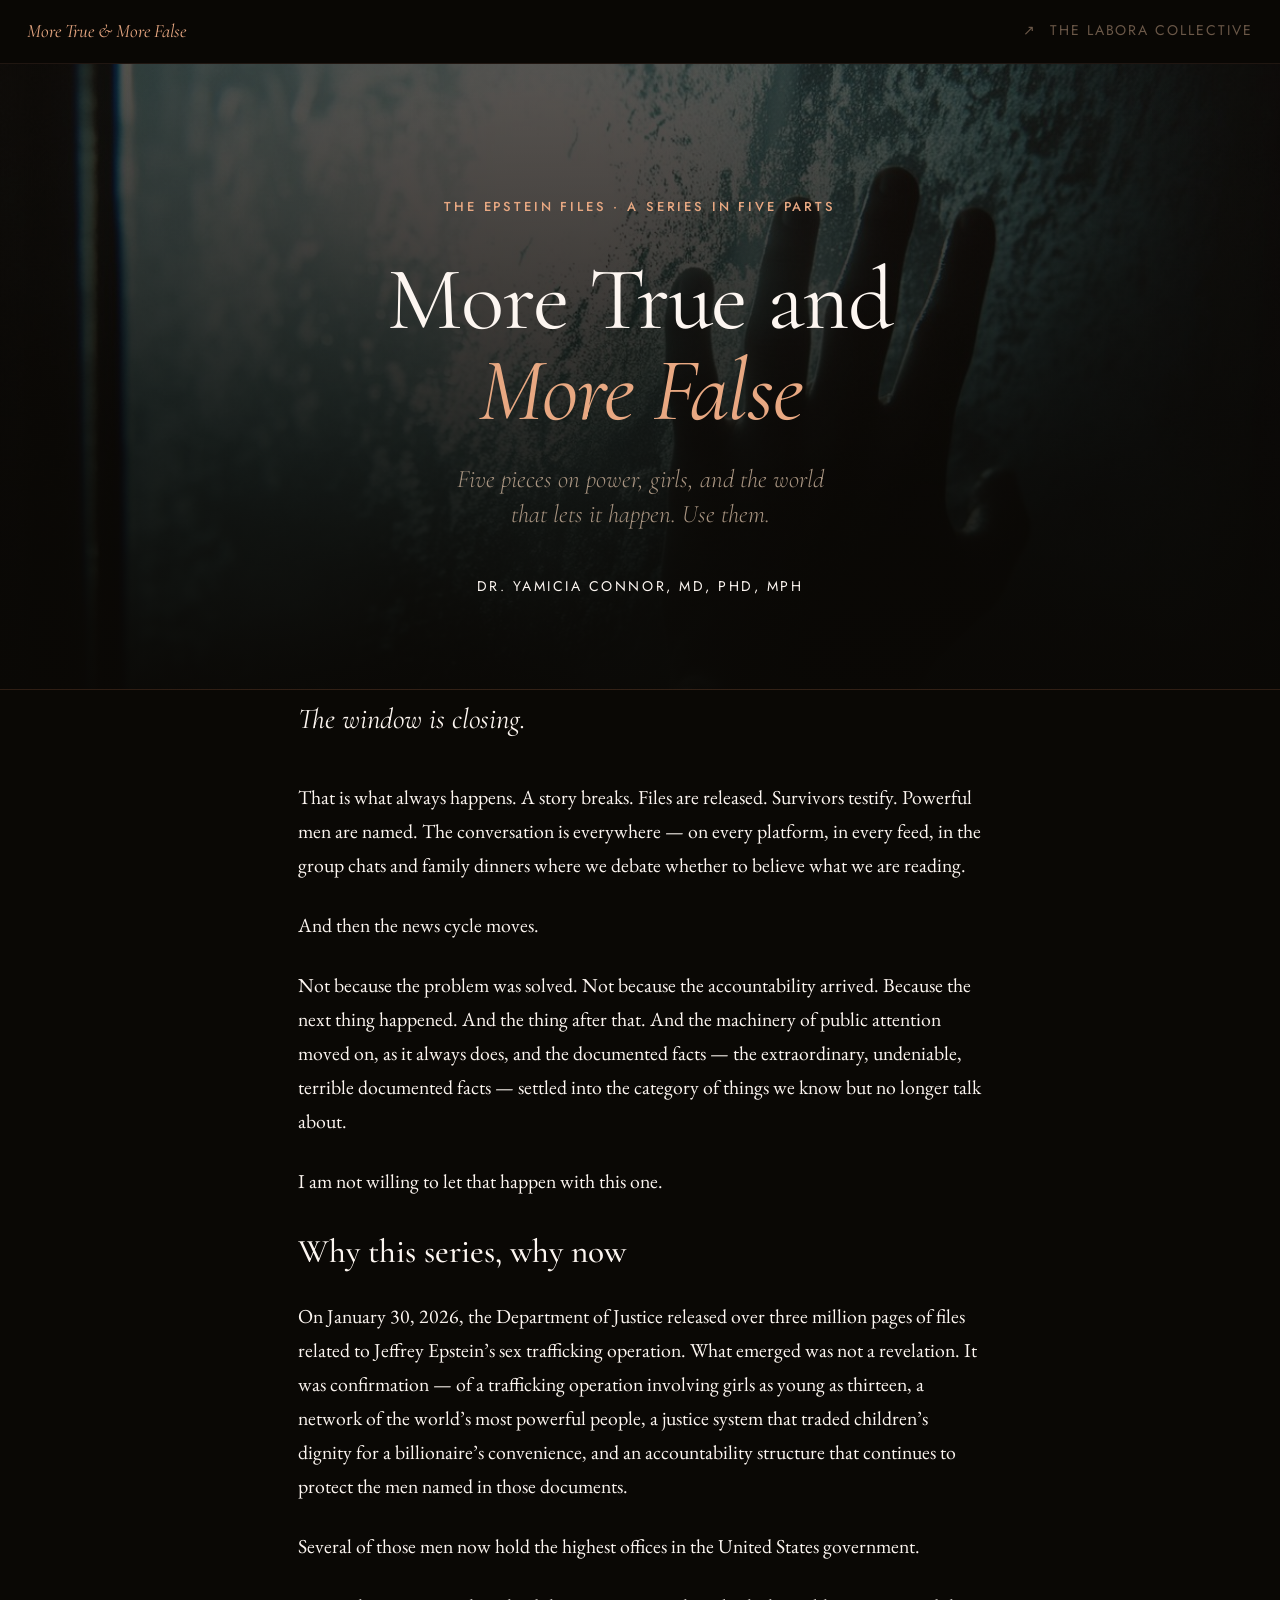
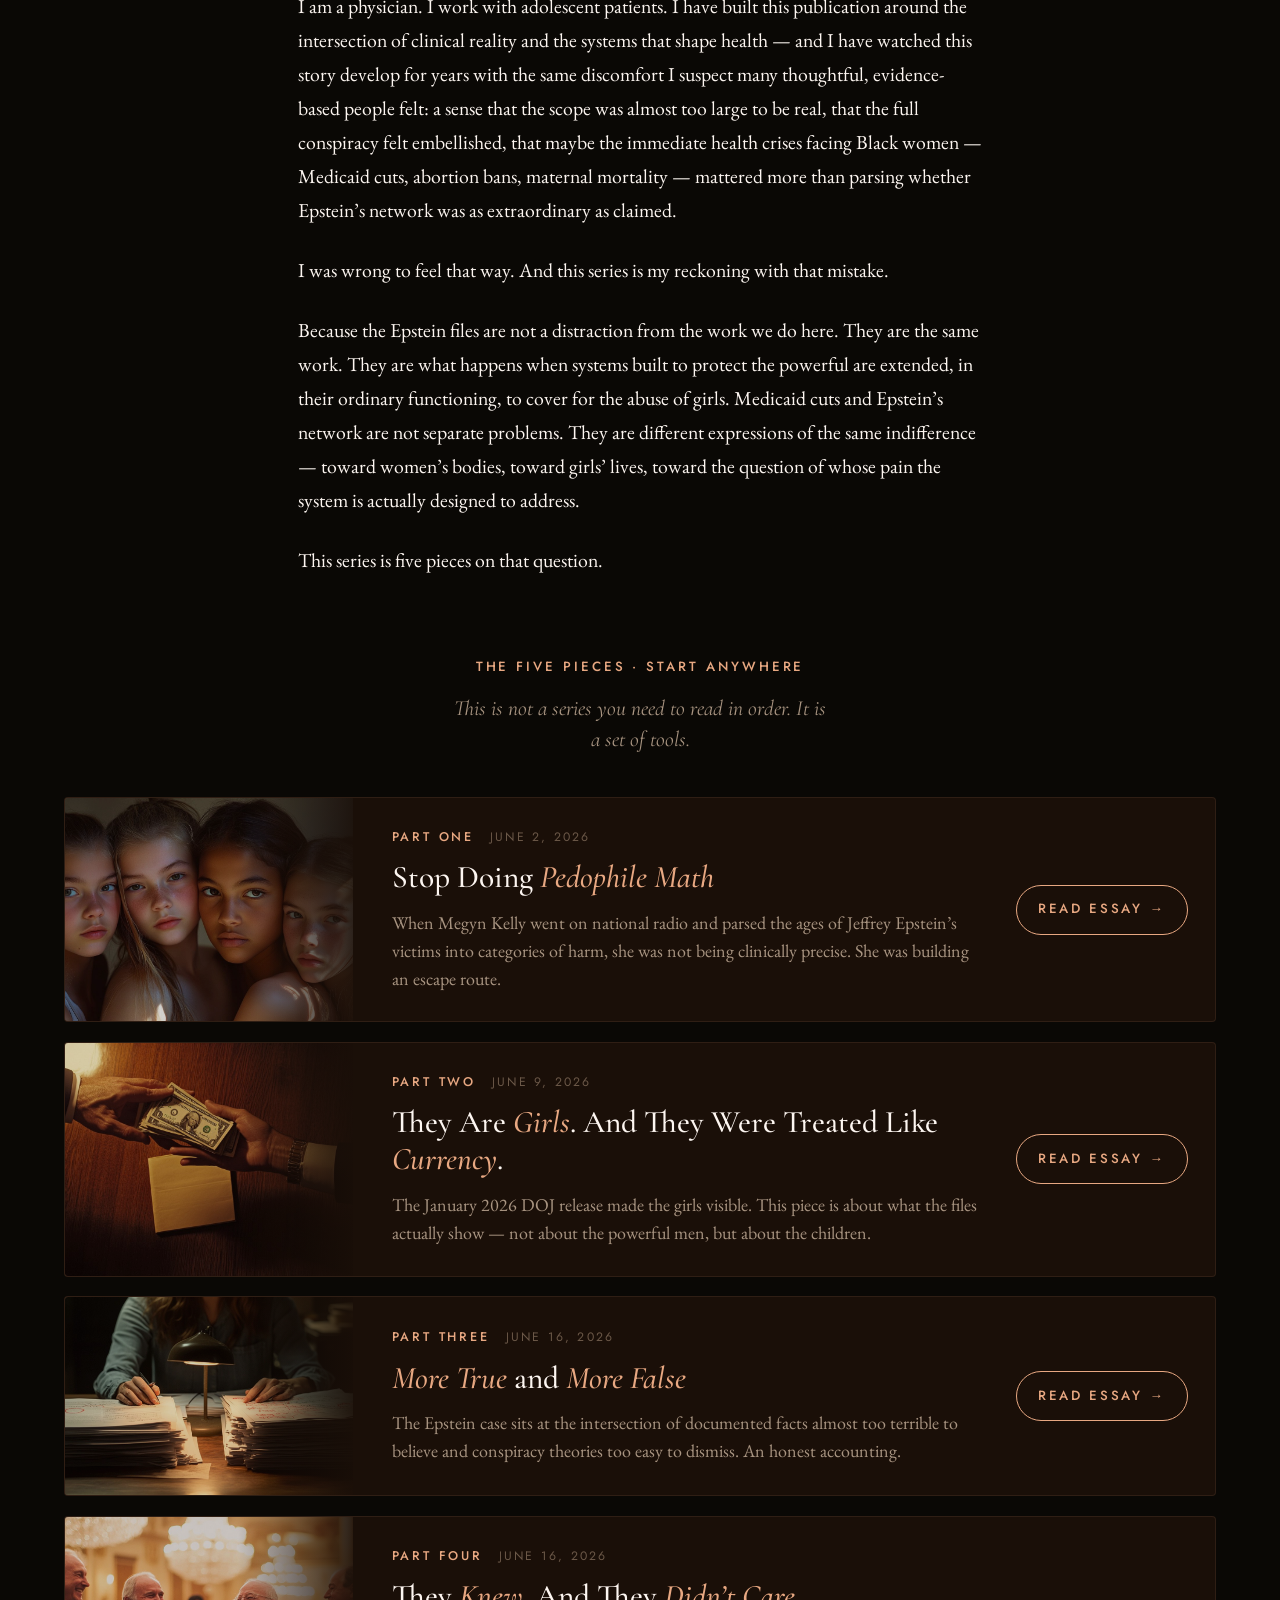
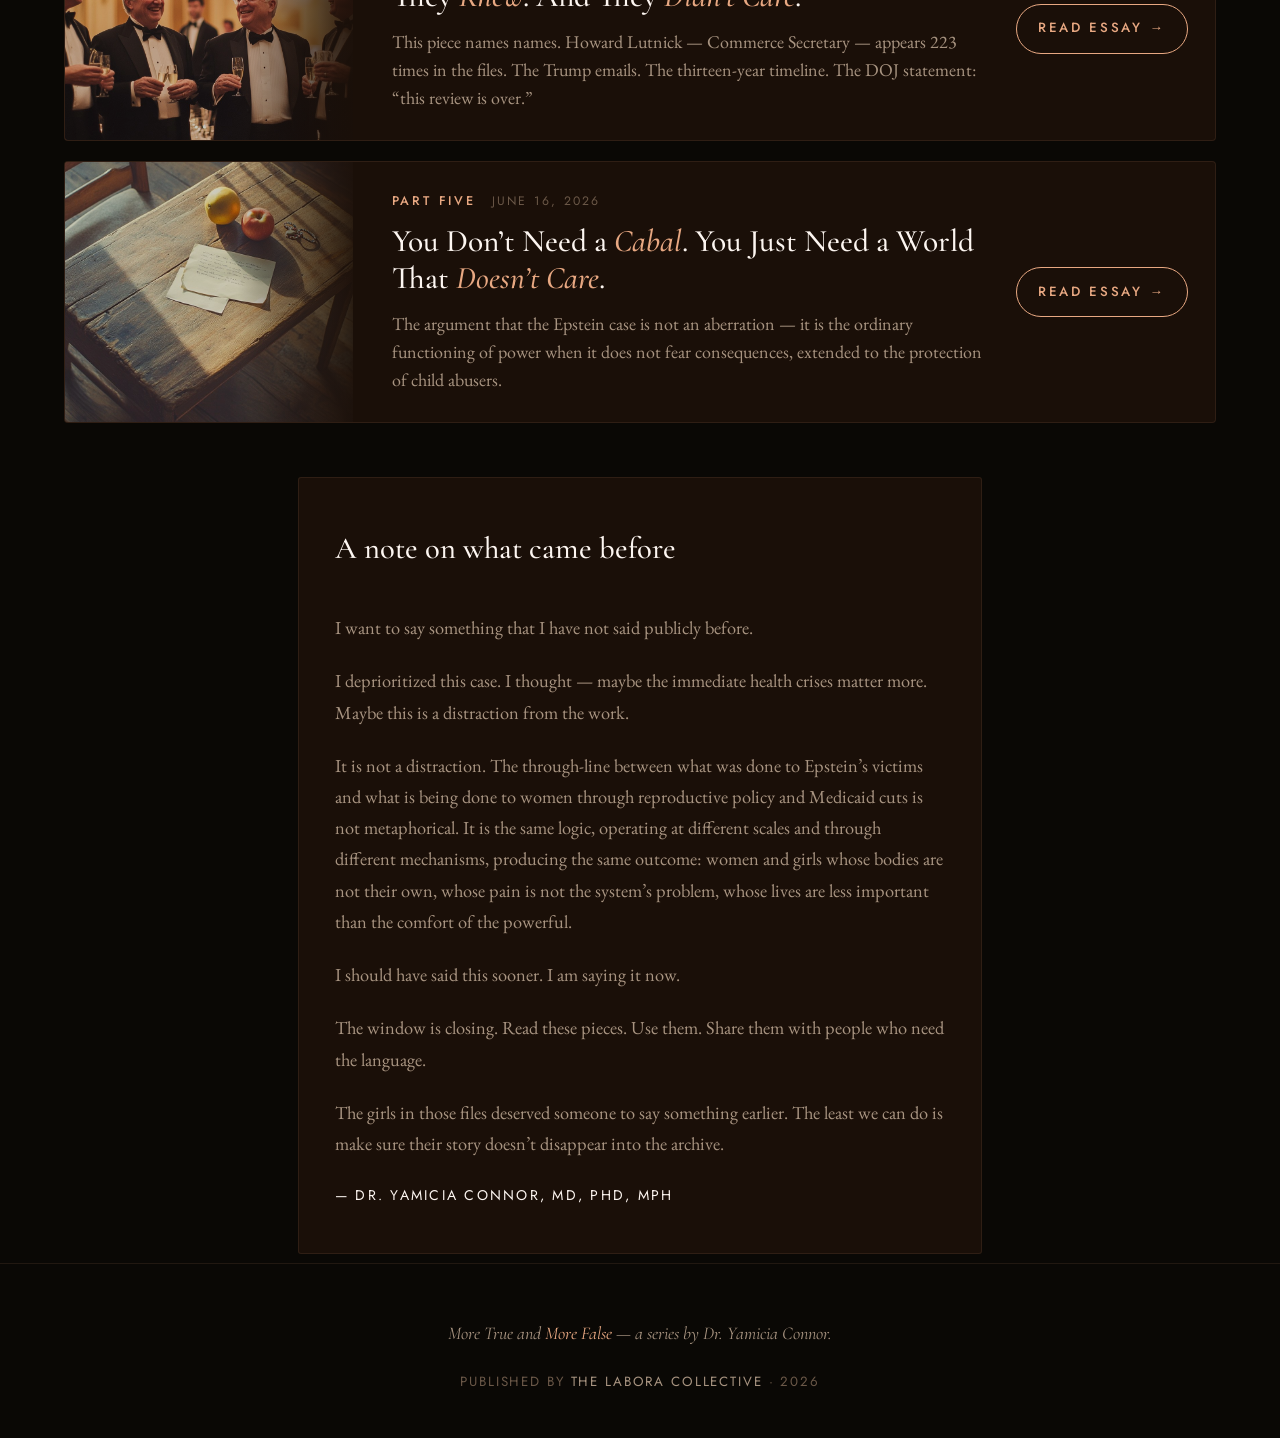
<file: index.html>
<!DOCTYPE html>
<html lang="en">
<head>
<meta charset="utf-8">
<meta name="viewport" content="width=device-width, initial-scale=1">
<title>More True and More False — The Epstein Files Series — The Labora Collective</title>
<meta name="description" content="Five pieces on what the Epstein files reveal about power, girls, and accountability — and how to use them before the window closes.">
<meta name="author" content="Dr. Yamicia Connor, MD, PhD, MPH">
<meta name="robots" content="index, follow">
<link rel="canonical" href="https://moretruemorefalse.laboracollective.com/">
<meta property="og:type" content="website">
<meta property="og:title" content="More True and More False — A Pack for This Moment">
<meta property="og:description" content="Five pieces on power, girls, and the world that lets it happen. Use them.">
<meta property="og:url" content="https://moretruemorefalse.laboracollective.com/">
<meta property="og:image" content="https://moretruemorefalse.laboracollective.com/assets/img/og-card.jpg">
<meta property="og:site_name" content="The Labora Collective">
<meta name="twitter:card" content="summary_large_image">
<meta name="twitter:title" content="More True and More False — A Pack for This Moment">
<meta name="twitter:description" content="Five pieces on power, girls, and the world that lets it happen. Use them.">
<meta name="twitter:image" content="https://moretruemorefalse.laboracollective.com/assets/img/og-card.jpg">
<link rel="preconnect" href="https://fonts.googleapis.com">
<link rel="preconnect" href="https://fonts.gstatic.com" crossorigin>
<link href="https://fonts.googleapis.com/css2?family=Cormorant+Garamond:ital,wght@0,300;0,400;0,500;0,600;1,400;1,500&family=EB+Garamond:ital,wght@0,400;0,500;0,600;1,400;1,500&family=Jost:wght@300;400;500;600&display=swap" rel="stylesheet">
<link rel="stylesheet" href="assets/css/series.css?v=4">
</head>
<body>

<nav class="site-nav" aria-label="Site">
  <div class="inner">
    <a class="brand" href="index.html"><span class="mark">More True &amp; More False</span></a>
    <a class="crumb" href="https://laboracollective.com"><span class="sep">↗</span> The Labora Collective</a>
  </div>
</nav>

<header class="landing-hero has-image">
  <img class="landing-hero-bg" src="assets/img/og-card.jpg" alt="">
  <div class="landing-hero-overlay"></div>
  <div class="inner">
    <div class="eyebrow">The Epstein Files · A Series in Five Parts</div>
    <h1>More True and <em>More False</em></h1>
    <p class="dek">Five pieces on power, girls, and the world that lets it happen. Use them.</p>
    <div class="byline">
      <span class="author">Dr. Yamicia Connor, MD, PhD, MPH</span>
    </div>
  </div>
</header>

<section class="section section--tight">
  <div class="intro-prose">
    <p class="opening-line">The window is closing.</p>

    <p>That is what always happens. A story breaks. Files are released. Survivors testify. Powerful men are named. The conversation is everywhere — on every platform, in every feed, in the group chats and family dinners where we debate whether to believe what we are reading.</p>

    <p>And then the news cycle moves.</p>

    <p>Not because the problem was solved. Not because the accountability arrived. Because the next thing happened. And the thing after that. And the machinery of public attention moved on, as it always does, and the documented facts — the extraordinary, undeniable, terrible documented facts — settled into the category of things we know but no longer talk about.</p>

    <p>I am not willing to let that happen with this one.</p>
  </div>
</section>

<section class="section section--tight">
  <div class="intro-prose">
    <h2>Why this series, why now</h2>

    <p>On January 30, 2026, the Department of Justice released over three million pages of files related to Jeffrey Epstein’s sex trafficking operation. What emerged was not a revelation. It was confirmation — of a trafficking operation involving girls as young as thirteen, a network of the world’s most powerful people, a justice system that traded children’s dignity for a billionaire’s convenience, and an accountability structure that continues to protect the men named in those documents.</p>

    <p>Several of those men now hold the highest offices in the United States government.</p>

    <p>I am a physician. I work with adolescent patients. I have built this publication around the intersection of clinical reality and the systems that shape health — and I have watched this story develop for years with the same discomfort I suspect many thoughtful, evidence-based people felt: a sense that the scope was almost too large to be real, that the full conspiracy felt embellished, that maybe the immediate health crises facing Black women — Medicaid cuts, abortion bans, maternal mortality — mattered more than parsing whether Epstein’s network was as extraordinary as claimed.</p>

    <p>I was wrong to feel that way. And this series is my reckoning with that mistake.</p>

    <p>Because the Epstein files are not a distraction from the work we do here. They are the same work. They are what happens when systems built to protect the powerful are extended, in their ordinary functioning, to cover for the abuse of girls. Medicaid cuts and Epstein’s network are not separate problems. They are different expressions of the same indifference — toward women’s bodies, toward girls’ lives, toward the question of whose pain the system is actually designed to address.</p>

    <p>This series is five pieces on that question.</p>
  </div>
</section>

<section class="section">
  <h2 class="section-heading">The Five Pieces · Start Anywhere</h2>
  <p class="section-lede">This is not a series you need to read in order. It is a set of tools.</p>

  <div class="pieces-stack">

    <a class="piece-row" id="part-1" href="part-1/index.html">
      <div class="piece-row-thumb">
        <img src="assets/img/part-1-hero.jpg" alt="">
      </div>
      <div class="piece-row-content">
        <div class="piece-row-meta">
          <span class="part-no">Part One</span>
          <span class="part-date">June 2, 2026</span>
        </div>
        <h3>Stop Doing <em>Pedophile Math</em></h3>
        <p>When Megyn Kelly went on national radio and parsed the ages of Jeffrey Epstein’s victims into categories of harm, she was not being clinically precise. She was building an escape route.</p>
      </div>
      <span class="piece-row-cta">Read essay →</span>
    </a>

    <a class="piece-row" id="part-2" href="part-2/index.html">
      <div class="piece-row-thumb">
        <img src="assets/img/part-2-hero.jpg" alt="">
      </div>
      <div class="piece-row-content">
        <div class="piece-row-meta">
          <span class="part-no">Part Two</span>
          <span class="part-date">June 9, 2026</span>
        </div>
        <h3>They Are <em>Girls</em>. And They Were Treated Like <em>Currency</em>.</h3>
        <p>The January 2026 DOJ release made the girls visible. This piece is about what the files actually show — not about the powerful men, but about the children.</p>
      </div>
      <span class="piece-row-cta">Read essay →</span>
    </a>

    <a class="piece-row" id="part-3" href="part-3/index.html">
      <div class="piece-row-thumb">
        <img src="assets/img/part-3-hero.jpg" alt="">
      </div>
      <div class="piece-row-content">
        <div class="piece-row-meta">
          <span class="part-no">Part Three</span>
          <span class="part-date">June 16, 2026</span>
        </div>
        <h3><em>More True</em> and <em>More False</em></h3>
        <p>The Epstein case sits at the intersection of documented facts almost too terrible to believe and conspiracy theories too easy to dismiss. An honest accounting.</p>
      </div>
      <span class="piece-row-cta">Read essay →</span>
    </a>

    <a class="piece-row" id="part-4" href="part-4/index.html">
      <div class="piece-row-thumb">
        <img src="assets/img/part-4-hero.jpg" alt="">
      </div>
      <div class="piece-row-content">
        <div class="piece-row-meta">
          <span class="part-no">Part Four</span>
          <span class="part-date">June 16, 2026</span>
        </div>
        <h3>They <em>Knew</em>. And They <em>Didn’t Care</em>.</h3>
        <p>This piece names names. Howard Lutnick — Commerce Secretary — appears 223 times in the files. The Trump emails. The thirteen-year timeline. The DOJ statement: “this review is over.”</p>
      </div>
      <span class="piece-row-cta">Read essay →</span>
    </a>

    <a class="piece-row" id="part-5" href="part-5/index.html">
      <div class="piece-row-thumb">
        <img src="assets/img/part-5-hero.jpg" alt="">
      </div>
      <div class="piece-row-content">
        <div class="piece-row-meta">
          <span class="part-no">Part Five</span>
          <span class="part-date">June 16, 2026</span>
        </div>
        <h3>You Don’t Need a <em>Cabal</em>. You Just Need a World That <em>Doesn’t Care</em>.</h3>
        <p>The argument that the Epstein case is not an aberration — it is the ordinary functioning of power when it does not fear consequences, extended to the protection of child abusers.</p>
      </div>
      <span class="piece-row-cta">Read essay →</span>
    </a>

  </div>
</section>

<section class="section section--tight">
  <div class="end-note">
    <h2>A note on what came before</h2>

    <p>I want to say something that I have not said publicly before.</p>

    <p>I deprioritized this case. I thought — maybe the immediate health crises matter more. Maybe this is a distraction from the work.</p>

    <p>It is not a distraction. The through-line between what was done to Epstein’s victims and what is being done to women through reproductive policy and Medicaid cuts is not metaphorical. It is the same logic, operating at different scales and through different mechanisms, producing the same outcome: women and girls whose bodies are not their own, whose pain is not the system’s problem, whose lives are less important than the comfort of the powerful.</p>

    <p>I should have said this sooner. I am saying it now.</p>

    <p>The window is closing. Read these pieces. Use them. Share them with people who need the language.</p>

    <p>The girls in those files deserved someone to say something earlier. The least we can do is make sure their story doesn’t disappear into the archive.</p>

    <div class="signature">— Dr. Yamicia Connor, MD, PhD, MPH</div>
  </div>
</section>

<footer class="site-footer">
  <div class="inner">
    <div class="colophon">More True and <em>More False</em> — a series by Dr. Yamicia Connor.</div>
    <div>Published by <a href="https://laboracollective.com">The Labora Collective</a> · 2026</div>
  </div>
</footer>

</body>
</html>
</file>
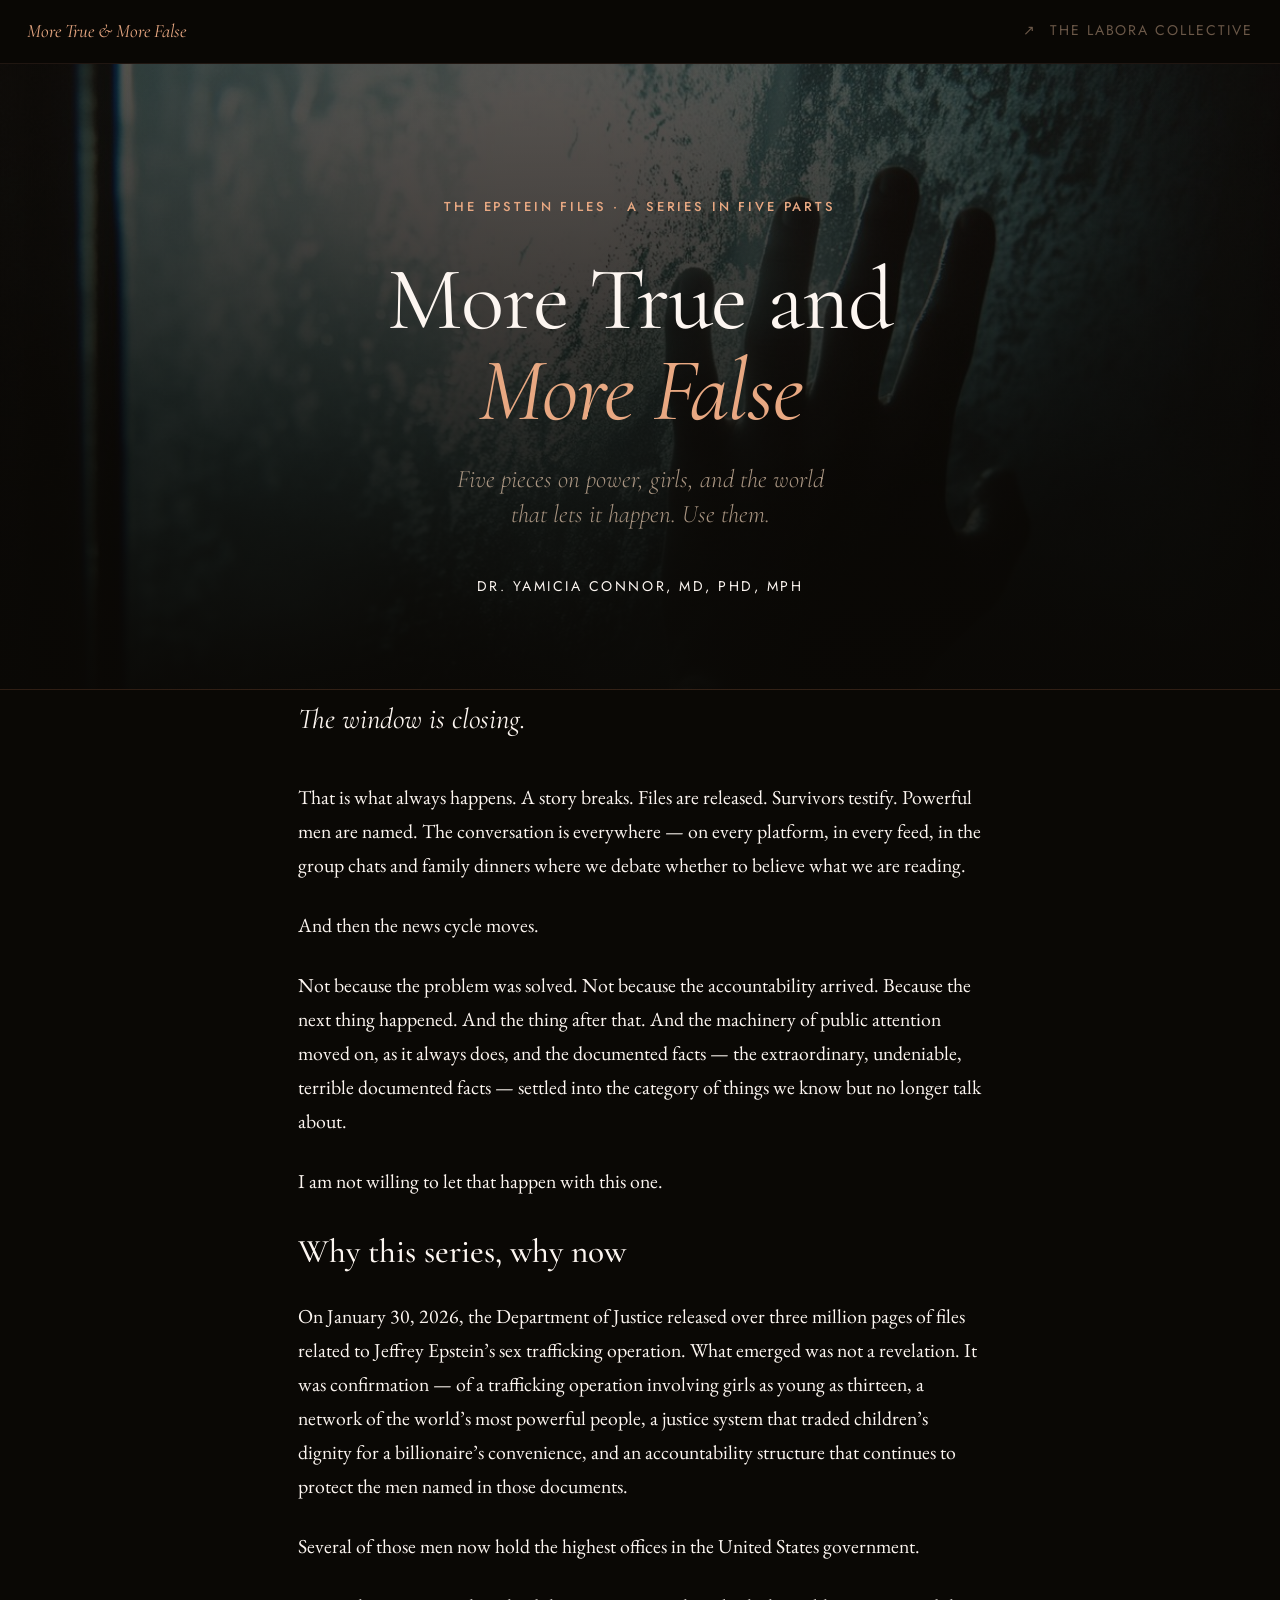
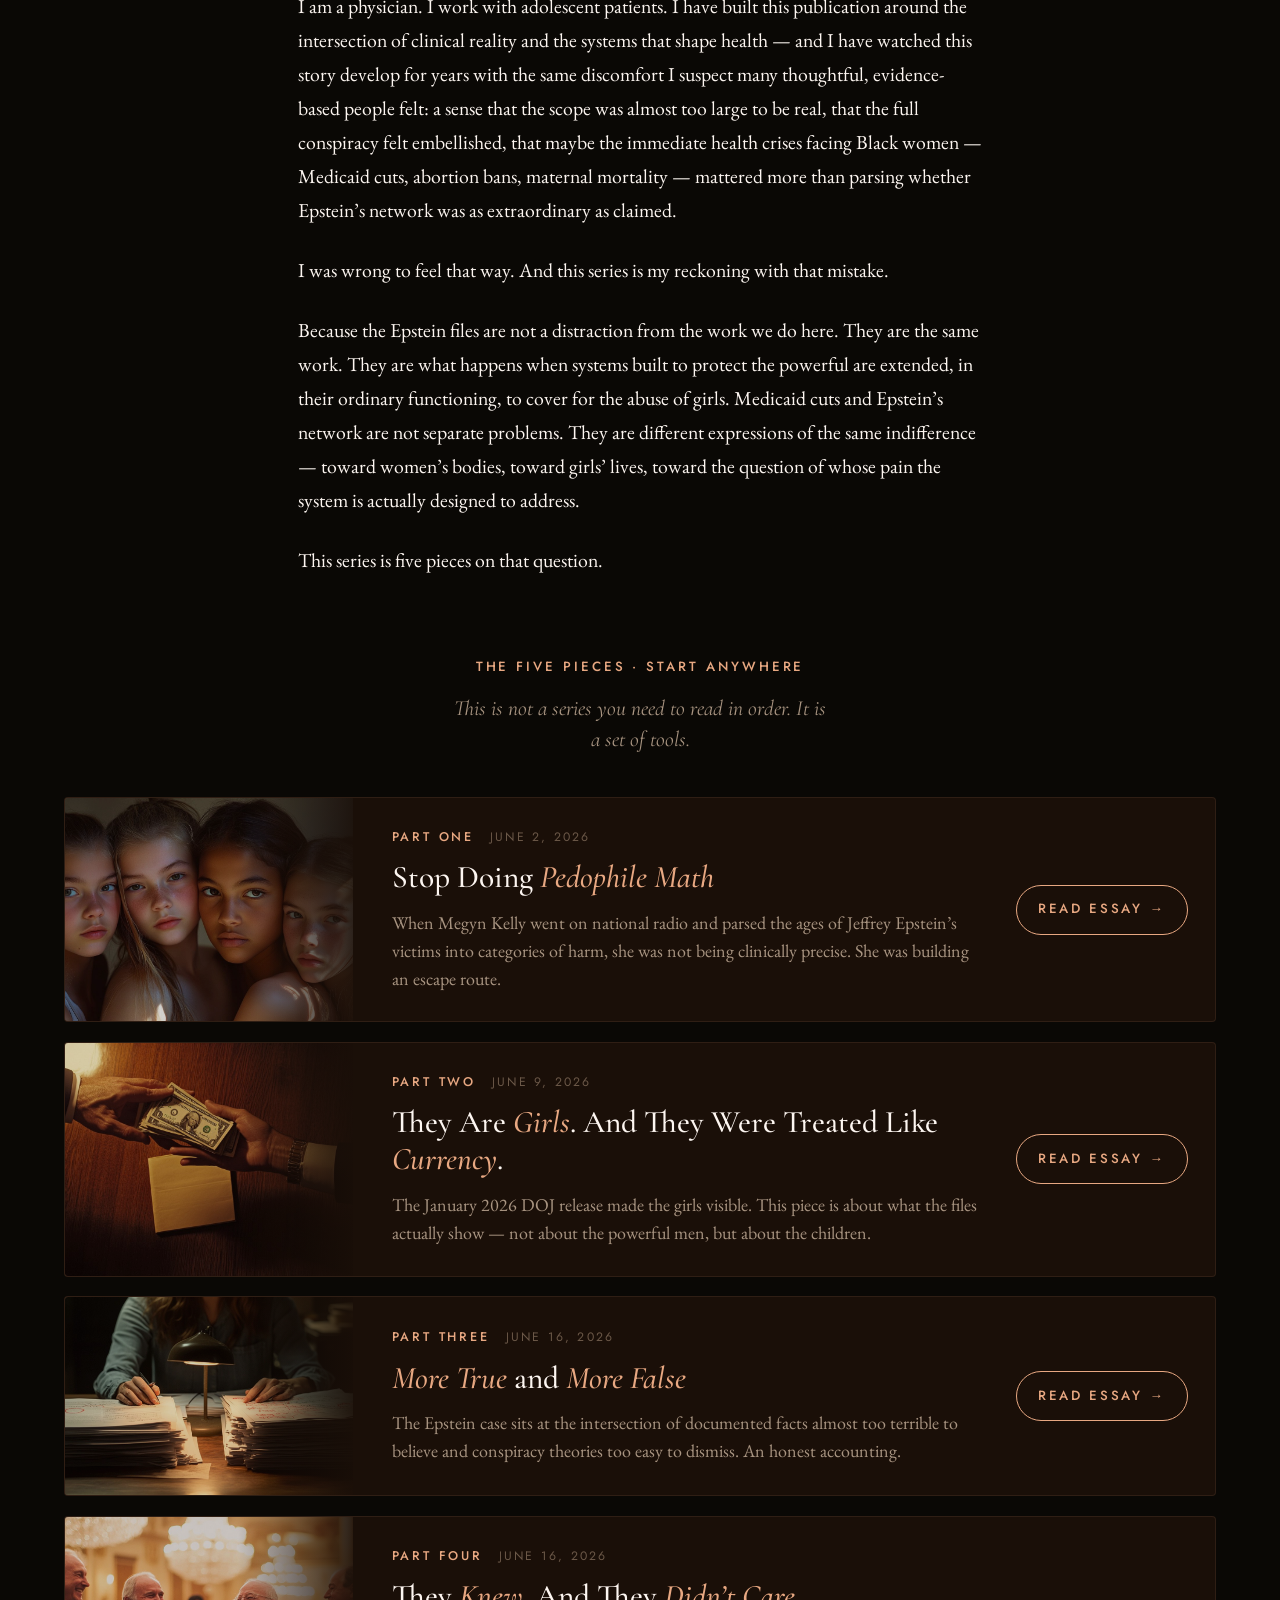
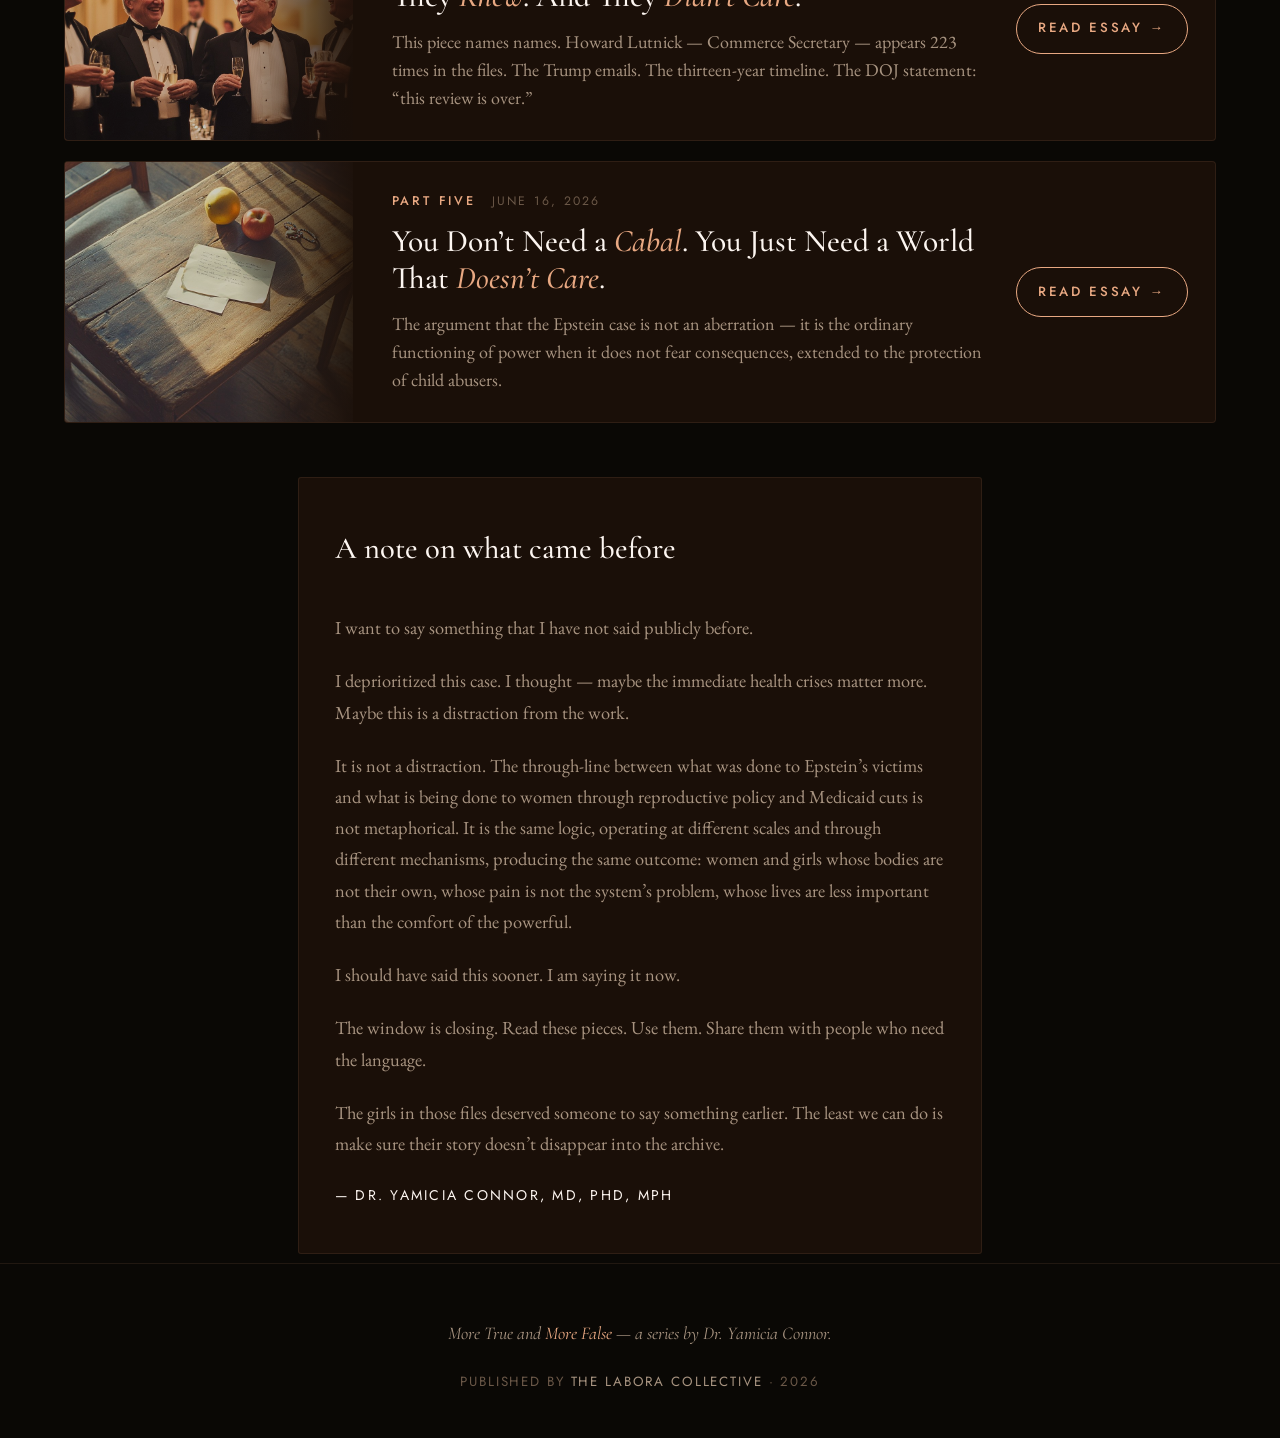
<file: part-0/index.html>
<!DOCTYPE html>
<html lang="en">
<head>
<meta charset="utf-8">
<title>Redirecting…</title>
<link rel="canonical" href="https://moretruemorefalse.laboracollective.com/">
<meta http-equiv="refresh" content="0; url=../">
<meta name="robots" content="noindex">
<script>location.replace("../");</script>
</head>
<body>
<p>This page has moved. <a href="../">Go to the series home →</a></p>
</body>
</html>
</file>
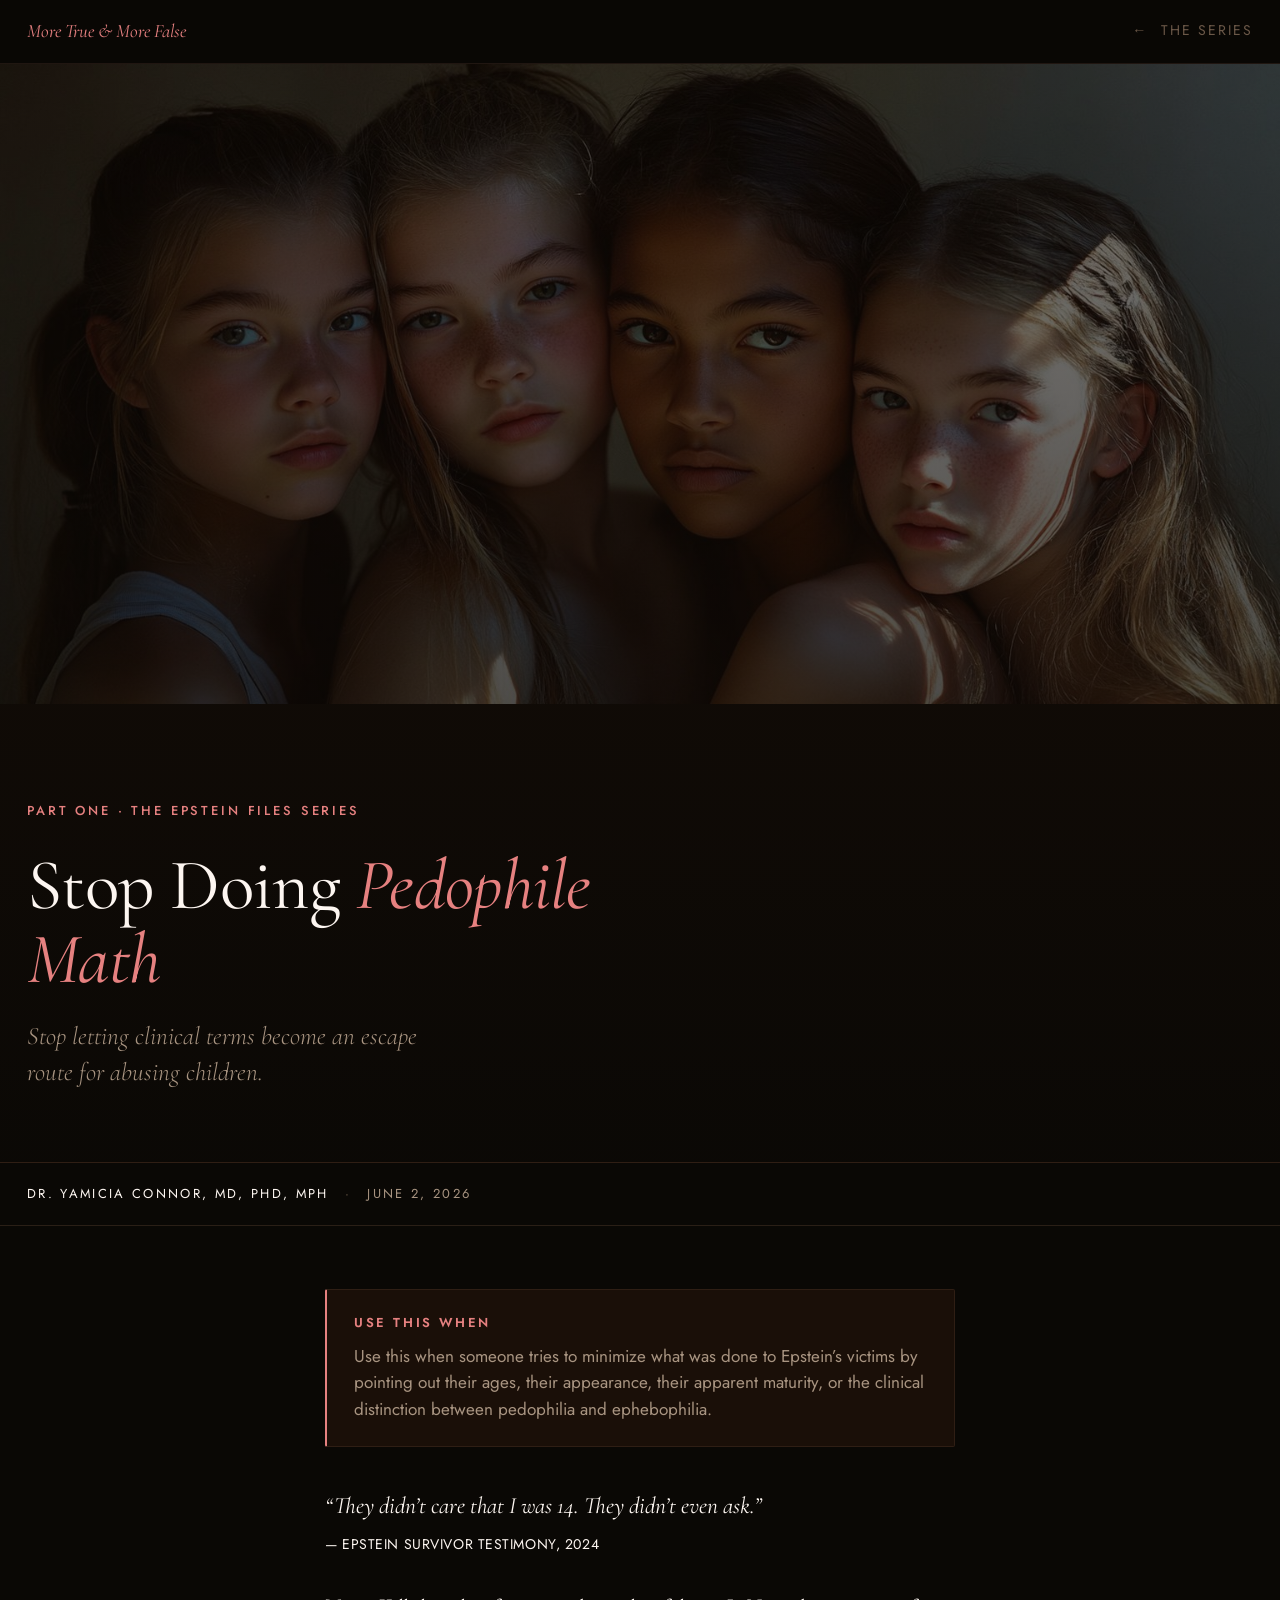
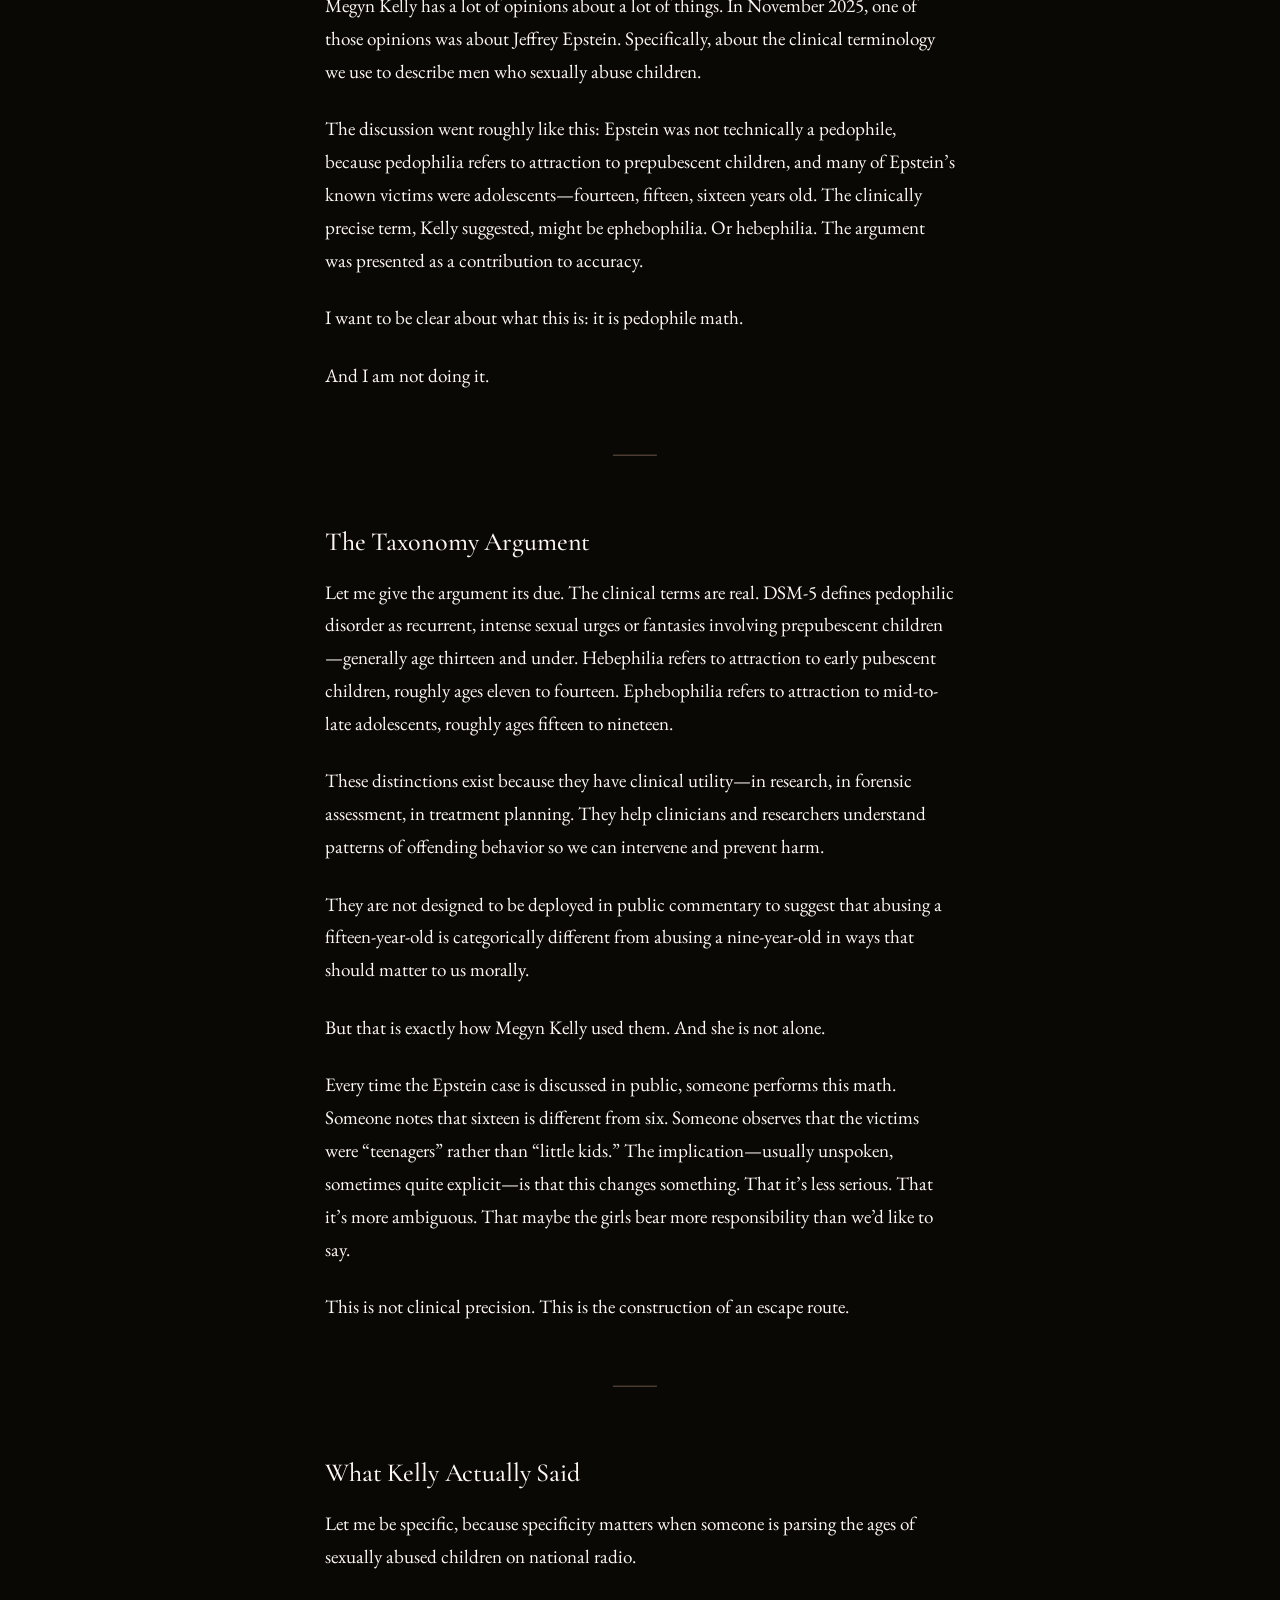
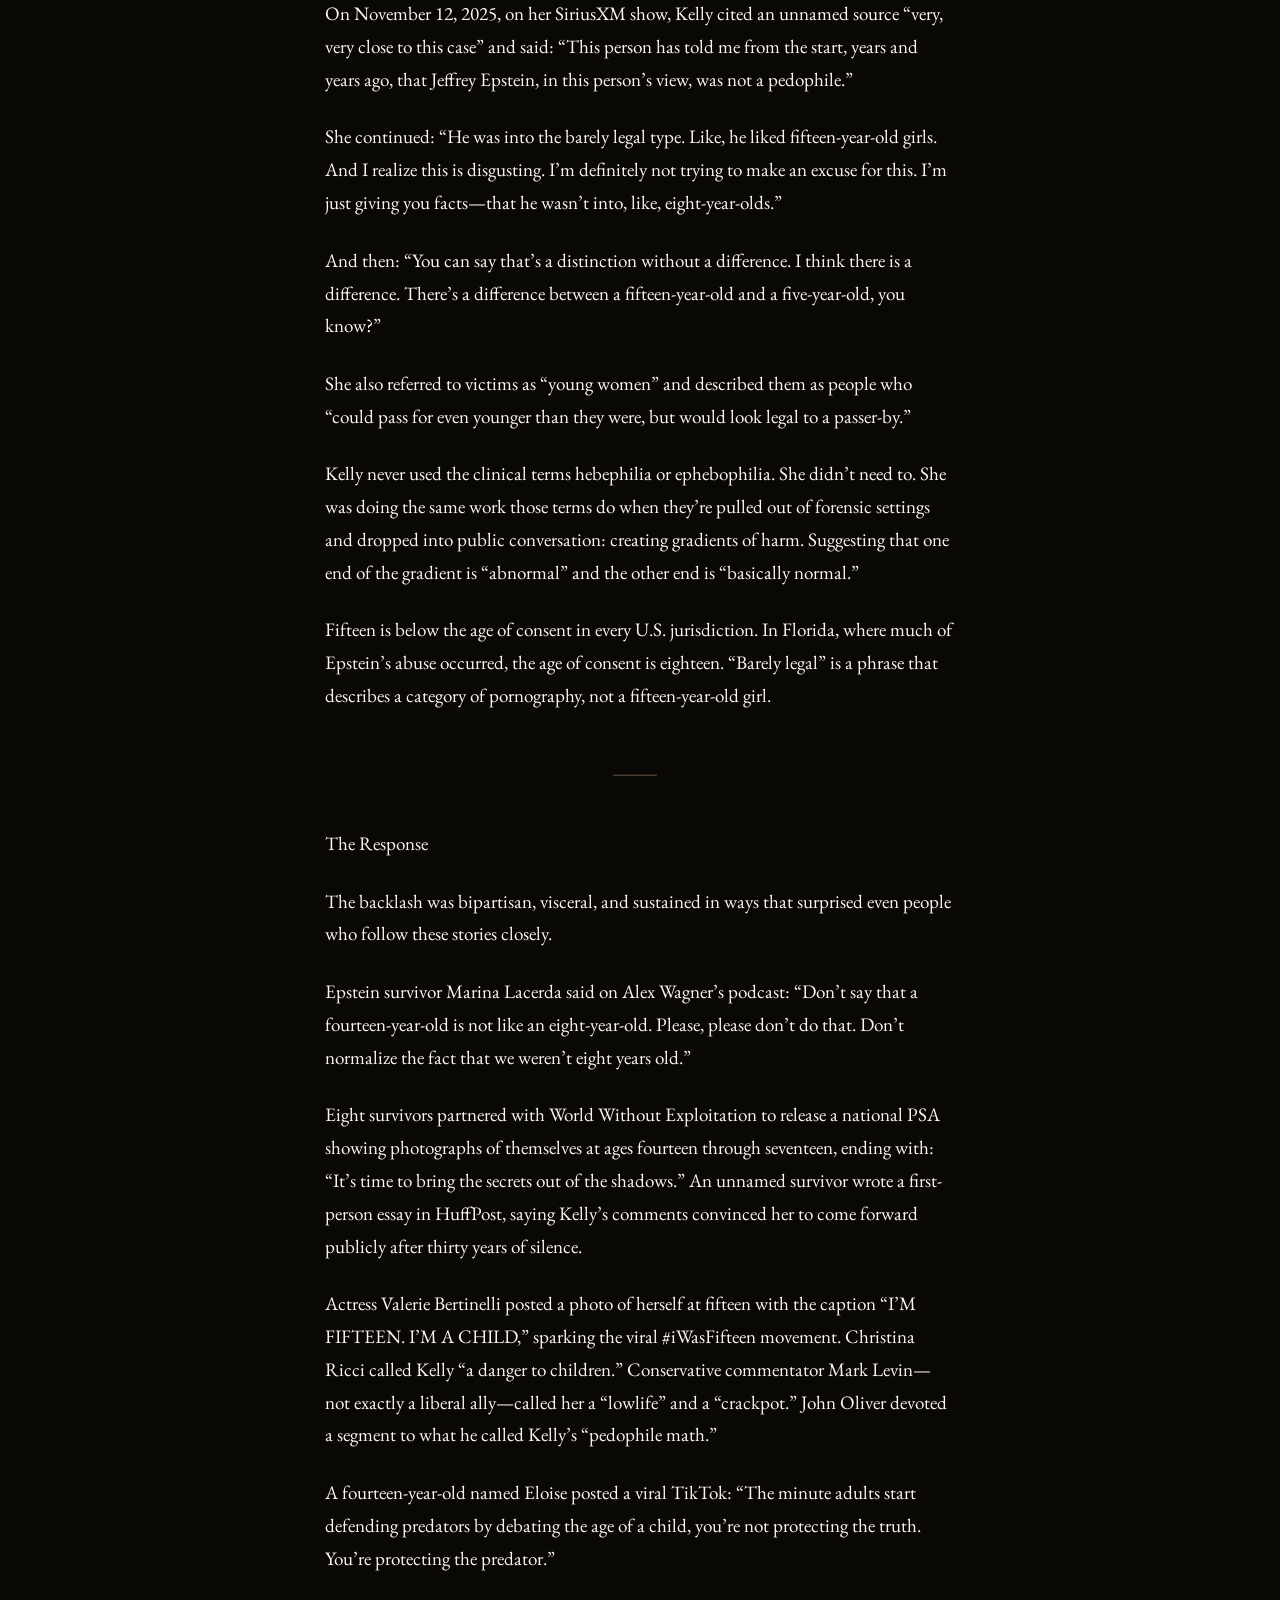
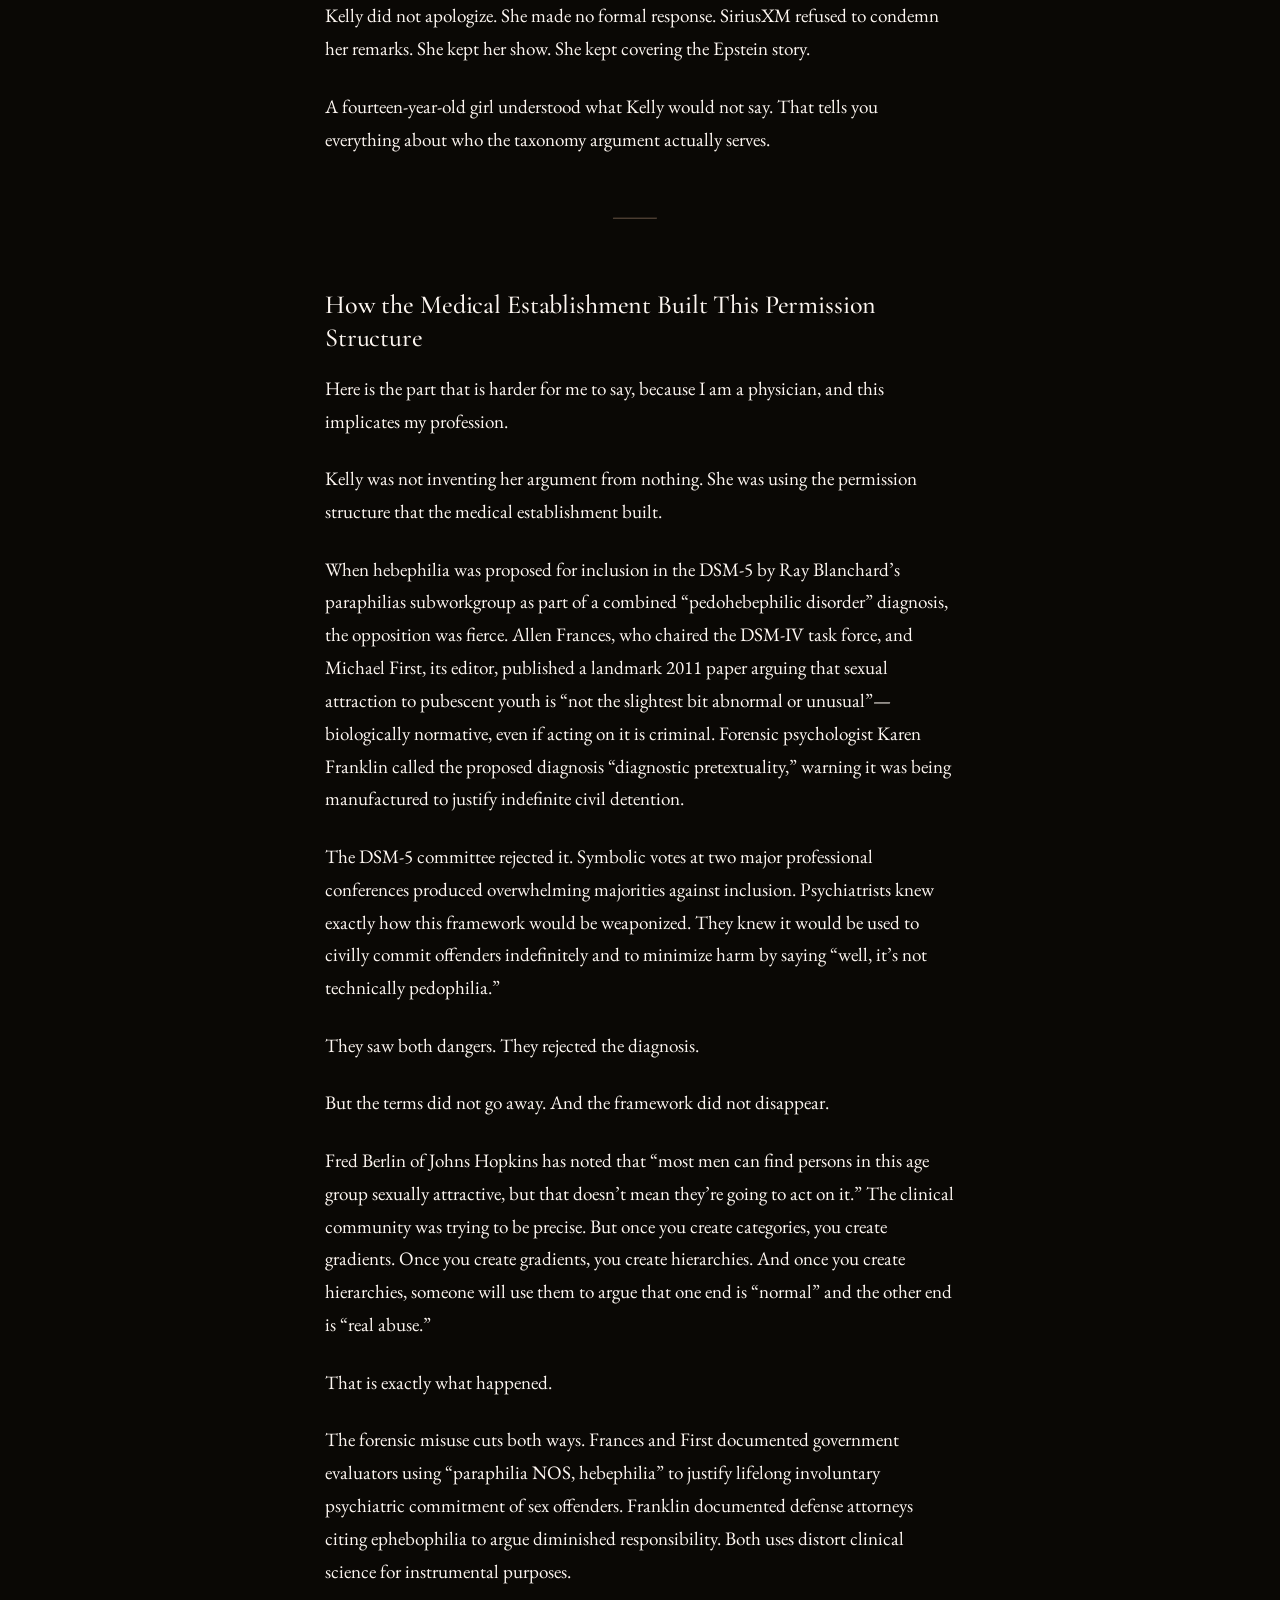
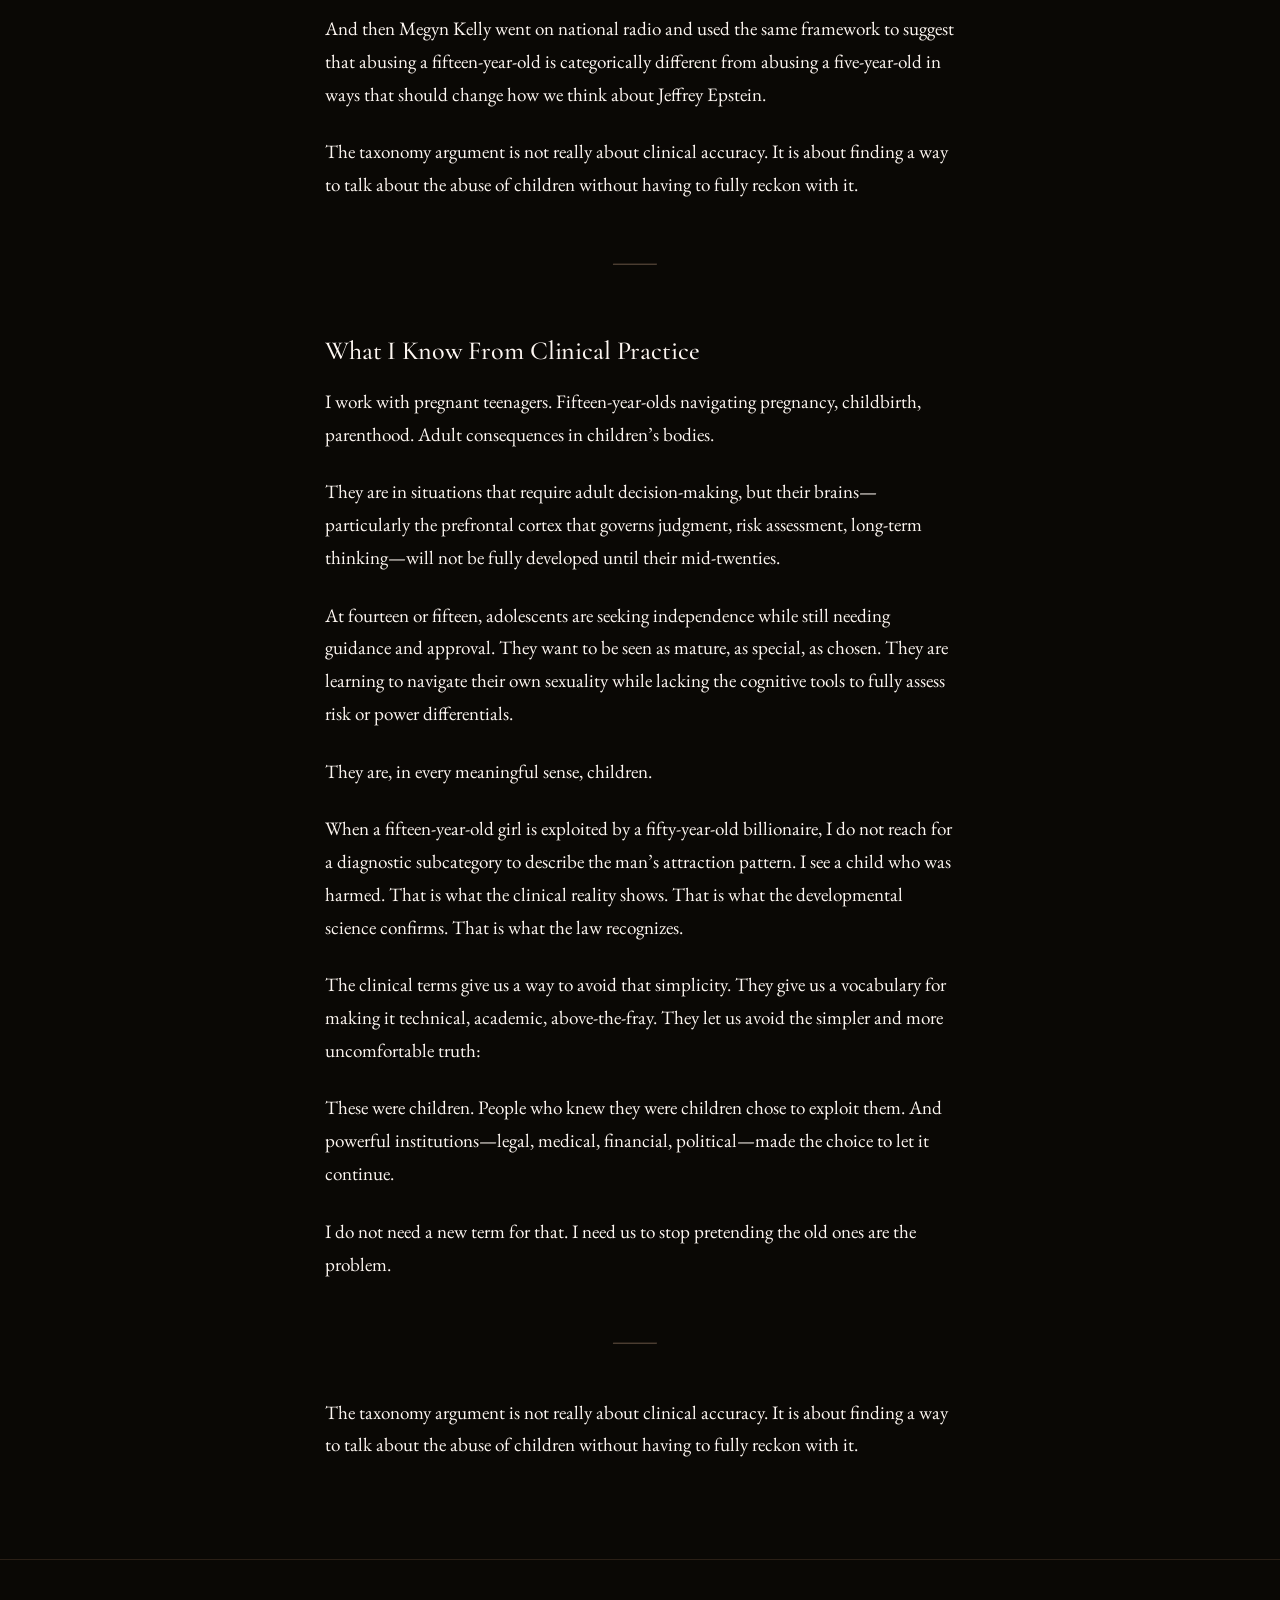
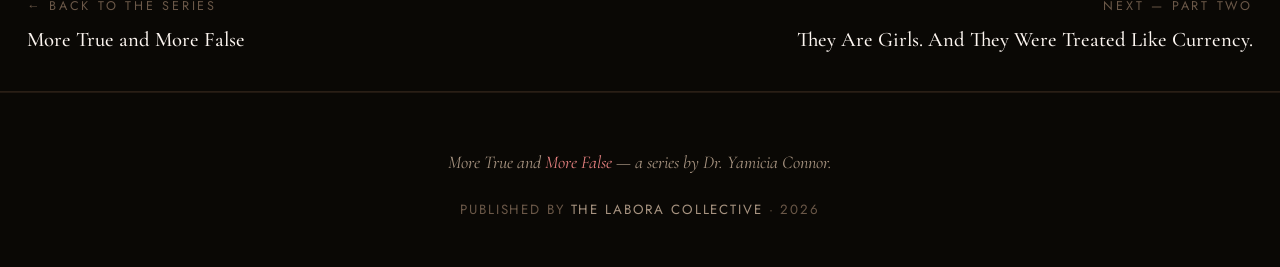
<file: part-1/index.html>
<!DOCTYPE html>
<html lang="en">
<head>
<meta charset="utf-8">
<meta name="viewport" content="width=device-width, initial-scale=1">
<title>Stop Doing Pedophile Math — More True and More False — The Labora Collective</title>
<meta name="description" content="Stop letting clinical terms become an escape route for abusing children.">
<meta name="author" content="Dr. Yamicia Connor, MD, PhD, MPH">
<meta name="robots" content="index, follow">
<link rel="canonical" href="https://moretruemorefalse.laboracollective.com/part-1/">
<meta property="og:type" content="article">
<meta property="og:title" content="Part One: Stop Doing Pedophile Math">
<meta property="og:description" content="Stop letting clinical terms become an escape route for abusing children.">
<meta property="og:url" content="https://moretruemorefalse.laboracollective.com/part-1/">
<meta property="og:image" content="https://moretruemorefalse.laboracollective.com/assets/img/part-1-hero.jpg">
<meta property="og:site_name" content="The Labora Collective">
<meta name="twitter:card" content="summary_large_image">
<meta name="twitter:title" content="Part One: Stop Doing Pedophile Math">
<meta name="twitter:description" content="Stop letting clinical terms become an escape route for abusing children.">
<meta name="twitter:image" content="https://moretruemorefalse.laboracollective.com/assets/img/part-1-hero.jpg">
<link rel="preconnect" href="https://fonts.googleapis.com">
<link rel="preconnect" href="https://fonts.gstatic.com" crossorigin>
<link href="https://fonts.googleapis.com/css2?family=Cormorant+Garamond:ital,wght@0,300;0,400;0,500;0,600;1,400;1,500&family=EB+Garamond:ital,wght@0,400;0,500;0,600;1,400;1,500&family=Jost:wght@300;400;500;600&display=swap" rel="stylesheet">
<link rel="stylesheet" href="../assets/css/series.css?v=4">
</head>
<body class="cadence-essay">
<nav class="site-nav" aria-label="Site">
  <div class="inner">
    <a class="brand" href="../index.html"><span class="mark">More True &amp; More False</span></a>
    <a class="crumb" href="../index.html"><span class="sep">←</span> The Series</a>
  </div>
</nav>

<header class="anchor "><img src="../assets/img/part-1-hero.jpg" alt="Part 1: Stop Doing Pedophile Math — anchor image"><div class="overlay"></div>
  <div class="anchor-inner">
    <div class="eyebrow">Part One · The Epstein Files Series</div>
    <h1>Stop Doing <em>Pedophile Math</em></h1>
    <p class="dek">Stop letting clinical terms become an escape route for abusing children.</p>
  </div>
</header>
<section class="meta-strip">
  <div class="inner">
    <span class="author">Dr. Yamicia Connor, MD, PhD, MPH</span>
    <span class="sep">·</span>
    <span class="date">June 2, 2026</span>
  </div>
</section>
<main>
  <article class="prose">
    <div class="use-when">
      <strong>Use this when</strong>
      Use this when someone tries to minimize what was done to Epstein’s victims by pointing out their ages, their appearance, their apparent maturity, or the clinical distinction between pedophilia and ephebophilia.
    </div>
<blockquote class="epigraph">“They didn’t care that I was 14. They didn’t even ask.”</blockquote>
<p class="attribution">— Epstein survivor testimony, 2024</p>
<p>Megyn Kelly has a lot of opinions about a lot of things. In November 2025, one of those opinions was about Jeffrey Epstein. Specifically, about the clinical terminology we use to describe men who sexually abuse children.</p>
<p>The discussion went roughly like this: Epstein was not technically a pedophile, because pedophilia refers to attraction to prepubescent children, and many of Epstein’s known victims were adolescents—fourteen, fifteen, sixteen years old. The clinically precise term, Kelly suggested, might be ephebophilia. Or hebephilia. The argument was presented as a contribution to accuracy.</p>
<p>I want to be clear about what this is: it is pedophile math.</p>
<p>And I am not doing it.</p>
<div class="divider" role="separator" aria-hidden="true"></div>
<h3>The Taxonomy Argument</h3>
<p>Let me give the argument its due. The clinical terms are real. DSM-5 defines pedophilic disorder as recurrent, intense sexual urges or fantasies involving prepubescent children—generally age thirteen and under. Hebephilia refers to attraction to early pubescent children, roughly ages eleven to fourteen. Ephebophilia refers to attraction to mid-to-late adolescents, roughly ages fifteen to nineteen.</p>
<p>These distinctions exist because they have clinical utility—in research, in forensic assessment, in treatment planning. They help clinicians and researchers understand patterns of offending behavior so we can intervene and prevent harm.</p>
<p>They are not designed to be deployed in public commentary to suggest that abusing a fifteen-year-old is categorically different from abusing a nine-year-old in ways that should matter to us morally.</p>
<p>But that is exactly how Megyn Kelly used them. And she is not alone.</p>
<p>Every time the Epstein case is discussed in public, someone performs this math. Someone notes that sixteen is different from six. Someone observes that the victims were “teenagers” rather than “little kids.” The implication—usually unspoken, sometimes quite explicit—is that this changes something. That it’s less serious. That it’s more ambiguous. That maybe the girls bear more responsibility than we’d like to say.</p>
<p>This is not clinical precision. This is the construction of an escape route.</p>
<div class="divider" role="separator" aria-hidden="true"></div>
<h3>What Kelly Actually Said</h3>
<p>Let me be specific, because specificity matters when someone is parsing the ages of sexually abused children on national radio.</p>
<p>On November 12, 2025, on her SiriusXM show, Kelly cited an unnamed source “very, very close to this case” and said: “This person has told me from the start, years and years ago, that Jeffrey Epstein, in this person’s view, was not a pedophile.”</p>
<p>She continued: “He was into the barely legal type. Like, he liked fifteen-year-old girls. And I realize this is disgusting. I’m definitely not trying to make an excuse for this. I’m just giving you facts—that he wasn’t into, like, eight-year-olds.”</p>
<p>And then: “You can say that’s a distinction without a difference. I think there is a difference. There’s a difference between a fifteen-year-old and a five-year-old, you know?”</p>
<p>She also referred to victims as “young women” and described them as people who “could pass for even younger than they were, but would look legal to a passer-by.”</p>
<p>Kelly never used the clinical terms hebephilia or ephebophilia. She didn’t need to. She was doing the same work those terms do when they’re pulled out of forensic settings and dropped into public conversation: creating gradients of harm. Suggesting that one end of the gradient is “abnormal” and the other end is “basically normal.”</p>
<p>Fifteen is below the age of consent in every U.S. jurisdiction. In Florida, where much of Epstein’s abuse occurred, the age of consent is eighteen. “Barely legal” is a phrase that describes a category of pornography, not a fifteen-year-old girl.</p>
<div class="divider" role="separator" aria-hidden="true"></div>
<p>The Response</p>
<p>The backlash was bipartisan, visceral, and sustained in ways that surprised even people who follow these stories closely.</p>
<p>Epstein survivor Marina Lacerda said on Alex Wagner’s podcast: “Don’t say that a fourteen-year-old is not like an eight-year-old. Please, please don’t do that. Don’t normalize the fact that we weren’t eight years old.”</p>
<p>Eight survivors partnered with World Without Exploitation to release a national PSA showing photographs of themselves at ages fourteen through seventeen, ending with: “It’s time to bring the secrets out of the shadows.” An unnamed survivor wrote a first-person essay in HuffPost, saying Kelly’s comments convinced her to come forward publicly after thirty years of silence.</p>
<p>Actress Valerie Bertinelli posted a photo of herself at fifteen with the caption “I’M FIFTEEN. I’M A CHILD,” sparking the viral #iWasFifteen movement. Christina Ricci called Kelly “a danger to children.” Conservative commentator Mark Levin—not exactly a liberal ally—called her a “lowlife” and a “crackpot.” John Oliver devoted a segment to what he called Kelly’s “pedophile math.”</p>
<p>A fourteen-year-old named Eloise posted a viral TikTok: “The minute adults start defending predators by debating the age of a child, you’re not protecting the truth. You’re protecting the predator.”</p>
<p>Kelly did not apologize. She made no formal response. SiriusXM refused to condemn her remarks. She kept her show. She kept covering the Epstein story.</p>
<p>A fourteen-year-old girl understood what Kelly would not say. That tells you everything about who the taxonomy argument actually serves.</p>
<div class="divider" role="separator" aria-hidden="true"></div>
<h3>How the Medical Establishment Built This Permission Structure</h3>
<p>Here is the part that is harder for me to say, because I am a physician, and this implicates my profession.</p>
<p>Kelly was not inventing her argument from nothing. She was using the permission structure that the medical establishment built.</p>
<p>When hebephilia was proposed for inclusion in the DSM-5 by Ray Blanchard’s paraphilias subworkgroup as part of a combined “pedohebephilic disorder” diagnosis, the opposition was fierce. Allen Frances, who chaired the DSM-IV task force, and Michael First, its editor, published a landmark 2011 paper arguing that sexual attraction to pubescent youth is “not the slightest bit abnormal or unusual”—biologically normative, even if acting on it is criminal. Forensic psychologist Karen Franklin called the proposed diagnosis “diagnostic pretextuality,” warning it was being manufactured to justify indefinite civil detention.</p>
<p>The DSM-5 committee rejected it. Symbolic votes at two major professional conferences produced overwhelming majorities against inclusion. Psychiatrists knew exactly how this framework would be weaponized. They knew it would be used to civilly commit offenders indefinitely and to minimize harm by saying “well, it’s not technically pedophilia.”</p>
<p>They saw both dangers. They rejected the diagnosis.</p>
<p>But the terms did not go away. And the framework did not disappear.</p>
<p>Fred Berlin of Johns Hopkins has noted that “most men can find persons in this age group sexually attractive, but that doesn’t mean they’re going to act on it.” The clinical community was trying to be precise. But once you create categories, you create gradients. Once you create gradients, you create hierarchies. And once you create hierarchies, someone will use them to argue that one end is “normal” and the other end is “real abuse.”</p>
<p>That is exactly what happened.</p>
<p>The forensic misuse cuts both ways. Frances and First documented government evaluators using “paraphilia NOS, hebephilia” to justify lifelong involuntary psychiatric commitment of sex offenders. Franklin documented defense attorneys citing ephebophilia to argue diminished responsibility. Both uses distort clinical science for instrumental purposes.</p>
<p>And then Megyn Kelly went on national radio and used the same framework to suggest that abusing a fifteen-year-old is categorically different from abusing a five-year-old in ways that should change how we think about Jeffrey Epstein.</p>
<p>The taxonomy argument is not really about clinical accuracy. It is about finding a way to talk about the abuse of children without having to fully reckon with it.</p>
<div class="divider" role="separator" aria-hidden="true"></div>
<h3>What I Know From Clinical Practice</h3>
<p>I work with pregnant teenagers. Fifteen-year-olds navigating pregnancy, childbirth, parenthood. Adult consequences in children’s bodies.</p>
<p>They are in situations that require adult decision-making, but their brains—particularly the prefrontal cortex that governs judgment, risk assessment, long-term thinking—will not be fully developed until their mid-twenties.</p>
<p>At fourteen or fifteen, adolescents are seeking independence while still needing guidance and approval. They want to be seen as mature, as special, as chosen. They are learning to navigate their own sexuality while lacking the cognitive tools to fully assess risk or power differentials.</p>
<p>They are, in every meaningful sense, children.</p>
<p>When a fifteen-year-old girl is exploited by a fifty-year-old billionaire, I do not reach for a diagnostic subcategory to describe the man’s attraction pattern. I see a child who was harmed. That is what the clinical reality shows. That is what the developmental science confirms. That is what the law recognizes.</p>
<p>The clinical terms give us a way to avoid that simplicity. They give us a vocabulary for making it technical, academic, above-the-fray. They let us avoid the simpler and more uncomfortable truth:</p>
<p>These were children. People who knew they were children chose to exploit them. And powerful institutions—legal, medical, financial, political—made the choice to let it continue.</p>
<p>I do not need a new term for that. I need us to stop pretending the old ones are the problem.</p>
<div class="divider" role="separator" aria-hidden="true"></div>
<p>The taxonomy argument is not really about clinical accuracy. It is about finding a way to talk about the abuse of children without having to fully reckon with it.</p>
  </article>
</main>
<nav class="piece-nav" aria-label="Series navigation">
  <div class="inner">
    <a class="prev" href="../index.html#part-1">
      <span class="label">← Back to The Series</span>
      <span class="title">More True and More False</span>
    </a>
    <a class="next" href="../part-2/index.html">
      <span class="label">Next — Part Two</span>
      <span class="title">They Are Girls. And They Were Treated Like Currency.</span>
    </a>
  </div>
</nav>

<footer class="site-footer">
  <div class="inner">
    <div class="colophon">More True and <em>More False</em> — a series by Dr. Yamicia Connor.</div>
    <div>Published by <a href="https://laboracollective.com">The Labora Collective</a> · 2026</div>
  </div>
</footer>

</body>
</html>
</file>
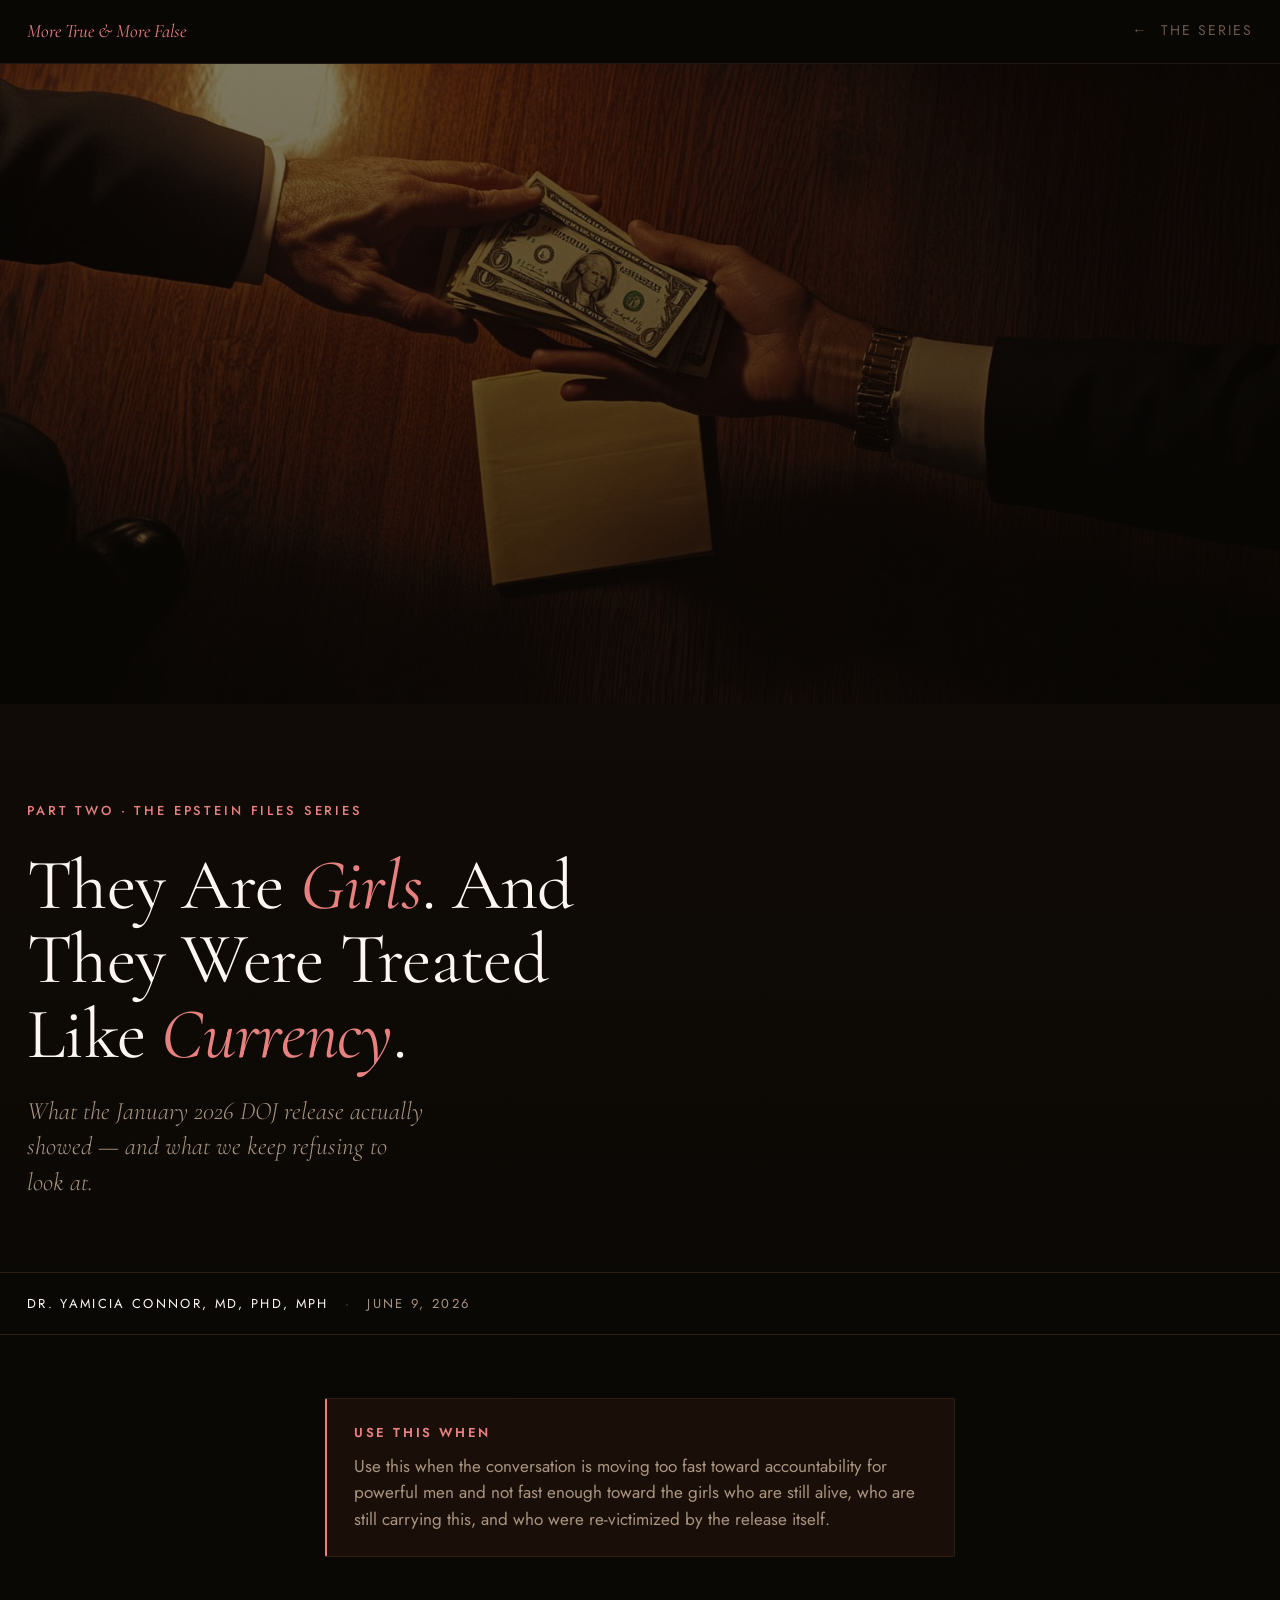
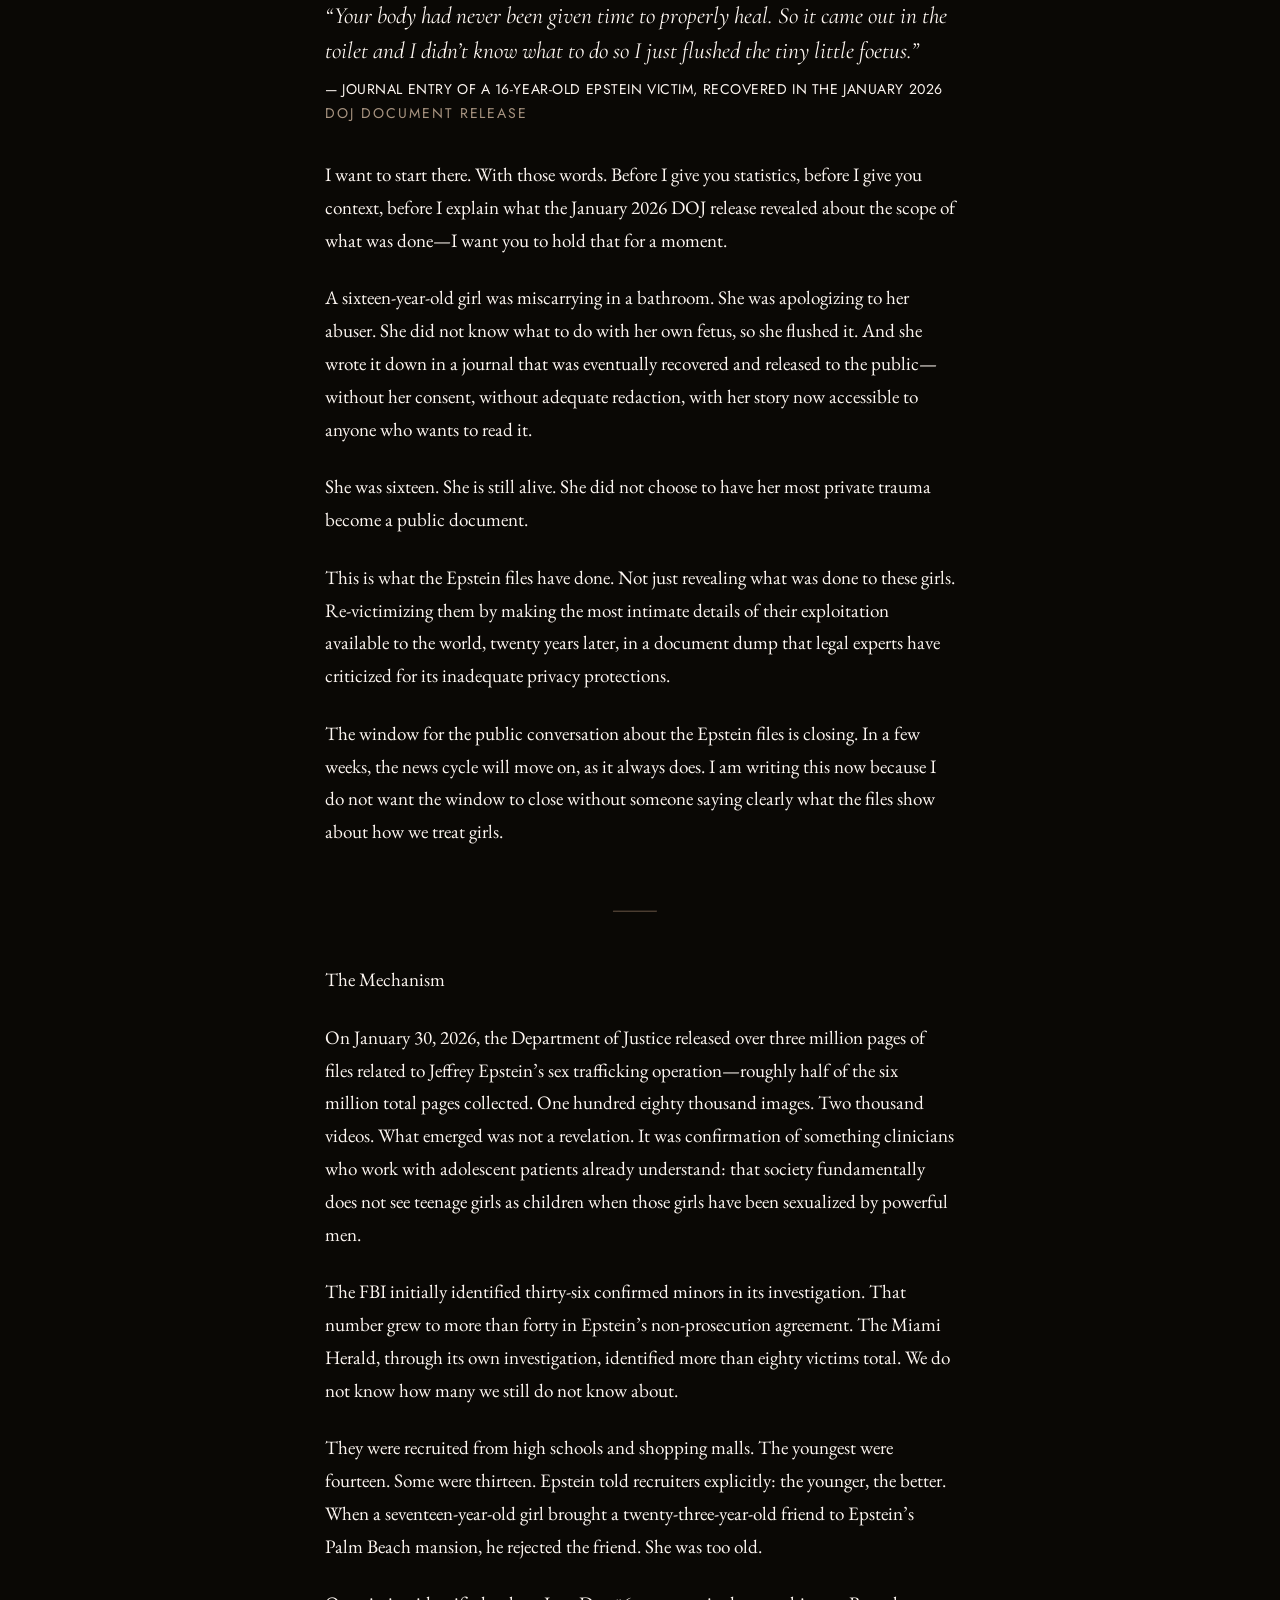
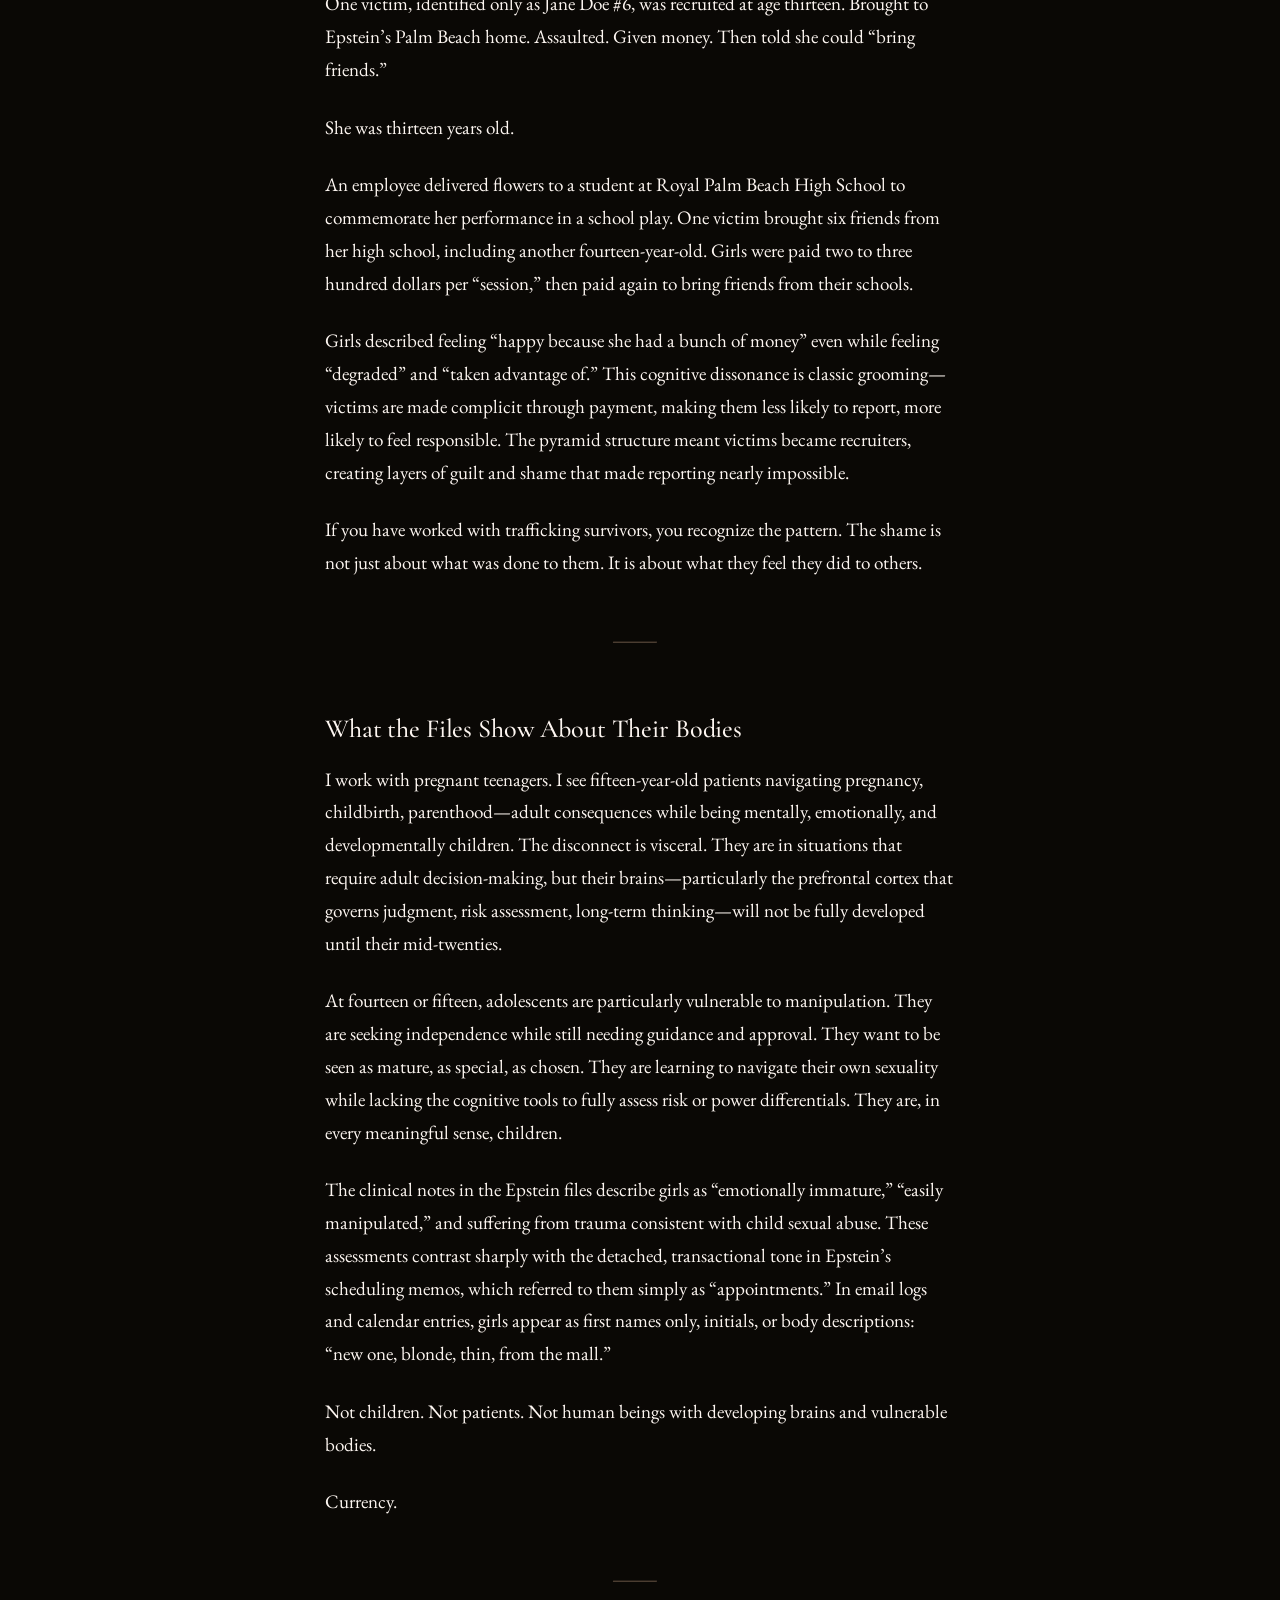
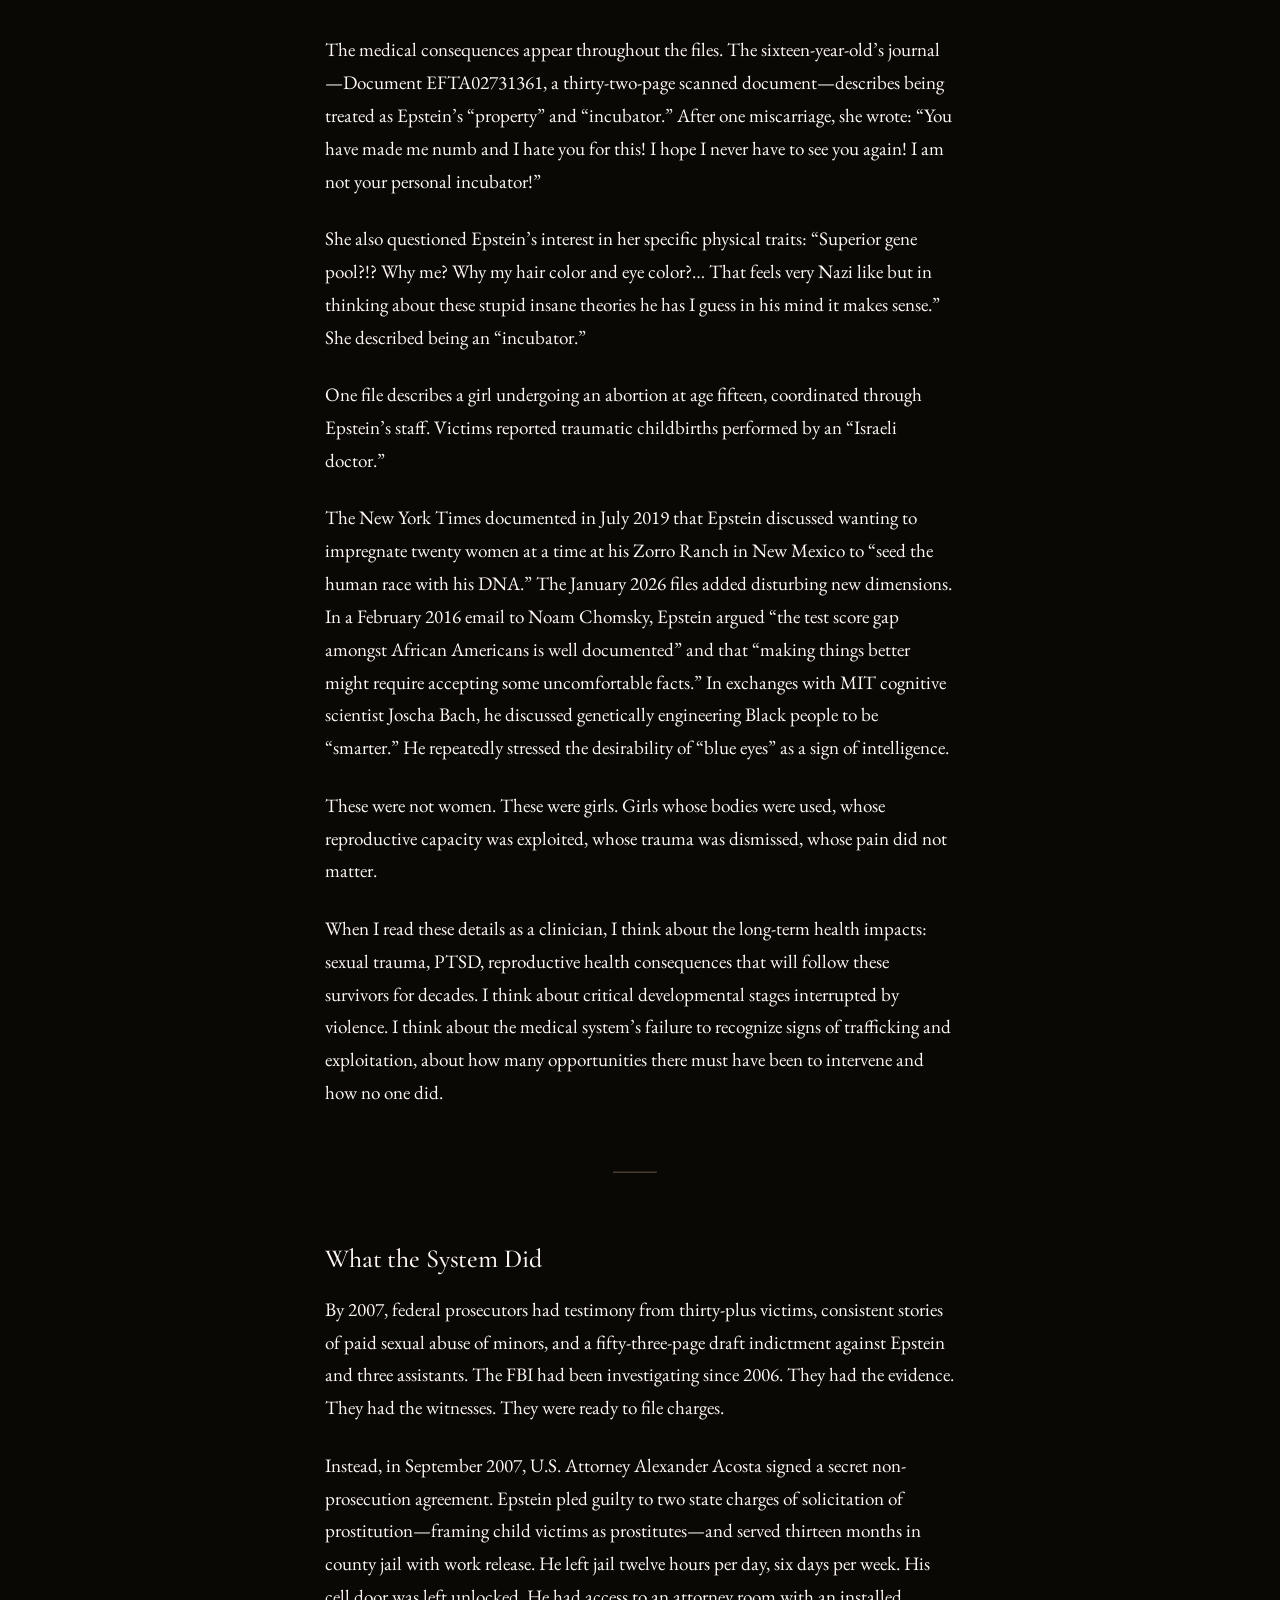
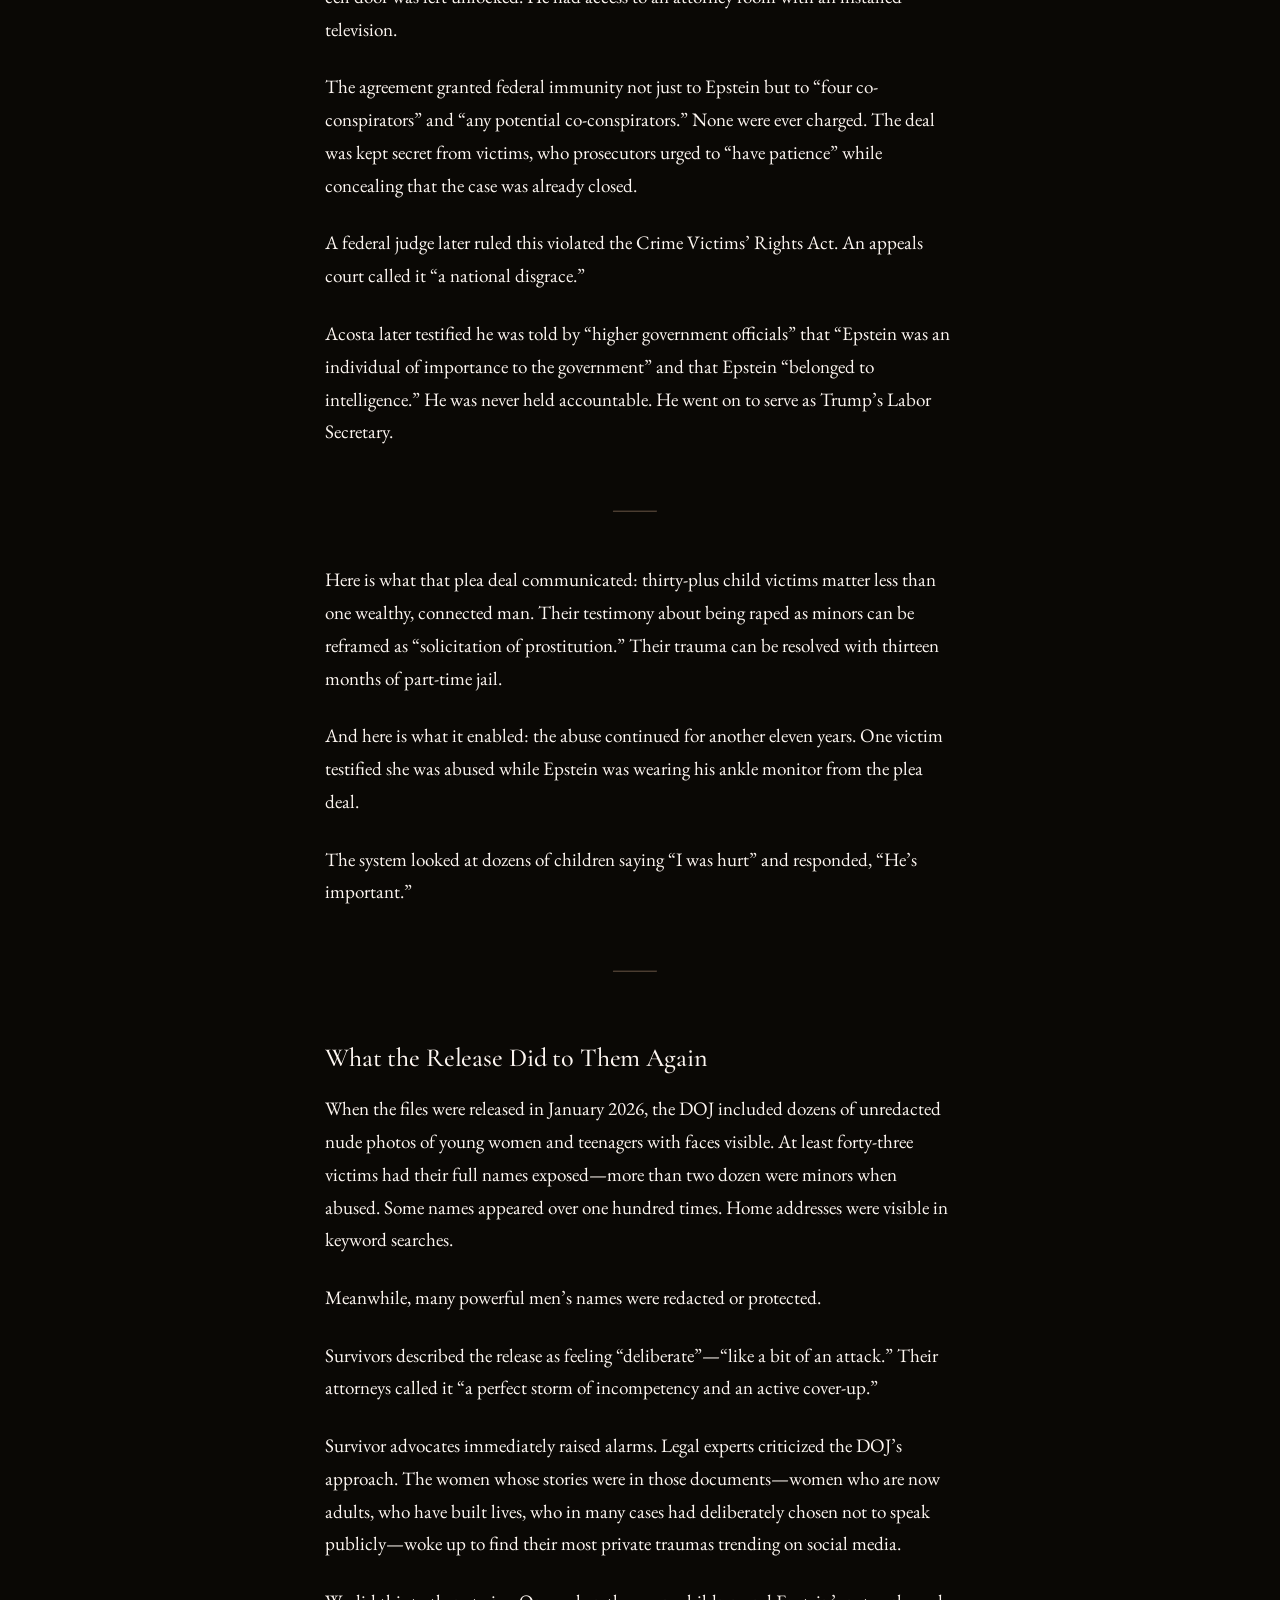
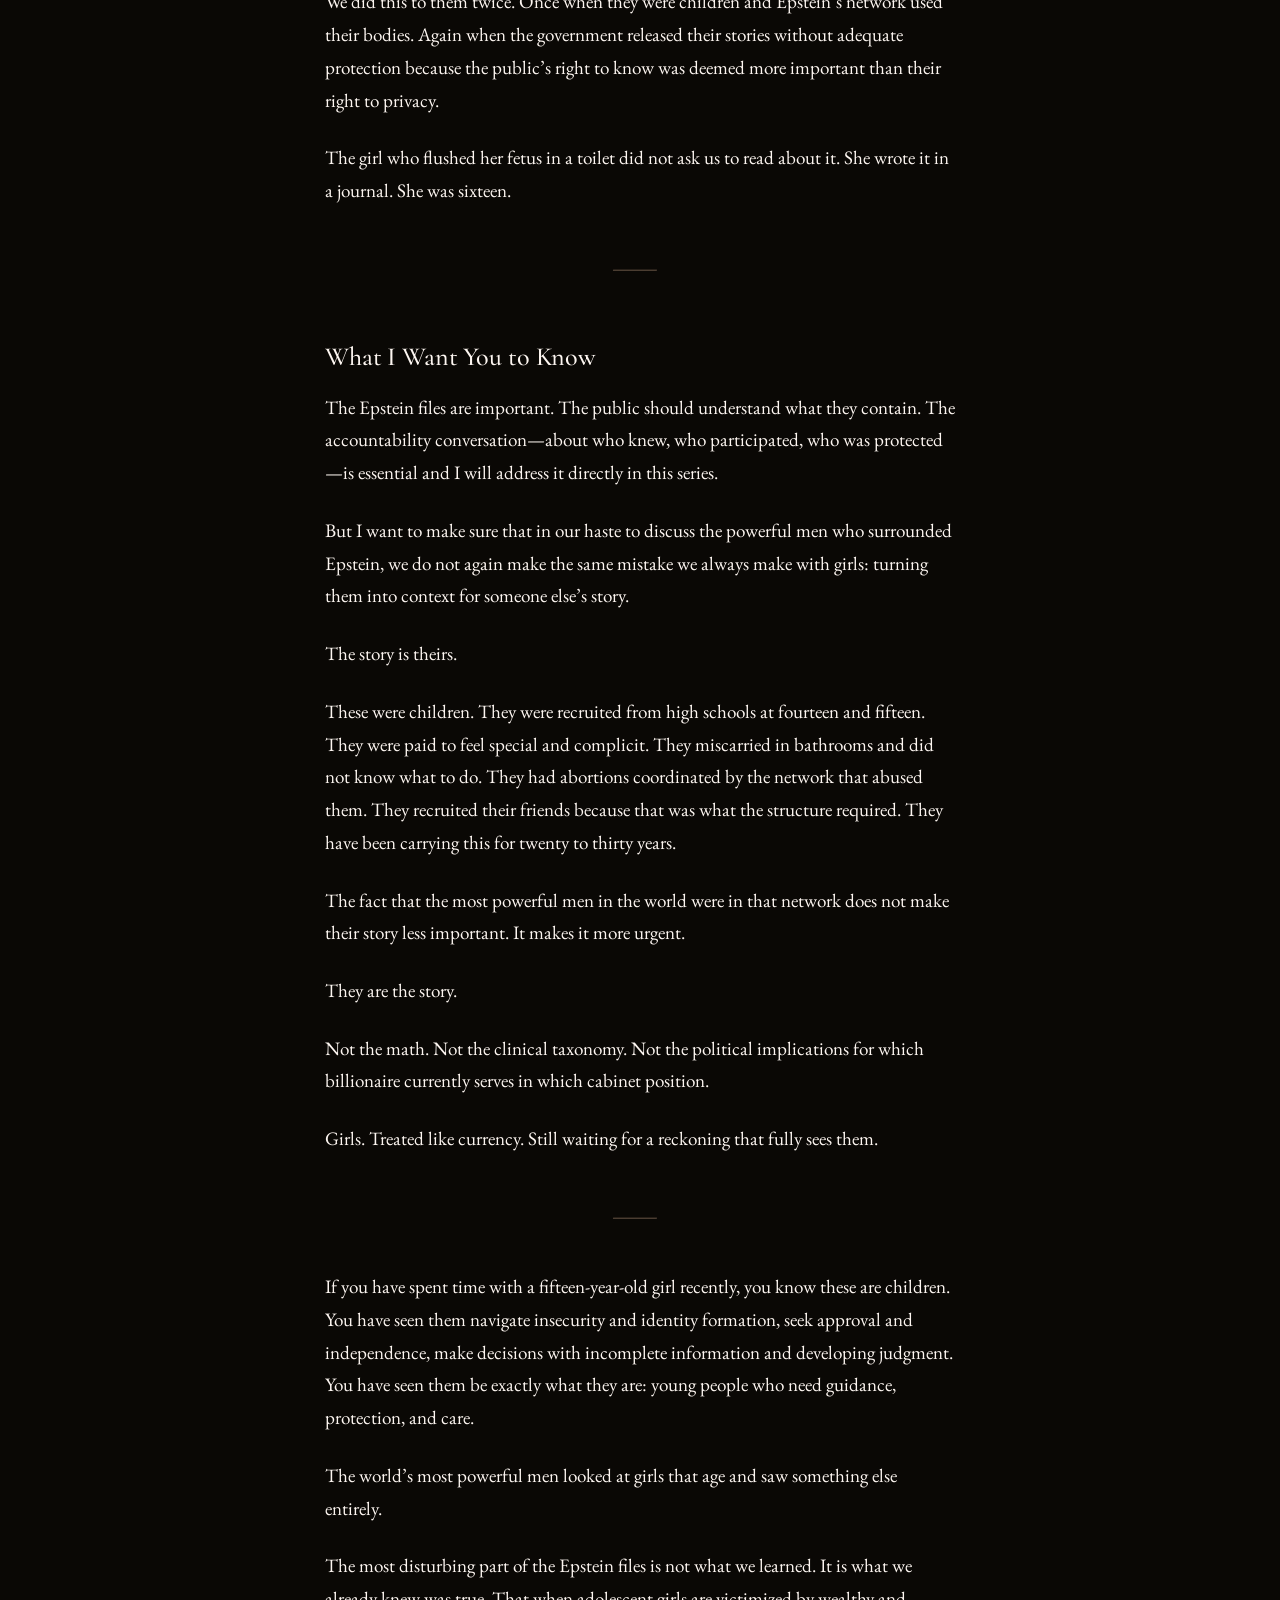
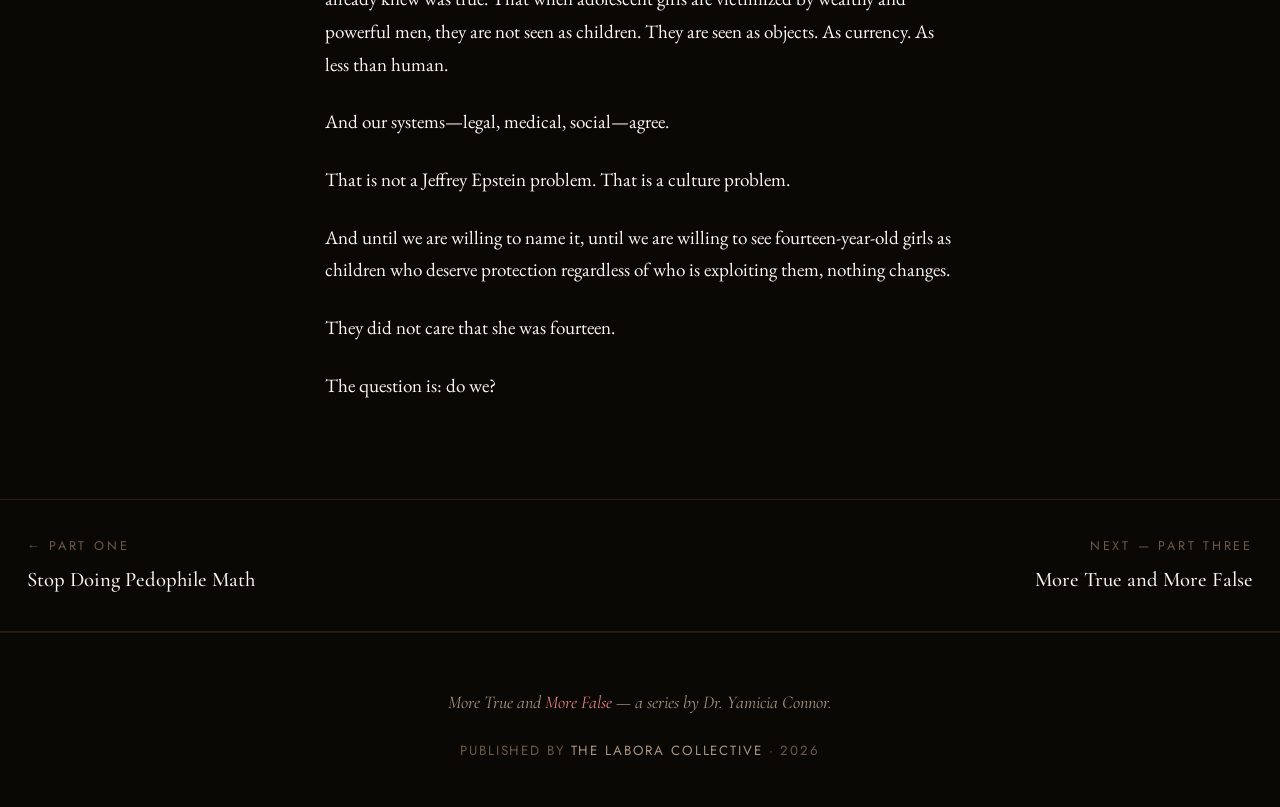
<file: part-2/index.html>
<!DOCTYPE html>
<html lang="en">
<head>
<meta charset="utf-8">
<meta name="viewport" content="width=device-width, initial-scale=1">
<title>They Are Girls. And They Were Treated Like Currency. — More True and More False — The Labora Collective</title>
<meta name="description" content="What the January 2026 DOJ release actually showed — and what we keep refusing to look at.">
<meta name="author" content="Dr. Yamicia Connor, MD, PhD, MPH">
<meta name="robots" content="index, follow">
<link rel="canonical" href="https://moretruemorefalse.laboracollective.com/part-2/">
<meta property="og:type" content="article">
<meta property="og:title" content="Part Two: They Are Girls. And They Were Treated Like Currency.">
<meta property="og:description" content="What the January 2026 DOJ release actually showed — and what we keep refusing to look at.">
<meta property="og:url" content="https://moretruemorefalse.laboracollective.com/part-2/">
<meta property="og:image" content="https://moretruemorefalse.laboracollective.com/assets/img/part-2-hero.jpg">
<meta property="og:site_name" content="The Labora Collective">
<meta name="twitter:card" content="summary_large_image">
<meta name="twitter:title" content="Part Two: They Are Girls. And They Were Treated Like Currency.">
<meta name="twitter:description" content="What the January 2026 DOJ release actually showed — and what we keep refusing to look at.">
<meta name="twitter:image" content="https://moretruemorefalse.laboracollective.com/assets/img/part-2-hero.jpg">
<link rel="preconnect" href="https://fonts.googleapis.com">
<link rel="preconnect" href="https://fonts.gstatic.com" crossorigin>
<link href="https://fonts.googleapis.com/css2?family=Cormorant+Garamond:ital,wght@0,300;0,400;0,500;0,600;1,400;1,500&family=EB+Garamond:ital,wght@0,400;0,500;0,600;1,400;1,500&family=Jost:wght@300;400;500;600&display=swap" rel="stylesheet">
<link rel="stylesheet" href="../assets/css/series.css?v=4">
</head>
<body class="cadence-essay">
<nav class="site-nav" aria-label="Site">
  <div class="inner">
    <a class="brand" href="../index.html"><span class="mark">More True &amp; More False</span></a>
    <a class="crumb" href="../index.html"><span class="sep">←</span> The Series</a>
  </div>
</nav>

<header class="anchor "><img src="../assets/img/part-2-hero.jpg" alt="Part 2: They Are Girls. And They Were Treated Like Currency. — anchor image"><div class="overlay"></div>
  <div class="anchor-inner">
    <div class="eyebrow">Part Two · The Epstein Files Series</div>
    <h1>They Are <em>Girls</em>. And They Were Treated Like <em>Currency</em>.</h1>
    <p class="dek">What the January 2026 DOJ release actually showed — and what we keep refusing to look at.</p>
  </div>
</header>
<section class="meta-strip">
  <div class="inner">
    <span class="author">Dr. Yamicia Connor, MD, PhD, MPH</span>
    <span class="sep">·</span>
    <span class="date">June 9, 2026</span>
  </div>
</section>
<main>
  <article class="prose">
    <div class="use-when">
      <strong>Use this when</strong>
      Use this when the conversation is moving too fast toward accountability for powerful men and not fast enough toward the girls who are still alive, who are still carrying this, and who were re-victimized by the release itself.
    </div>
<blockquote class="epigraph">“Your body had never been given time to properly heal. So it came out in the toilet and I didn’t know what to do so I just flushed the tiny little foetus.”</blockquote>
<p class="attribution">— Journal entry of a 16-year-old Epstein victim, recovered in the January 2026 DOJ document release</p>
<p>I want to start there. With those words. Before I give you statistics, before I give you context, before I explain what the January 2026 DOJ release revealed about the scope of what was done—I want you to hold that for a moment.</p>
<p>A sixteen-year-old girl was miscarrying in a bathroom. She was apologizing to her abuser. She did not know what to do with her own fetus, so she flushed it. And she wrote it down in a journal that was eventually recovered and released to the public—without her consent, without adequate redaction, with her story now accessible to anyone who wants to read it.</p>
<p>She was sixteen. She is still alive. She did not choose to have her most private trauma become a public document.</p>
<p>This is what the Epstein files have done. Not just revealing what was done to these girls. Re-victimizing them by making the most intimate details of their exploitation available to the world, twenty years later, in a document dump that legal experts have criticized for its inadequate privacy protections.</p>
<p>The window for the public conversation about the Epstein files is closing. In a few weeks, the news cycle will move on, as it always does. I am writing this now because I do not want the window to close without someone saying clearly what the files show about how we treat girls.</p>
<div class="divider" role="separator" aria-hidden="true"></div>
<p>The Mechanism</p>
<p>On January 30, 2026, the Department of Justice released over three million pages of files related to Jeffrey Epstein’s sex trafficking operation—roughly half of the six million total pages collected. One hundred eighty thousand images. Two thousand videos. What emerged was not a revelation. It was confirmation of something clinicians who work with adolescent patients already understand: that society fundamentally does not see teenage girls as children when those girls have been sexualized by powerful men.</p>
<p>The FBI initially identified thirty-six confirmed minors in its investigation. That number grew to more than forty in Epstein’s non-prosecution agreement. The Miami Herald, through its own investigation, identified more than eighty victims total. We do not know how many we still do not know about.</p>
<p>They were recruited from high schools and shopping malls. The youngest were fourteen. Some were thirteen. Epstein told recruiters explicitly: the younger, the better. When a seventeen-year-old girl brought a twenty-three-year-old friend to Epstein’s Palm Beach mansion, he rejected the friend. She was too old.</p>
<p>One victim, identified only as Jane Doe #6, was recruited at age thirteen. Brought to Epstein’s Palm Beach home. Assaulted. Given money. Then told she could “bring friends.”</p>
<p>She was thirteen years old.</p>
<p>An employee delivered flowers to a student at Royal Palm Beach High School to commemorate her performance in a school play. One victim brought six friends from her high school, including another fourteen-year-old. Girls were paid two to three hundred dollars per “session,” then paid again to bring friends from their schools.</p>
<p>Girls described feeling “happy because she had a bunch of money” even while feeling “degraded” and “taken advantage of.” This cognitive dissonance is classic grooming—victims are made complicit through payment, making them less likely to report, more likely to feel responsible. The pyramid structure meant victims became recruiters, creating layers of guilt and shame that made reporting nearly impossible.</p>
<p>If you have worked with trafficking survivors, you recognize the pattern. The shame is not just about what was done to them. It is about what they feel they did to others.</p>
<div class="divider" role="separator" aria-hidden="true"></div>
<h3>What the Files Show About Their Bodies</h3>
<p>I work with pregnant teenagers. I see fifteen-year-old patients navigating pregnancy, childbirth, parenthood—adult consequences while being mentally, emotionally, and developmentally children. The disconnect is visceral. They are in situations that require adult decision-making, but their brains—particularly the prefrontal cortex that governs judgment, risk assessment, long-term thinking—will not be fully developed until their mid-twenties.</p>
<p>At fourteen or fifteen, adolescents are particularly vulnerable to manipulation. They are seeking independence while still needing guidance and approval. They want to be seen as mature, as special, as chosen. They are learning to navigate their own sexuality while lacking the cognitive tools to fully assess risk or power differentials. They are, in every meaningful sense, children.</p>
<p>The clinical notes in the Epstein files describe girls as “emotionally immature,” “easily manipulated,” and suffering from trauma consistent with child sexual abuse. These assessments contrast sharply with the detached, transactional tone in Epstein’s scheduling memos, which referred to them simply as “appointments.” In email logs and calendar entries, girls appear as first names only, initials, or body descriptions: “new one, blonde, thin, from the mall.”</p>
<p>Not children. Not patients. Not human beings with developing brains and vulnerable bodies.</p>
<p>Currency.</p>
<div class="divider" role="separator" aria-hidden="true"></div>
<p>The medical consequences appear throughout the files. The sixteen-year-old’s journal—Document EFTA02731361, a thirty-two-page scanned document—describes being treated as Epstein’s “property” and “incubator.” After one miscarriage, she wrote: “You have made me numb and I hate you for this! I hope I never have to see you again! I am not your personal incubator!”</p>
<p>She also questioned Epstein’s interest in her specific physical traits: “Superior gene pool?!? Why me? Why my hair color and eye color?… That feels very Nazi like but in thinking about these stupid insane theories he has I guess in his mind it makes sense.” She described being an “incubator.”</p>
<p>One file describes a girl undergoing an abortion at age fifteen, coordinated through Epstein’s staff. Victims reported traumatic childbirths performed by an “Israeli doctor.”</p>
<p>The New York Times documented in July 2019 that Epstein discussed wanting to impregnate twenty women at a time at his Zorro Ranch in New Mexico to “seed the human race with his DNA.” The January 2026 files added disturbing new dimensions. In a February 2016 email to Noam Chomsky, Epstein argued “the test score gap amongst African Americans is well documented” and that “making things better might require accepting some uncomfortable facts.” In exchanges with MIT cognitive scientist Joscha Bach, he discussed genetically engineering Black people to be “smarter.” He repeatedly stressed the desirability of “blue eyes” as a sign of intelligence.</p>
<p>These were not women. These were girls. Girls whose bodies were used, whose reproductive capacity was exploited, whose trauma was dismissed, whose pain did not matter.</p>
<p>When I read these details as a clinician, I think about the long-term health impacts: sexual trauma, PTSD, reproductive health consequences that will follow these survivors for decades. I think about critical developmental stages interrupted by violence. I think about the medical system’s failure to recognize signs of trafficking and exploitation, about how many opportunities there must have been to intervene and how no one did.</p>
<div class="divider" role="separator" aria-hidden="true"></div>
<h3>What the System Did</h3>
<p>By 2007, federal prosecutors had testimony from thirty-plus victims, consistent stories of paid sexual abuse of minors, and a fifty-three-page draft indictment against Epstein and three assistants. The FBI had been investigating since 2006. They had the evidence. They had the witnesses. They were ready to file charges.</p>
<p>Instead, in September 2007, U.S. Attorney Alexander Acosta signed a secret non-prosecution agreement. Epstein pled guilty to two state charges of solicitation of prostitution—framing child victims as prostitutes—and served thirteen months in county jail with work release. He left jail twelve hours per day, six days per week. His cell door was left unlocked. He had access to an attorney room with an installed television.</p>
<p>The agreement granted federal immunity not just to Epstein but to “four co-conspirators” and “any potential co-conspirators.” None were ever charged. The deal was kept secret from victims, who prosecutors urged to “have patience” while concealing that the case was already closed.</p>
<p>A federal judge later ruled this violated the Crime Victims’ Rights Act. An appeals court called it “a national disgrace.”</p>
<p>Acosta later testified he was told by “higher government officials” that “Epstein was an individual of importance to the government” and that Epstein “belonged to intelligence.” He was never held accountable. He went on to serve as Trump’s Labor Secretary.</p>
<div class="divider" role="separator" aria-hidden="true"></div>
<p>Here is what that plea deal communicated: thirty-plus child victims matter less than one wealthy, connected man. Their testimony about being raped as minors can be reframed as “solicitation of prostitution.” Their trauma can be resolved with thirteen months of part-time jail.</p>
<p>And here is what it enabled: the abuse continued for another eleven years. One victim testified she was abused while Epstein was wearing his ankle monitor from the plea deal.</p>
<p>The system looked at dozens of children saying “I was hurt” and responded, “He’s important.”</p>
<div class="divider" role="separator" aria-hidden="true"></div>
<h3>What the Release Did to Them Again</h3>
<p>When the files were released in January 2026, the DOJ included dozens of unredacted nude photos of young women and teenagers with faces visible. At least forty-three victims had their full names exposed—more than two dozen were minors when abused. Some names appeared over one hundred times. Home addresses were visible in keyword searches.</p>
<p>Meanwhile, many powerful men’s names were redacted or protected.</p>
<p>Survivors described the release as feeling “deliberate”—“like a bit of an attack.” Their attorneys called it “a perfect storm of incompetency and an active cover-up.”</p>
<p>Survivor advocates immediately raised alarms. Legal experts criticized the DOJ’s approach. The women whose stories were in those documents—women who are now adults, who have built lives, who in many cases had deliberately chosen not to speak publicly—woke up to find their most private traumas trending on social media.</p>
<p>We did this to them twice. Once when they were children and Epstein’s network used their bodies. Again when the government released their stories without adequate protection because the public’s right to know was deemed more important than their right to privacy.</p>
<p>The girl who flushed her fetus in a toilet did not ask us to read about it. She wrote it in a journal. She was sixteen.</p>
<div class="divider" role="separator" aria-hidden="true"></div>
<h3>What I Want You to Know</h3>
<p>The Epstein files are important. The public should understand what they contain. The accountability conversation—about who knew, who participated, who was protected—is essential and I will address it directly in this series.</p>
<p>But I want to make sure that in our haste to discuss the powerful men who surrounded Epstein, we do not again make the same mistake we always make with girls: turning them into context for someone else’s story.</p>
<p>The story is theirs.</p>
<p>These were children. They were recruited from high schools at fourteen and fifteen. They were paid to feel special and complicit. They miscarried in bathrooms and did not know what to do. They had abortions coordinated by the network that abused them. They recruited their friends because that was what the structure required. They have been carrying this for twenty to thirty years.</p>
<p>The fact that the most powerful men in the world were in that network does not make their story less important. It makes it more urgent.</p>
<p>They are the story.</p>
<p>Not the math. Not the clinical taxonomy. Not the political implications for which billionaire currently serves in which cabinet position.</p>
<p>Girls. Treated like currency. Still waiting for a reckoning that fully sees them.</p>
<div class="divider" role="separator" aria-hidden="true"></div>
<p>If you have spent time with a fifteen-year-old girl recently, you know these are children. You have seen them navigate insecurity and identity formation, seek approval and independence, make decisions with incomplete information and developing judgment. You have seen them be exactly what they are: young people who need guidance, protection, and care.</p>
<p>The world’s most powerful men looked at girls that age and saw something else entirely.</p>
<p>The most disturbing part of the Epstein files is not what we learned. It is what we already knew was true. That when adolescent girls are victimized by wealthy and powerful men, they are not seen as children. They are seen as objects. As currency. As less than human.</p>
<p>And our systems—legal, medical, social—agree.</p>
<p>That is not a Jeffrey Epstein problem. That is a culture problem.</p>
<p>And until we are willing to name it, until we are willing to see fourteen-year-old girls as children who deserve protection regardless of who is exploiting them, nothing changes.</p>
<p>They did not care that she was fourteen.</p>
<p>The question is: do we?</p>
  </article>
</main>
<nav class="piece-nav" aria-label="Series navigation">
  <div class="inner">
    <a class="prev" href="../part-1/index.html">
      <span class="label">← Part One</span>
      <span class="title">Stop Doing Pedophile Math</span>
    </a>
    <a class="next" href="../part-3/index.html">
      <span class="label">Next — Part Three</span>
      <span class="title">More True and More False</span>
    </a>
  </div>
</nav>

<footer class="site-footer">
  <div class="inner">
    <div class="colophon">More True and <em>More False</em> — a series by Dr. Yamicia Connor.</div>
    <div>Published by <a href="https://laboracollective.com">The Labora Collective</a> · 2026</div>
  </div>
</footer>

</body>
</html>
</file>
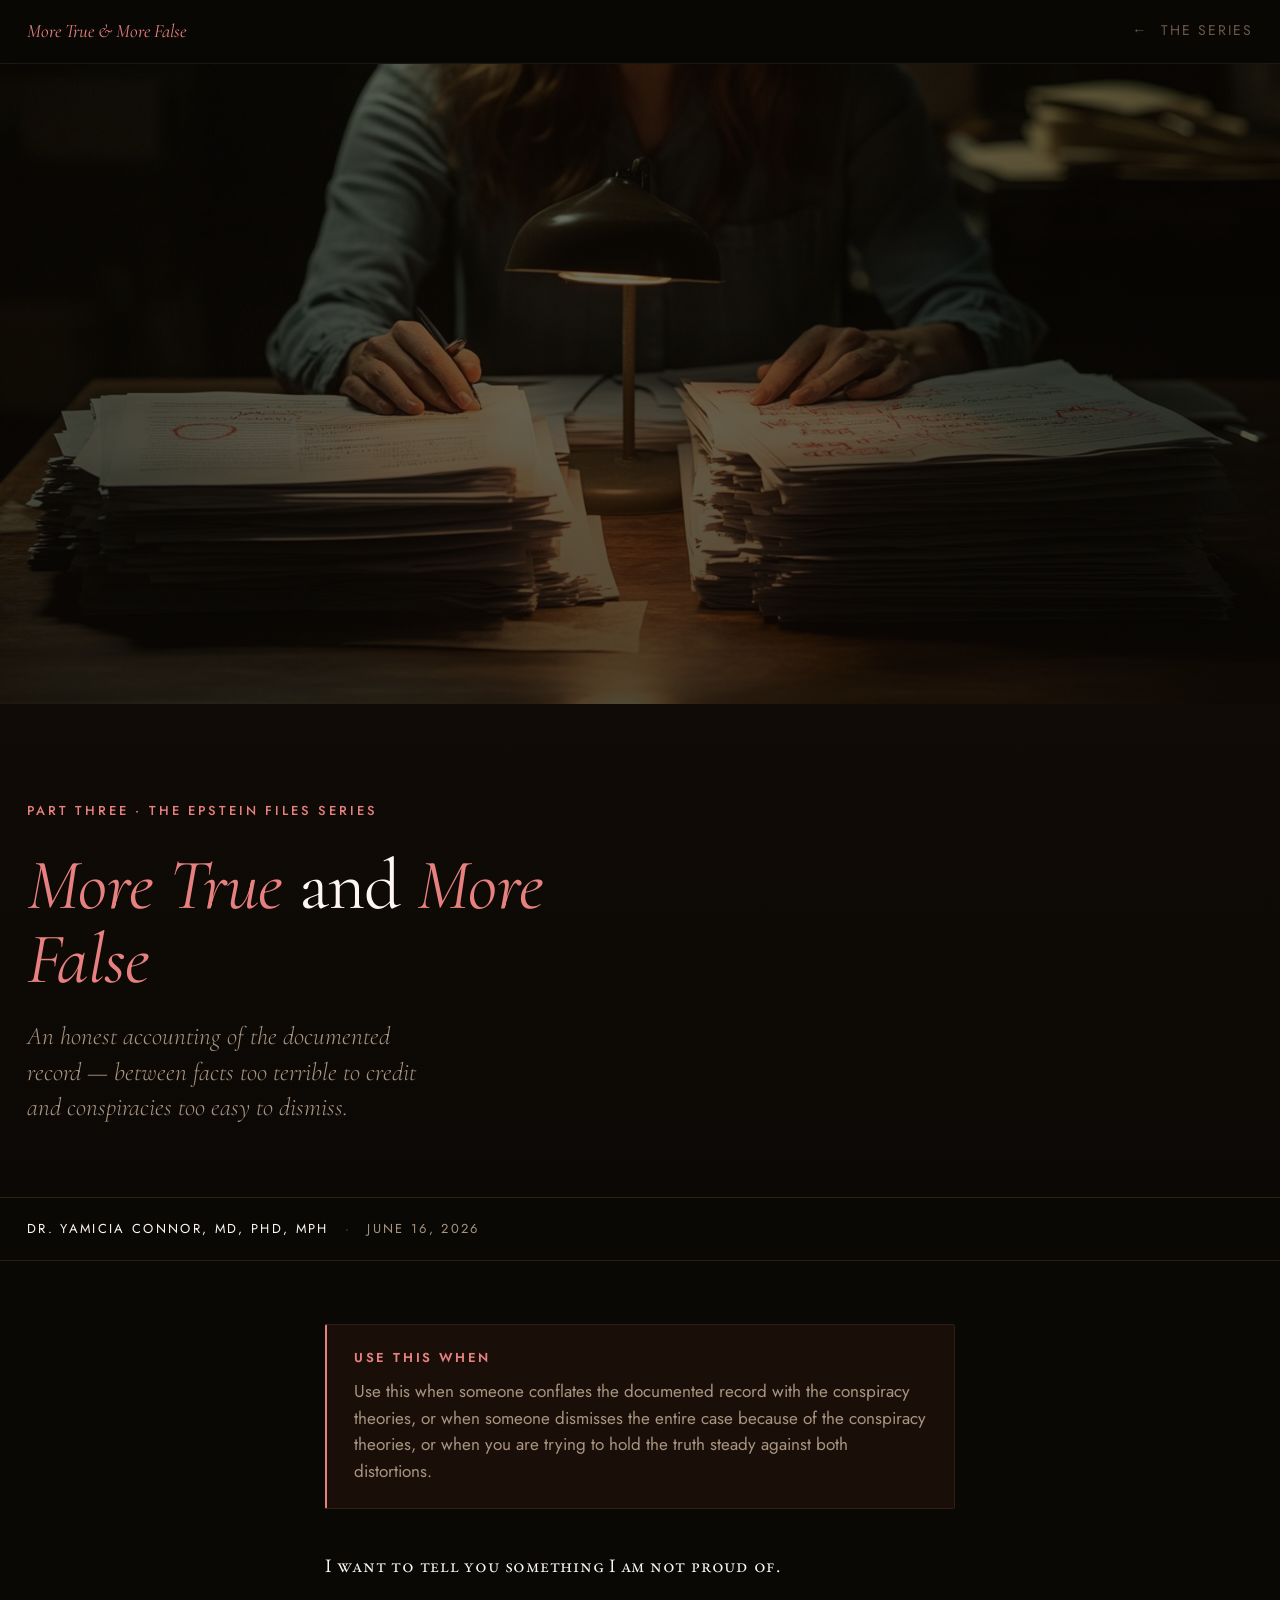
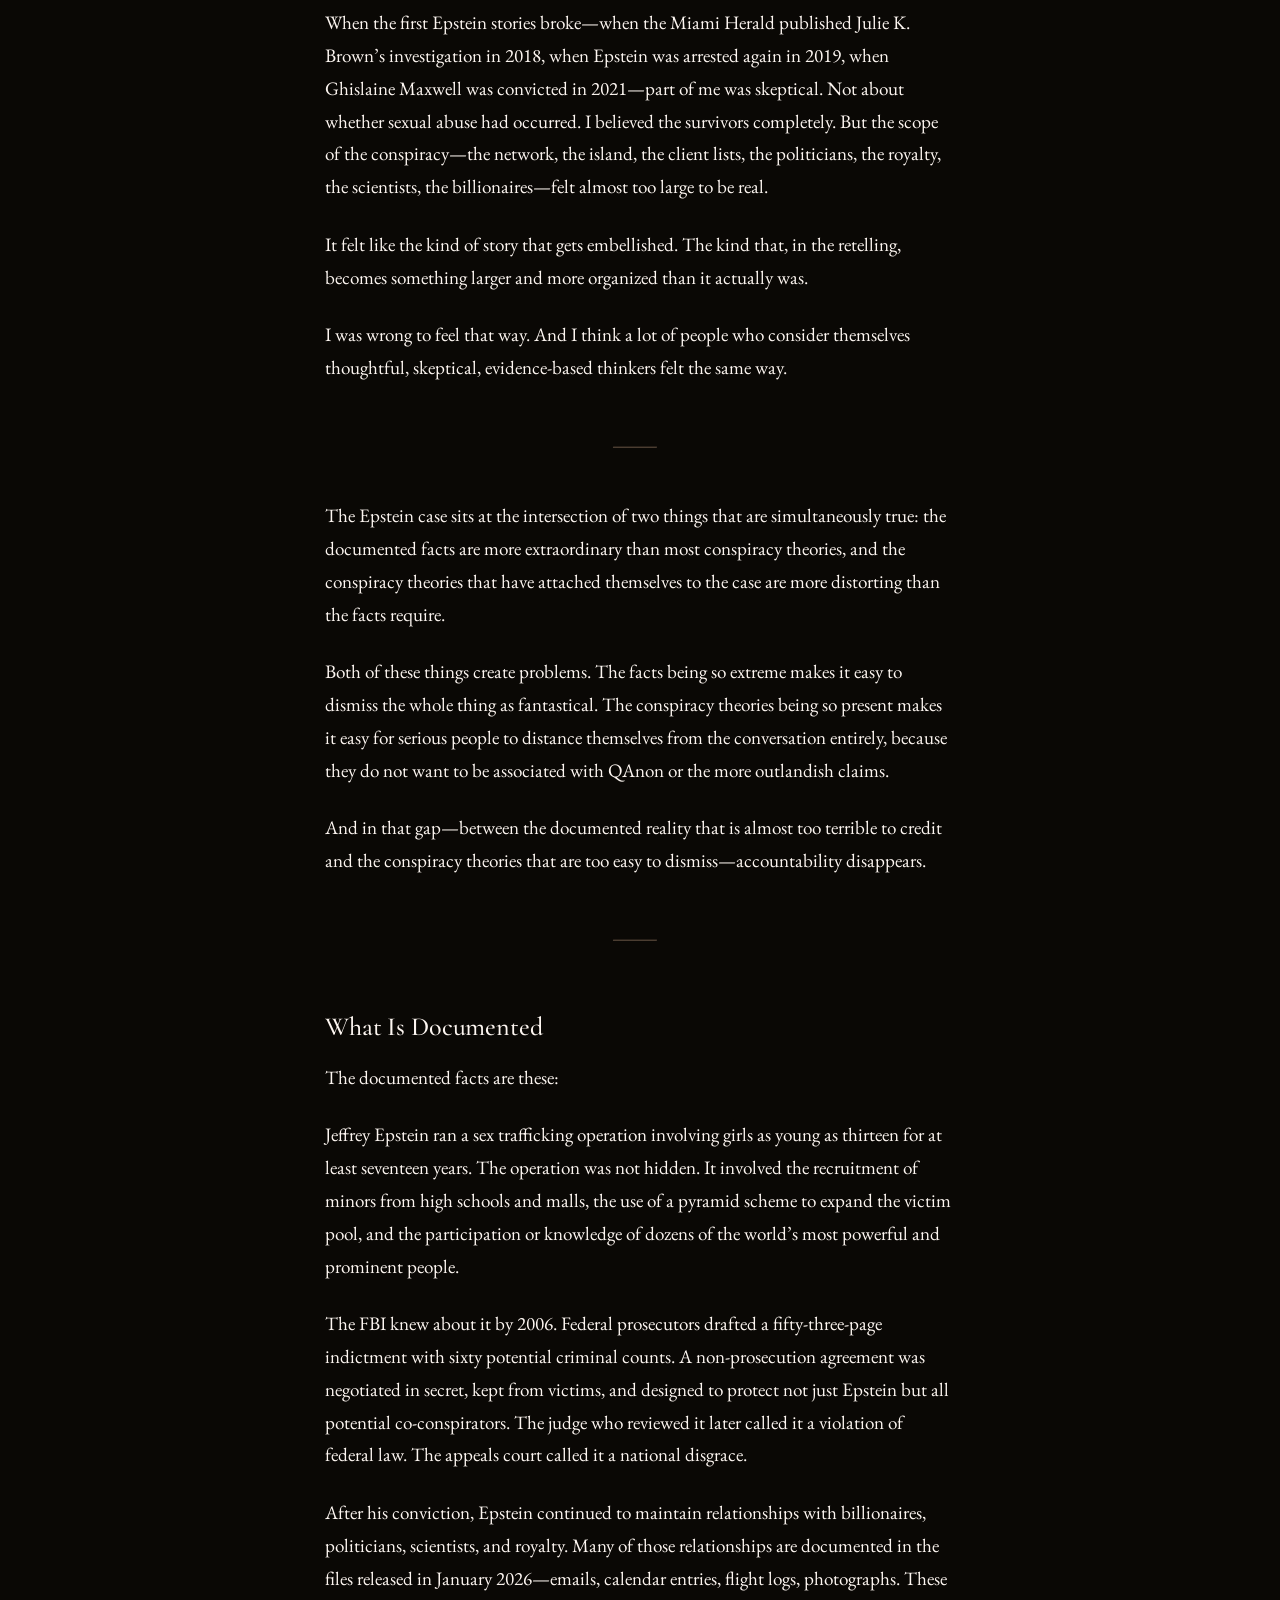
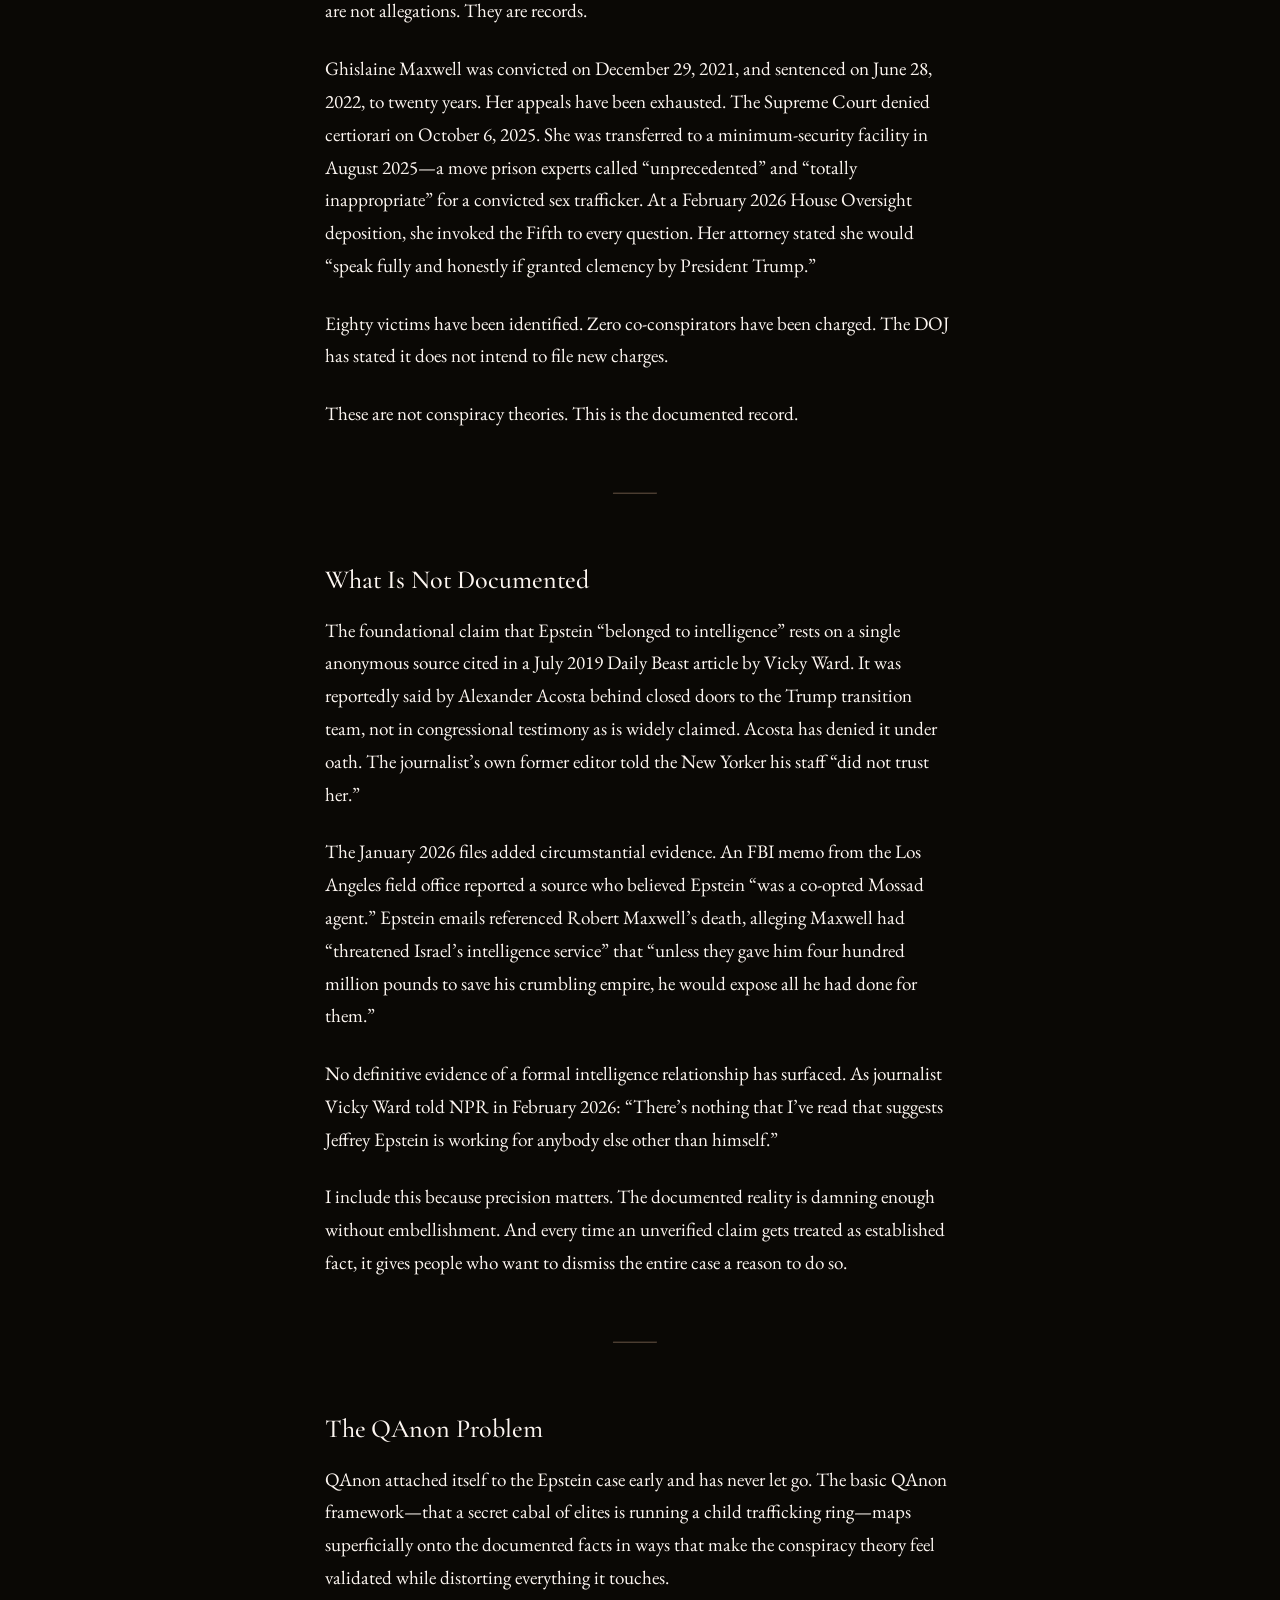
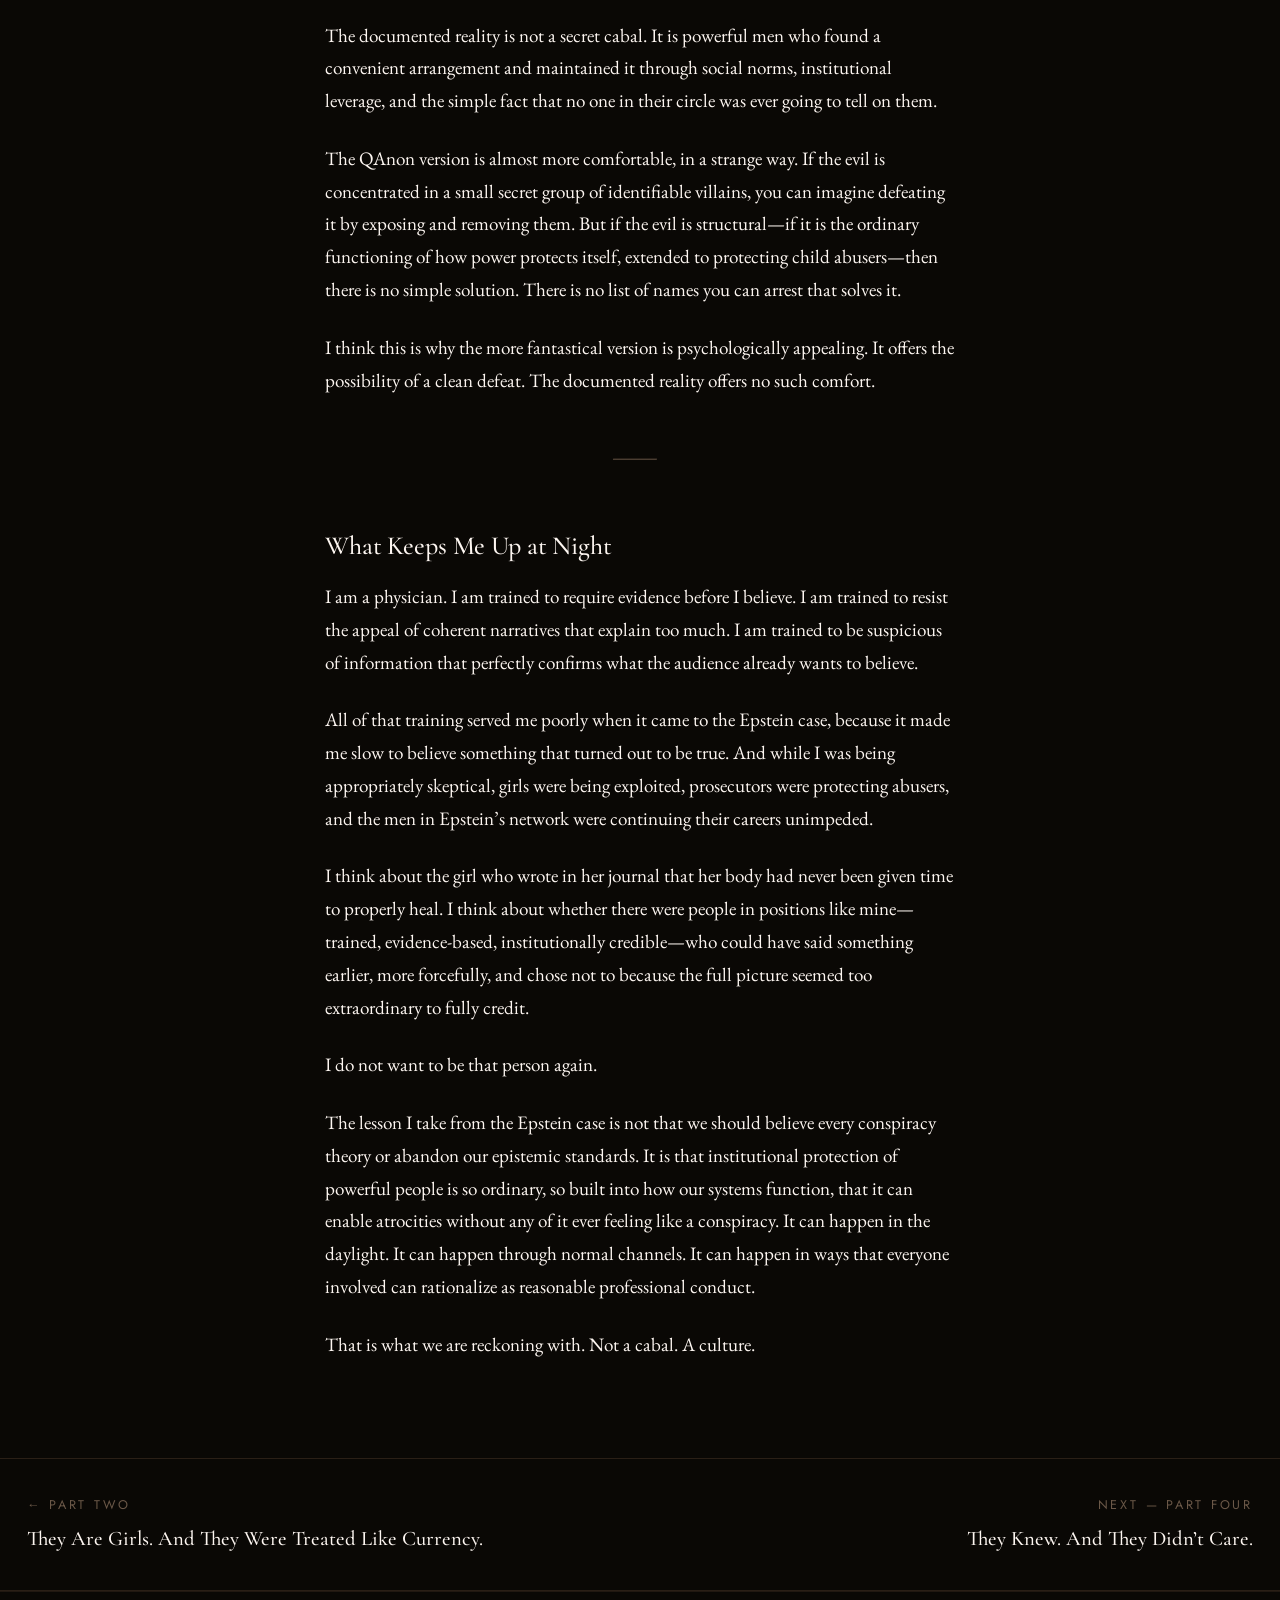
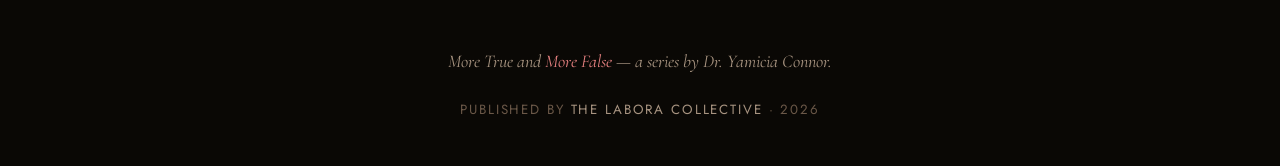
<file: part-3/index.html>
<!DOCTYPE html>
<html lang="en">
<head>
<meta charset="utf-8">
<meta name="viewport" content="width=device-width, initial-scale=1">
<title>More True and More False — More True and More False — The Labora Collective</title>
<meta name="description" content="An honest accounting of the documented record — between facts too terrible to credit and conspiracies too easy to dismiss.">
<meta name="author" content="Dr. Yamicia Connor, MD, PhD, MPH">
<meta name="robots" content="index, follow">
<link rel="canonical" href="https://moretruemorefalse.laboracollective.com/part-3/">
<meta property="og:type" content="article">
<meta property="og:title" content="Part Three: More True and More False">
<meta property="og:description" content="An honest accounting of the documented record — between facts too terrible to credit and conspiracies too easy to dismiss.">
<meta property="og:url" content="https://moretruemorefalse.laboracollective.com/part-3/">
<meta property="og:image" content="https://moretruemorefalse.laboracollective.com/assets/img/part-3-hero.jpg">
<meta property="og:site_name" content="The Labora Collective">
<meta name="twitter:card" content="summary_large_image">
<meta name="twitter:title" content="Part Three: More True and More False">
<meta name="twitter:description" content="An honest accounting of the documented record — between facts too terrible to credit and conspiracies too easy to dismiss.">
<meta name="twitter:image" content="https://moretruemorefalse.laboracollective.com/assets/img/part-3-hero.jpg">
<link rel="preconnect" href="https://fonts.googleapis.com">
<link rel="preconnect" href="https://fonts.gstatic.com" crossorigin>
<link href="https://fonts.googleapis.com/css2?family=Cormorant+Garamond:ital,wght@0,300;0,400;0,500;0,600;1,400;1,500&family=EB+Garamond:ital,wght@0,400;0,500;0,600;1,400;1,500&family=Jost:wght@300;400;500;600&display=swap" rel="stylesheet">
<link rel="stylesheet" href="../assets/css/series.css?v=4">
</head>
<body class="cadence-essay">
<nav class="site-nav" aria-label="Site">
  <div class="inner">
    <a class="brand" href="../index.html"><span class="mark">More True &amp; More False</span></a>
    <a class="crumb" href="../index.html"><span class="sep">←</span> The Series</a>
  </div>
</nav>

<header class="anchor "><img src="../assets/img/part-3-hero.jpg" alt="Part 3: More True and More False — anchor image"><div class="overlay"></div>
  <div class="anchor-inner">
    <div class="eyebrow">Part Three · The Epstein Files Series</div>
    <h1><em>More True</em> and <em>More False</em></h1>
    <p class="dek">An honest accounting of the documented record — between facts too terrible to credit and conspiracies too easy to dismiss.</p>
  </div>
</header>
<section class="meta-strip">
  <div class="inner">
    <span class="author">Dr. Yamicia Connor, MD, PhD, MPH</span>
    <span class="sep">·</span>
    <span class="date">June 16, 2026</span>
  </div>
</section>
<main>
  <article class="prose">
    <div class="use-when">
      <strong>Use this when</strong>
      Use this when someone conflates the documented record with the conspiracy theories, or when someone dismisses the entire case because of the conspiracy theories, or when you are trying to hold the truth steady against both distortions.
    </div>
<p>I want to tell you something I am not proud of.</p>
<p>When the first Epstein stories broke—when the Miami Herald published Julie K. Brown’s investigation in 2018, when Epstein was arrested again in 2019, when Ghislaine Maxwell was convicted in 2021—part of me was skeptical. Not about whether sexual abuse had occurred. I believed the survivors completely. But the scope of the conspiracy—the network, the island, the client lists, the politicians, the royalty, the scientists, the billionaires—felt almost too large to be real.</p>
<p>It felt like the kind of story that gets embellished. The kind that, in the retelling, becomes something larger and more organized than it actually was.</p>
<p>I was wrong to feel that way. And I think a lot of people who consider themselves thoughtful, skeptical, evidence-based thinkers felt the same way.</p>
<div class="divider" role="separator" aria-hidden="true"></div>
<p>The Epstein case sits at the intersection of two things that are simultaneously true: the documented facts are more extraordinary than most conspiracy theories, and the conspiracy theories that have attached themselves to the case are more distorting than the facts require.</p>
<p>Both of these things create problems. The facts being so extreme makes it easy to dismiss the whole thing as fantastical. The conspiracy theories being so present makes it easy for serious people to distance themselves from the conversation entirely, because they do not want to be associated with QAnon or the more outlandish claims.</p>
<p>And in that gap—between the documented reality that is almost too terrible to credit and the conspiracy theories that are too easy to dismiss—accountability disappears.</p>
<div class="divider" role="separator" aria-hidden="true"></div>
<h3>What Is Documented</h3>
<p>The documented facts are these:</p>
<p>Jeffrey Epstein ran a sex trafficking operation involving girls as young as thirteen for at least seventeen years. The operation was not hidden. It involved the recruitment of minors from high schools and malls, the use of a pyramid scheme to expand the victim pool, and the participation or knowledge of dozens of the world’s most powerful and prominent people.</p>
<p>The FBI knew about it by 2006. Federal prosecutors drafted a fifty-three-page indictment with sixty potential criminal counts. A non-prosecution agreement was negotiated in secret, kept from victims, and designed to protect not just Epstein but all potential co-conspirators. The judge who reviewed it later called it a violation of federal law. The appeals court called it a national disgrace.</p>
<p>After his conviction, Epstein continued to maintain relationships with billionaires, politicians, scientists, and royalty. Many of those relationships are documented in the files released in January 2026—emails, calendar entries, flight logs, photographs. These are not allegations. They are records.</p>
<p>Ghislaine Maxwell was convicted on December 29, 2021, and sentenced on June 28, 2022, to twenty years. Her appeals have been exhausted. The Supreme Court denied certiorari on October 6, 2025. She was transferred to a minimum-security facility in August 2025—a move prison experts called “unprecedented” and “totally inappropriate” for a convicted sex trafficker. At a February 2026 House Oversight deposition, she invoked the Fifth to every question. Her attorney stated she would “speak fully and honestly if granted clemency by President Trump.”</p>
<p>Eighty victims have been identified. Zero co-conspirators have been charged. The DOJ has stated it does not intend to file new charges.</p>
<p>These are not conspiracy theories. This is the documented record.</p>
<div class="divider" role="separator" aria-hidden="true"></div>
<h3>What Is Not Documented</h3>
<p>The foundational claim that Epstein “belonged to intelligence” rests on a single anonymous source cited in a July 2019 Daily Beast article by Vicky Ward. It was reportedly said by Alexander Acosta behind closed doors to the Trump transition team, not in congressional testimony as is widely claimed. Acosta has denied it under oath. The journalist’s own former editor told the New Yorker his staff “did not trust her.”</p>
<p>The January 2026 files added circumstantial evidence. An FBI memo from the Los Angeles field office reported a source who believed Epstein “was a co-opted Mossad agent.” Epstein emails referenced Robert Maxwell’s death, alleging Maxwell had “threatened Israel’s intelligence service” that “unless they gave him four hundred million pounds to save his crumbling empire, he would expose all he had done for them.”</p>
<p>No definitive evidence of a formal intelligence relationship has surfaced. As journalist Vicky Ward told NPR in February 2026: “There’s nothing that I’ve read that suggests Jeffrey Epstein is working for anybody else other than himself.”</p>
<p>I include this because precision matters. The documented reality is damning enough without embellishment. And every time an unverified claim gets treated as established fact, it gives people who want to dismiss the entire case a reason to do so.</p>
<div class="divider" role="separator" aria-hidden="true"></div>
<h3>The QAnon Problem</h3>
<p>QAnon attached itself to the Epstein case early and has never let go. The basic QAnon framework—that a secret cabal of elites is running a child trafficking ring—maps superficially onto the documented facts in ways that make the conspiracy theory feel validated while distorting everything it touches.</p>
<p>The documented reality is not a secret cabal. It is powerful men who found a convenient arrangement and maintained it through social norms, institutional leverage, and the simple fact that no one in their circle was ever going to tell on them.</p>
<p>The QAnon version is almost more comfortable, in a strange way. If the evil is concentrated in a small secret group of identifiable villains, you can imagine defeating it by exposing and removing them. But if the evil is structural—if it is the ordinary functioning of how power protects itself, extended to protecting child abusers—then there is no simple solution. There is no list of names you can arrest that solves it.</p>
<p>I think this is why the more fantastical version is psychologically appealing. It offers the possibility of a clean defeat. The documented reality offers no such comfort.</p>
<div class="divider" role="separator" aria-hidden="true"></div>
<h3>What Keeps Me Up at Night</h3>
<p>I am a physician. I am trained to require evidence before I believe. I am trained to resist the appeal of coherent narratives that explain too much. I am trained to be suspicious of information that perfectly confirms what the audience already wants to believe.</p>
<p>All of that training served me poorly when it came to the Epstein case, because it made me slow to believe something that turned out to be true. And while I was being appropriately skeptical, girls were being exploited, prosecutors were protecting abusers, and the men in Epstein’s network were continuing their careers unimpeded.</p>
<p>I think about the girl who wrote in her journal that her body had never been given time to properly heal. I think about whether there were people in positions like mine—trained, evidence-based, institutionally credible—who could have said something earlier, more forcefully, and chose not to because the full picture seemed too extraordinary to fully credit.</p>
<p>I do not want to be that person again.</p>
<p>The lesson I take from the Epstein case is not that we should believe every conspiracy theory or abandon our epistemic standards. It is that institutional protection of powerful people is so ordinary, so built into how our systems function, that it can enable atrocities without any of it ever feeling like a conspiracy. It can happen in the daylight. It can happen through normal channels. It can happen in ways that everyone involved can rationalize as reasonable professional conduct.</p>
<p>That is what we are reckoning with. Not a cabal. A culture.</p>
  </article>
</main>
<nav class="piece-nav" aria-label="Series navigation">
  <div class="inner">
    <a class="prev" href="../part-2/index.html">
      <span class="label">← Part Two</span>
      <span class="title">They Are Girls. And They Were Treated Like Currency.</span>
    </a>
    <a class="next" href="../part-4/index.html">
      <span class="label">Next — Part Four</span>
      <span class="title">They Knew. And They Didn’t Care.</span>
    </a>
  </div>
</nav>

<footer class="site-footer">
  <div class="inner">
    <div class="colophon">More True and <em>More False</em> — a series by Dr. Yamicia Connor.</div>
    <div>Published by <a href="https://laboracollective.com">The Labora Collective</a> · 2026</div>
  </div>
</footer>

</body>
</html>
</file>
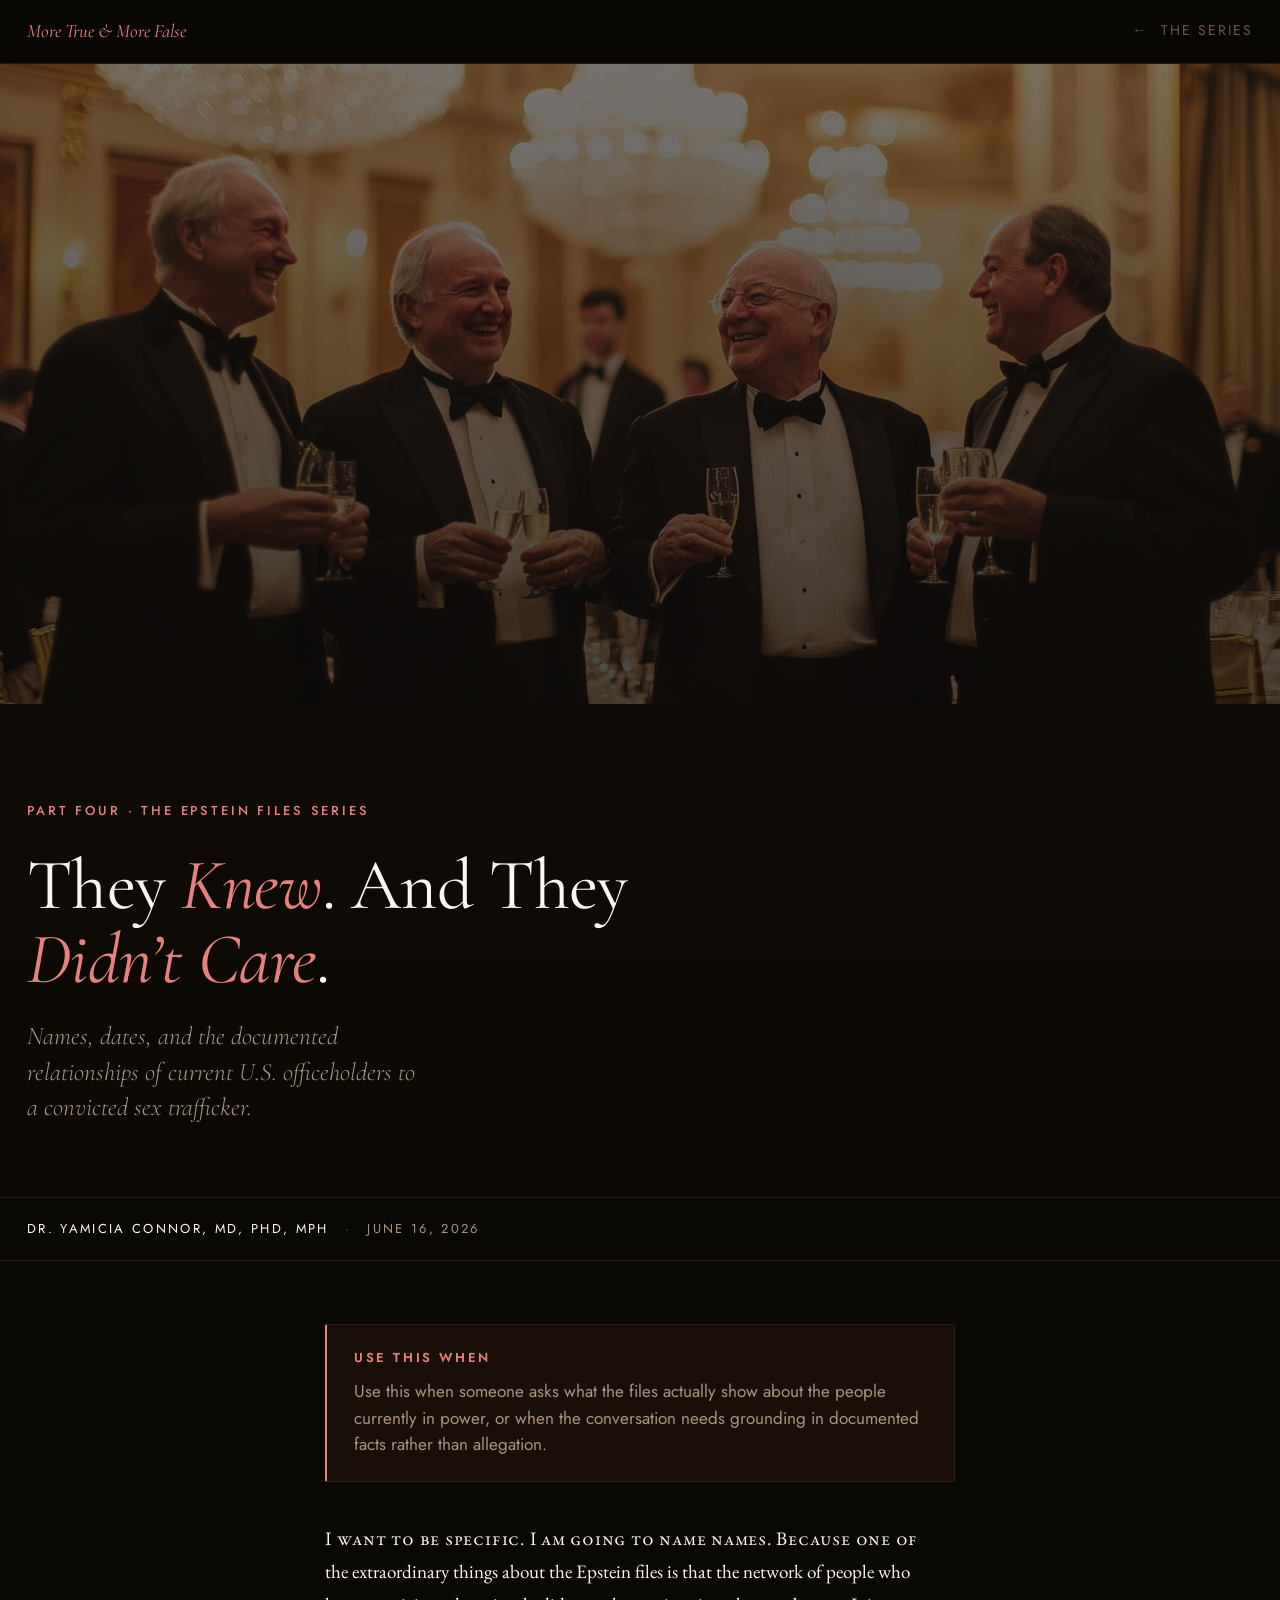
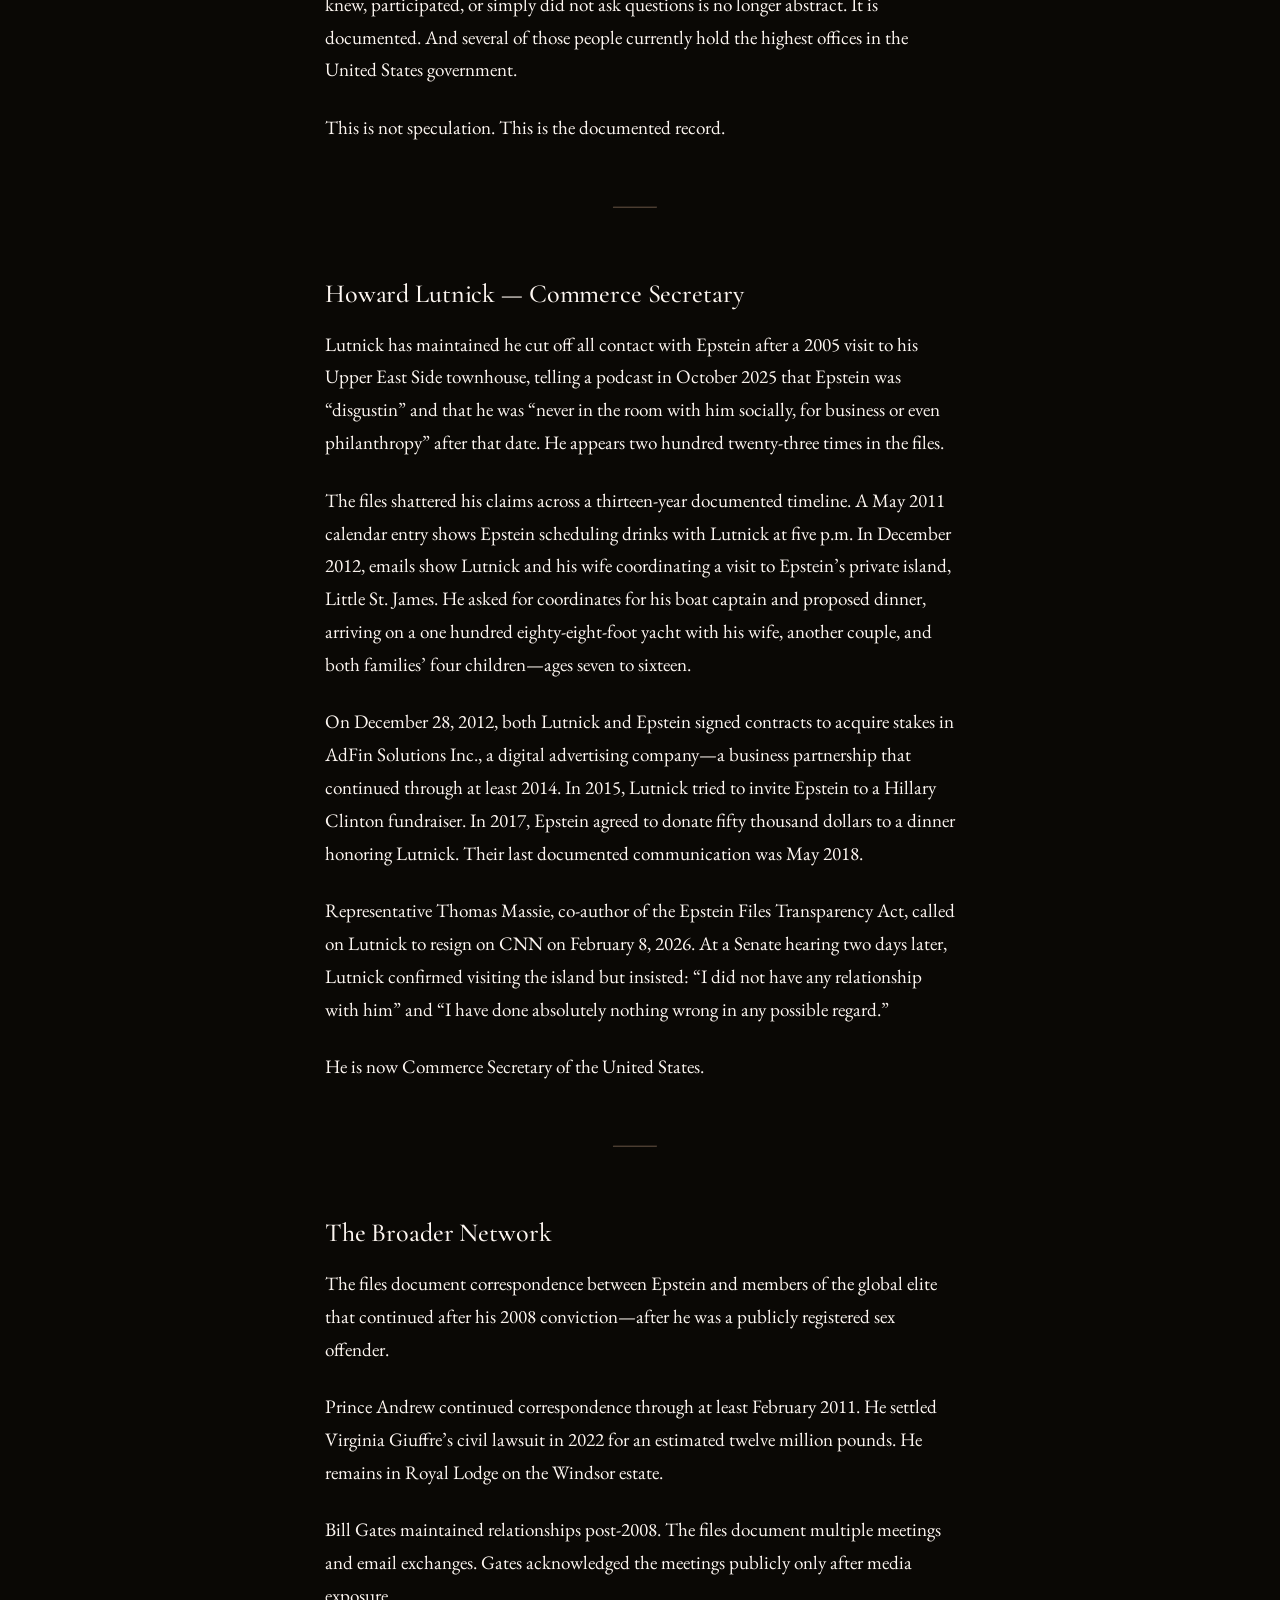
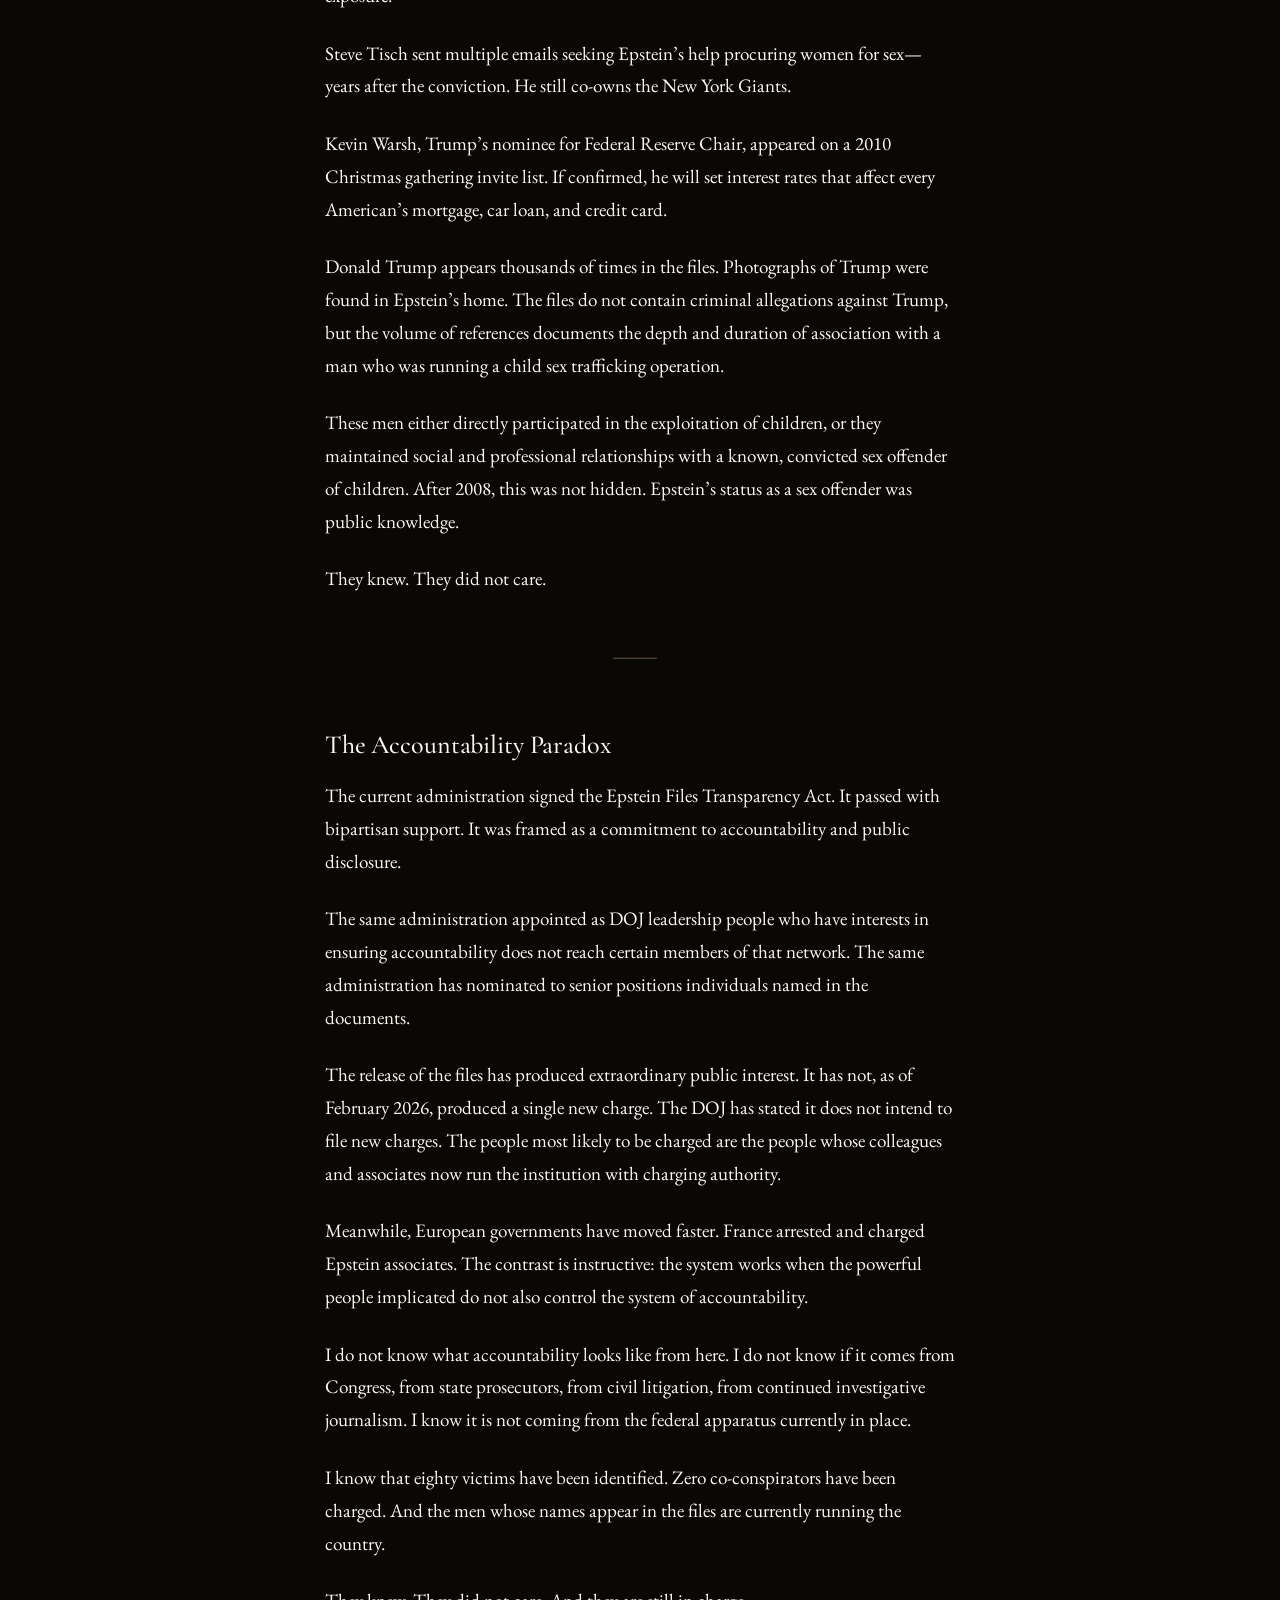
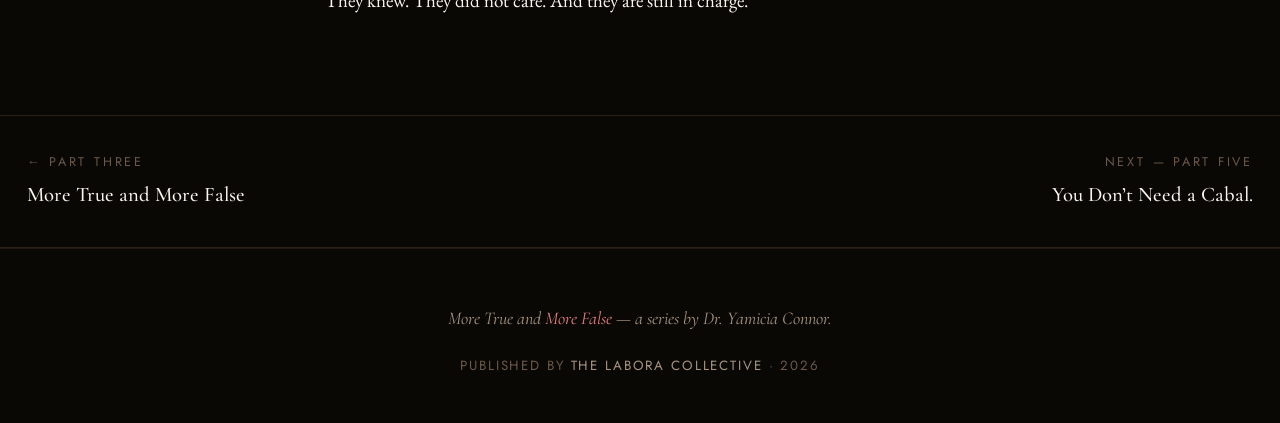
<file: part-4/index.html>
<!DOCTYPE html>
<html lang="en">
<head>
<meta charset="utf-8">
<meta name="viewport" content="width=device-width, initial-scale=1">
<title>They Knew. And They Didn’t Care. — More True and More False — The Labora Collective</title>
<meta name="description" content="Names, dates, and the documented relationships of current U.S. officeholders to a convicted sex trafficker.">
<meta name="author" content="Dr. Yamicia Connor, MD, PhD, MPH">
<meta name="robots" content="index, follow">
<link rel="canonical" href="https://moretruemorefalse.laboracollective.com/part-4/">
<meta property="og:type" content="article">
<meta property="og:title" content="Part Four: They Knew. And They Didn’t Care.">
<meta property="og:description" content="Names, dates, and the documented relationships of current U.S. officeholders to a convicted sex trafficker.">
<meta property="og:url" content="https://moretruemorefalse.laboracollective.com/part-4/">
<meta property="og:image" content="https://moretruemorefalse.laboracollective.com/assets/img/part-4-hero.jpg">
<meta property="og:site_name" content="The Labora Collective">
<meta name="twitter:card" content="summary_large_image">
<meta name="twitter:title" content="Part Four: They Knew. And They Didn’t Care.">
<meta name="twitter:description" content="Names, dates, and the documented relationships of current U.S. officeholders to a convicted sex trafficker.">
<meta name="twitter:image" content="https://moretruemorefalse.laboracollective.com/assets/img/part-4-hero.jpg">
<link rel="preconnect" href="https://fonts.googleapis.com">
<link rel="preconnect" href="https://fonts.gstatic.com" crossorigin>
<link href="https://fonts.googleapis.com/css2?family=Cormorant+Garamond:ital,wght@0,300;0,400;0,500;0,600;1,400;1,500&family=EB+Garamond:ital,wght@0,400;0,500;0,600;1,400;1,500&family=Jost:wght@300;400;500;600&display=swap" rel="stylesheet">
<link rel="stylesheet" href="../assets/css/series.css?v=4">
</head>
<body class="cadence-essay">
<nav class="site-nav" aria-label="Site">
  <div class="inner">
    <a class="brand" href="../index.html"><span class="mark">More True &amp; More False</span></a>
    <a class="crumb" href="../index.html"><span class="sep">←</span> The Series</a>
  </div>
</nav>

<header class="anchor "><img src="../assets/img/part-4-hero.jpg" alt="Part 4: They Knew. And They Didn’t Care. — anchor image"><div class="overlay"></div>
  <div class="anchor-inner">
    <div class="eyebrow">Part Four · The Epstein Files Series</div>
    <h1>They <em>Knew</em>. And They <em>Didn’t Care</em>.</h1>
    <p class="dek">Names, dates, and the documented relationships of current U.S. officeholders to a convicted sex trafficker.</p>
  </div>
</header>
<section class="meta-strip">
  <div class="inner">
    <span class="author">Dr. Yamicia Connor, MD, PhD, MPH</span>
    <span class="sep">·</span>
    <span class="date">June 16, 2026</span>
  </div>
</section>
<main>
  <article class="prose">
    <div class="use-when">
      <strong>Use this when</strong>
      Use this when someone asks what the files actually show about the people currently in power, or when the conversation needs grounding in documented facts rather than allegation.
    </div>
<p>I want to be specific. I am going to name names. Because one of the extraordinary things about the Epstein files is that the network of people who knew, participated, or simply did not ask questions is no longer abstract. It is documented. And several of those people currently hold the highest offices in the United States government.</p>
<p>This is not speculation. This is the documented record.</p>
<div class="divider" role="separator" aria-hidden="true"></div>
<h3>Howard Lutnick — Commerce Secretary</h3>
<p>Lutnick has maintained he cut off all contact with Epstein after a 2005 visit to his Upper East Side townhouse, telling a podcast in October 2025 that Epstein was “disgustin” and that he was “never in the room with him socially, for business or even philanthropy” after that date. He appears two hundred twenty-three times in the files.</p>
<p>The files shattered his claims across a thirteen-year documented timeline. A May 2011 calendar entry shows Epstein scheduling drinks with Lutnick at five p.m. In December 2012, emails show Lutnick and his wife coordinating a visit to Epstein’s private island, Little St. James. He asked for coordinates for his boat captain and proposed dinner, arriving on a one hundred eighty-eight-foot yacht with his wife, another couple, and both families’ four children—ages seven to sixteen.</p>
<p>On December 28, 2012, both Lutnick and Epstein signed contracts to acquire stakes in AdFin Solutions Inc., a digital advertising company—a business partnership that continued through at least 2014. In 2015, Lutnick tried to invite Epstein to a Hillary Clinton fundraiser. In 2017, Epstein agreed to donate fifty thousand dollars to a dinner honoring Lutnick. Their last documented communication was May 2018.</p>
<p>Representative Thomas Massie, co-author of the Epstein Files Transparency Act, called on Lutnick to resign on CNN on February 8, 2026. At a Senate hearing two days later, Lutnick confirmed visiting the island but insisted: “I did not have any relationship with him” and “I have done absolutely nothing wrong in any possible regard.”</p>
<p>He is now Commerce Secretary of the United States.</p>
<div class="divider" role="separator" aria-hidden="true"></div>
<h3>The Broader Network</h3>
<p>The files document correspondence between Epstein and members of the global elite that continued after his 2008 conviction—after he was a publicly registered sex offender.</p>
<p>Prince Andrew continued correspondence through at least February 2011. He settled Virginia Giuffre’s civil lawsuit in 2022 for an estimated twelve million pounds. He remains in Royal Lodge on the Windsor estate.</p>
<p>Bill Gates maintained relationships post-2008. The files document multiple meetings and email exchanges. Gates acknowledged the meetings publicly only after media exposure.</p>
<p>Steve Tisch sent multiple emails seeking Epstein’s help procuring women for sex—years after the conviction. He still co-owns the New York Giants.</p>
<p>Kevin Warsh, Trump’s nominee for Federal Reserve Chair, appeared on a 2010 Christmas gathering invite list. If confirmed, he will set interest rates that affect every American’s mortgage, car loan, and credit card.</p>
<p>Donald Trump appears thousands of times in the files. Photographs of Trump were found in Epstein’s home. The files do not contain criminal allegations against Trump, but the volume of references documents the depth and duration of association with a man who was running a child sex trafficking operation.</p>
<p>These men either directly participated in the exploitation of children, or they maintained social and professional relationships with a known, convicted sex offender of children. After 2008, this was not hidden. Epstein’s status as a sex offender was public knowledge.</p>
<p>They knew. They did not care.</p>
<div class="divider" role="separator" aria-hidden="true"></div>
<h3>The Accountability Paradox</h3>
<p>The current administration signed the Epstein Files Transparency Act. It passed with bipartisan support. It was framed as a commitment to accountability and public disclosure.</p>
<p>The same administration appointed as DOJ leadership people who have interests in ensuring accountability does not reach certain members of that network. The same administration has nominated to senior positions individuals named in the documents.</p>
<p>The release of the files has produced extraordinary public interest. It has not, as of February 2026, produced a single new charge. The DOJ has stated it does not intend to file new charges. The people most likely to be charged are the people whose colleagues and associates now run the institution with charging authority.</p>
<p>Meanwhile, European governments have moved faster. France arrested and charged Epstein associates. The contrast is instructive: the system works when the powerful people implicated do not also control the system of accountability.</p>
<p>I do not know what accountability looks like from here. I do not know if it comes from Congress, from state prosecutors, from civil litigation, from continued investigative journalism. I know it is not coming from the federal apparatus currently in place.</p>
<p>I know that eighty victims have been identified. Zero co-conspirators have been charged. And the men whose names appear in the files are currently running the country.</p>
<p>They knew. They did not care. And they are still in charge.</p>
  </article>
</main>
<nav class="piece-nav" aria-label="Series navigation">
  <div class="inner">
    <a class="prev" href="../part-3/index.html">
      <span class="label">← Part Three</span>
      <span class="title">More True and More False</span>
    </a>
    <a class="next" href="../part-5/index.html">
      <span class="label">Next — Part Five</span>
      <span class="title">You Don’t Need a Cabal.</span>
    </a>
  </div>
</nav>

<footer class="site-footer">
  <div class="inner">
    <div class="colophon">More True and <em>More False</em> — a series by Dr. Yamicia Connor.</div>
    <div>Published by <a href="https://laboracollective.com">The Labora Collective</a> · 2026</div>
  </div>
</footer>

</body>
</html>
</file>
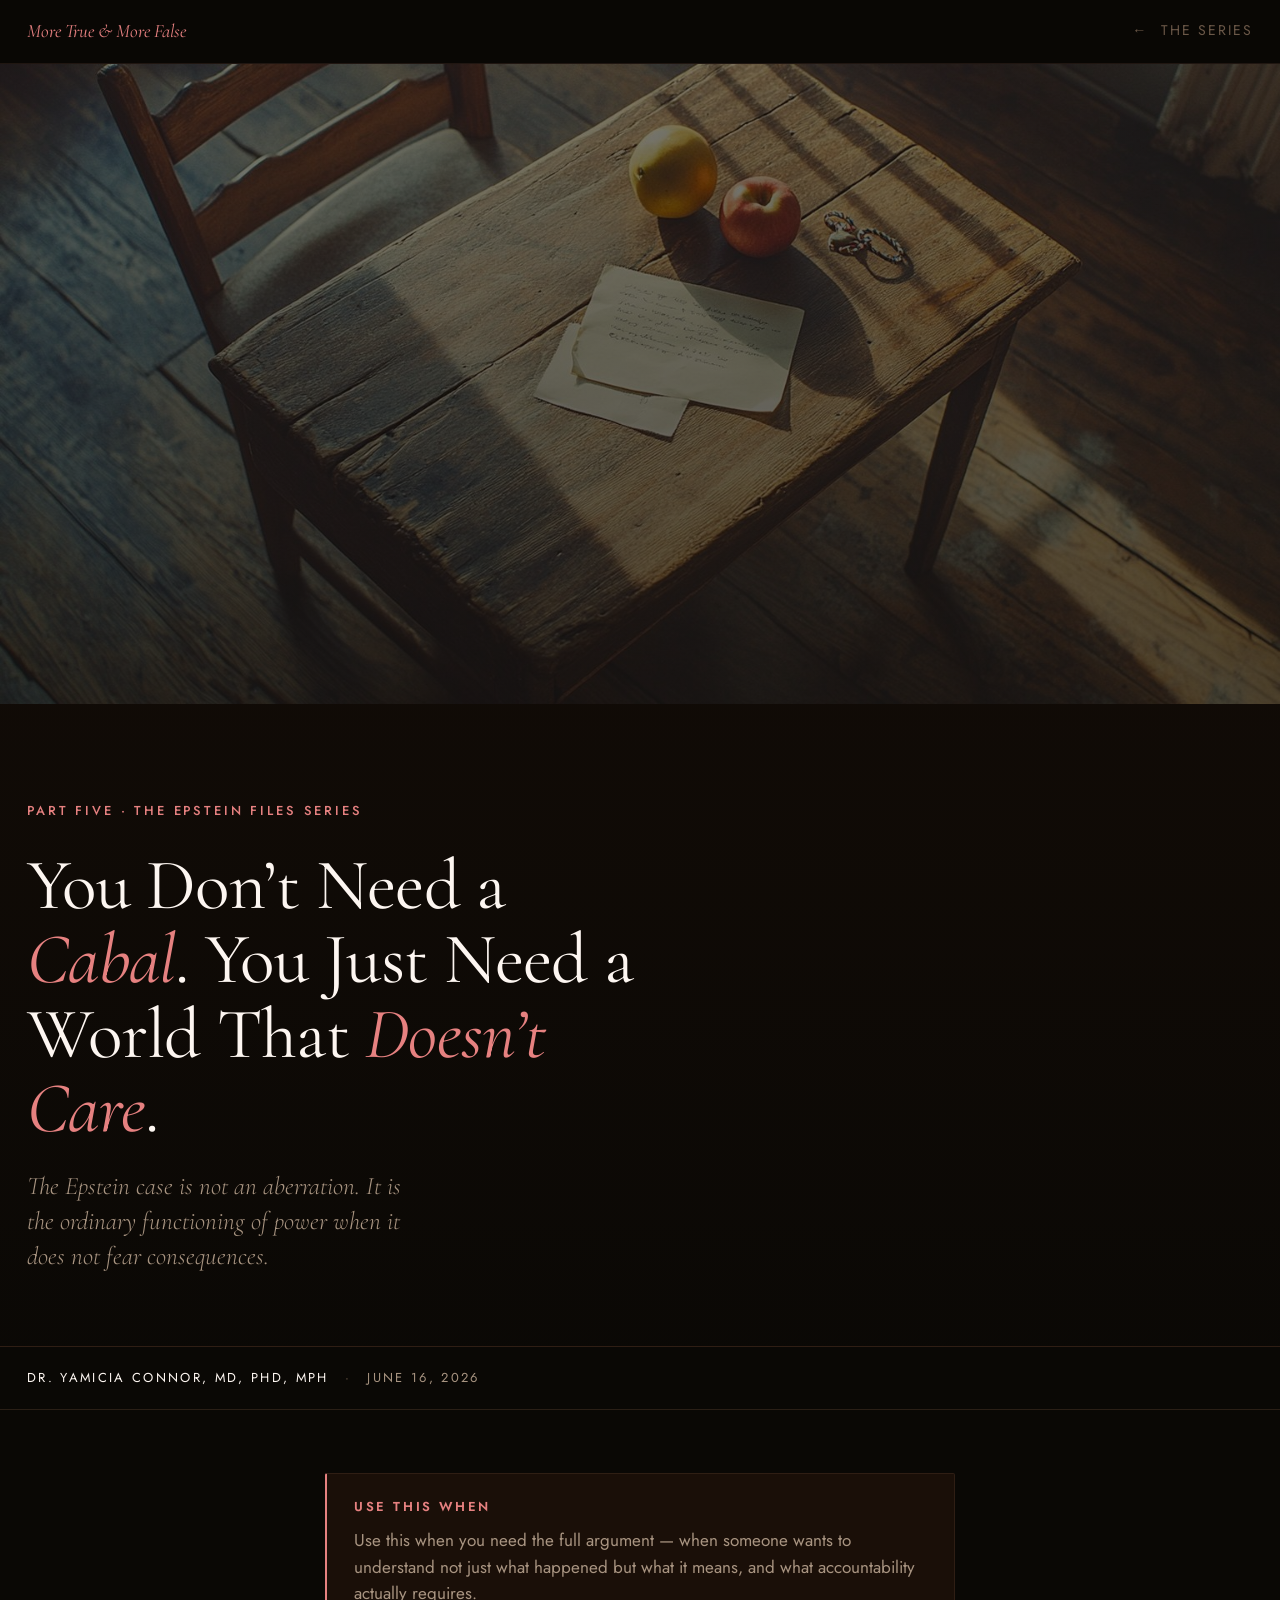
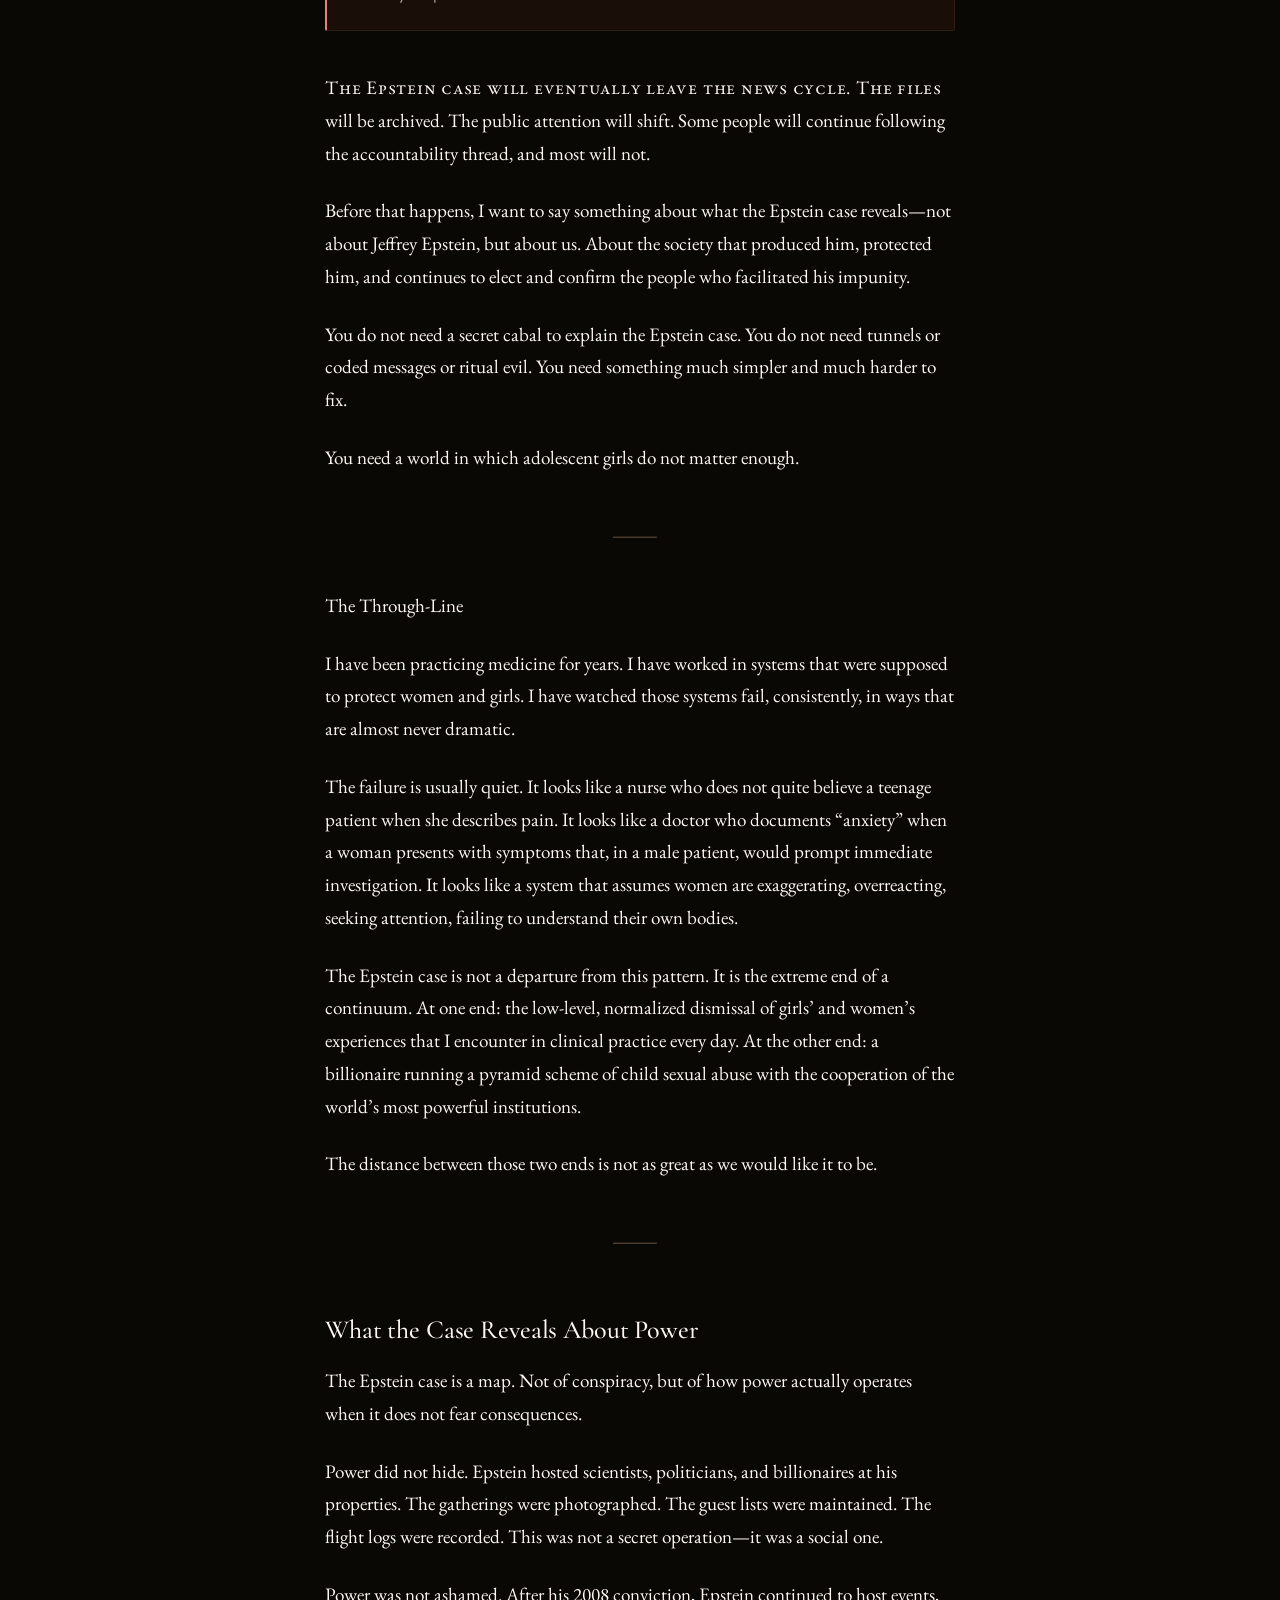
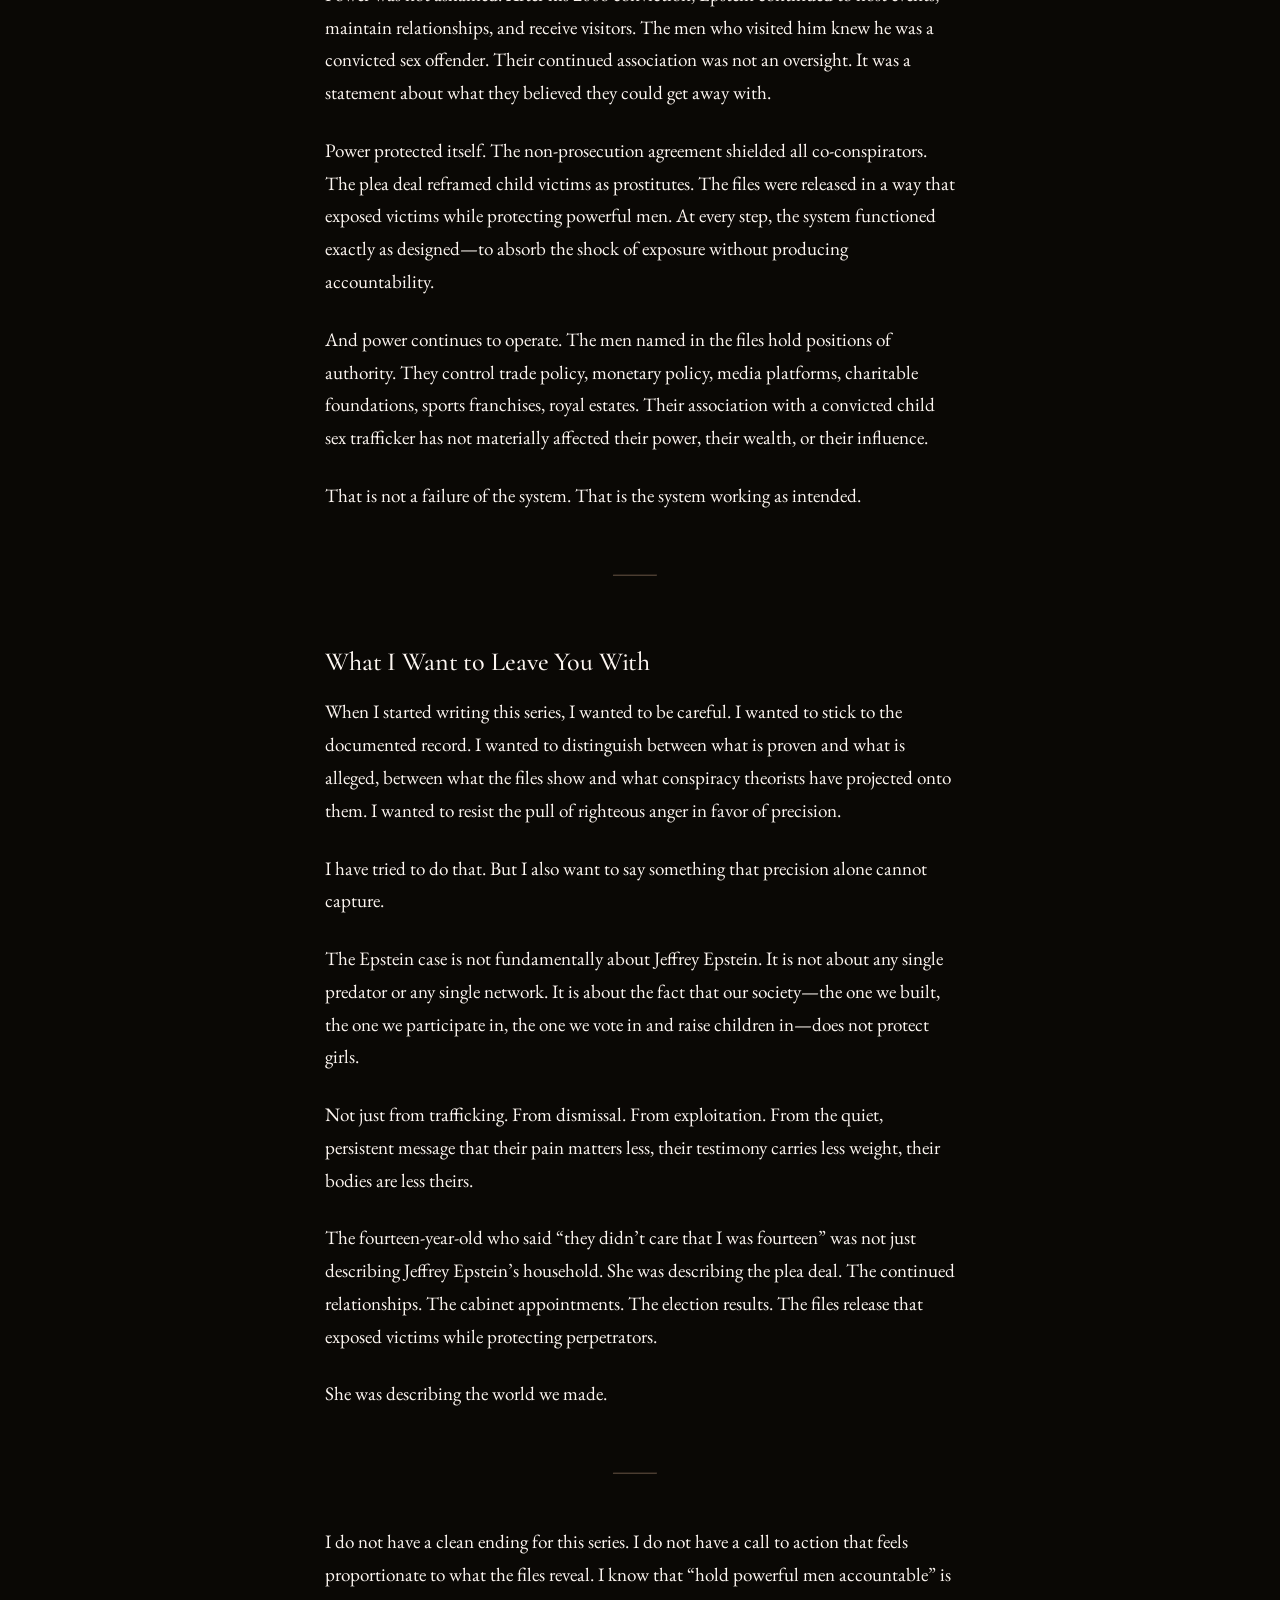
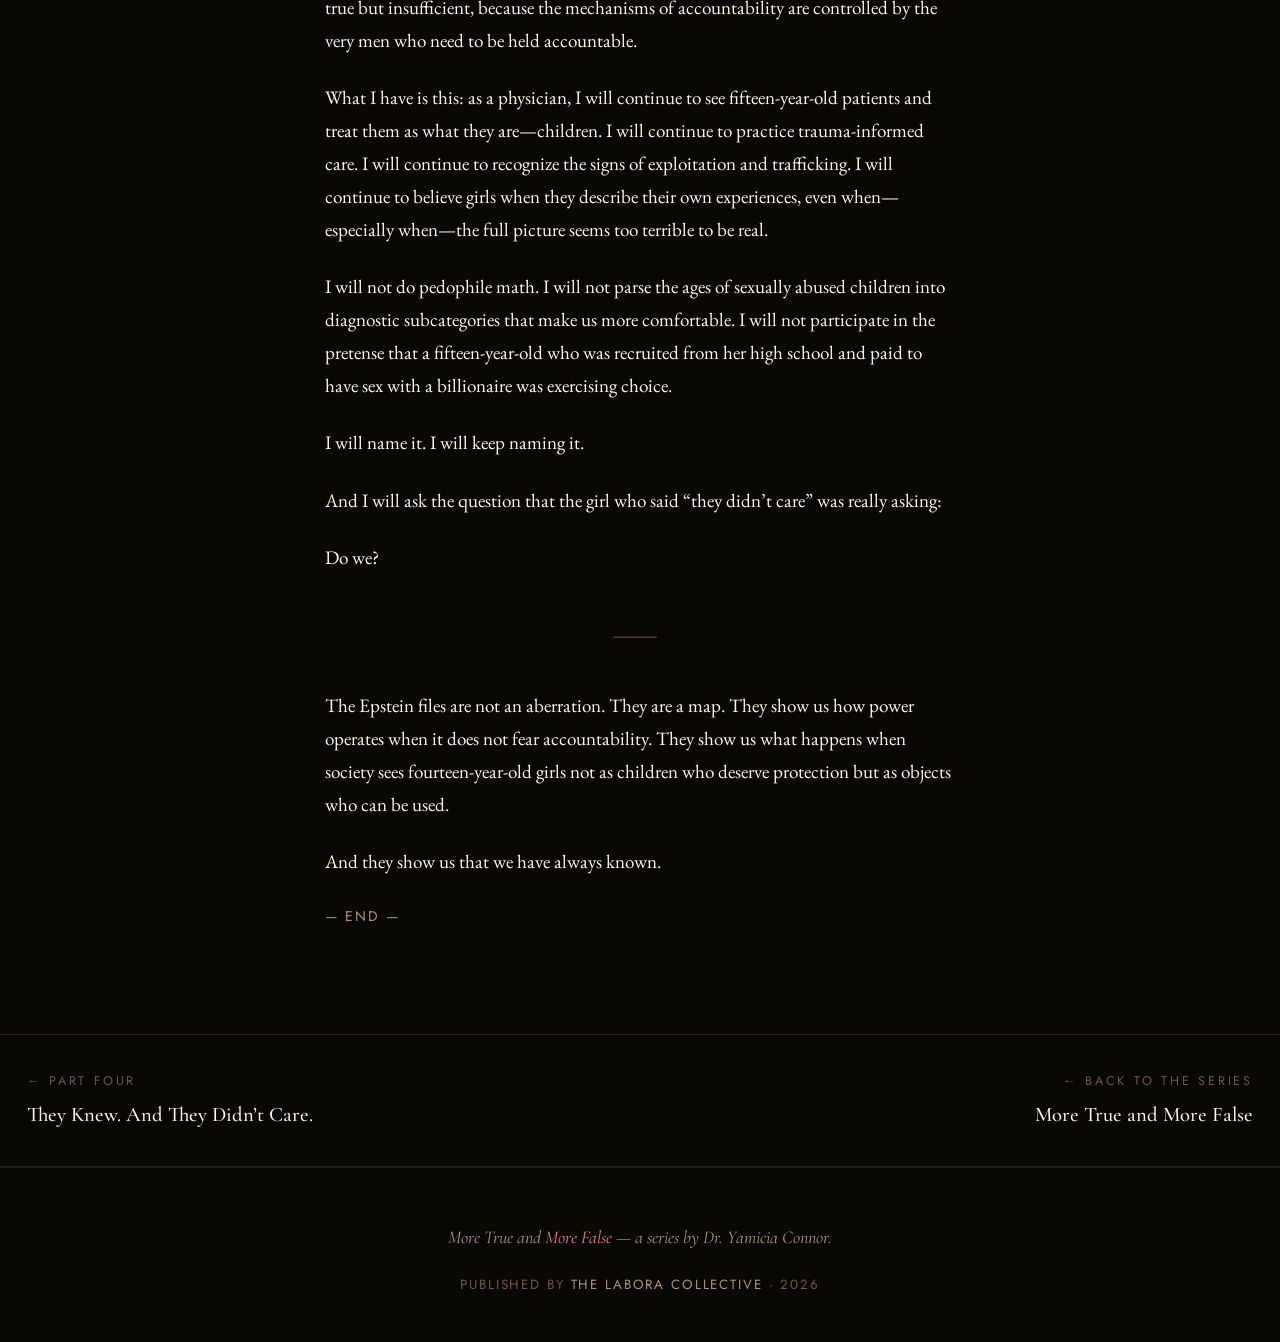
<file: part-5/index.html>
<!DOCTYPE html>
<html lang="en">
<head>
<meta charset="utf-8">
<meta name="viewport" content="width=device-width, initial-scale=1">
<title>You Don’t Need a Cabal. You Just Need a World That Doesn’t Care. — More True and More False — The Labora Collective</title>
<meta name="description" content="The Epstein case is not an aberration. It is the ordinary functioning of power when it does not fear consequences.">
<meta name="author" content="Dr. Yamicia Connor, MD, PhD, MPH">
<meta name="robots" content="index, follow">
<link rel="canonical" href="https://moretruemorefalse.laboracollective.com/part-5/">
<meta property="og:type" content="article">
<meta property="og:title" content="Part Five: You Don’t Need a Cabal. You Just Need a World That Doesn’t Care.">
<meta property="og:description" content="The Epstein case is not an aberration. It is the ordinary functioning of power when it does not fear consequences.">
<meta property="og:url" content="https://moretruemorefalse.laboracollective.com/part-5/">
<meta property="og:image" content="https://moretruemorefalse.laboracollective.com/assets/img/part-5-hero.jpg">
<meta property="og:site_name" content="The Labora Collective">
<meta name="twitter:card" content="summary_large_image">
<meta name="twitter:title" content="Part Five: You Don’t Need a Cabal. You Just Need a World That Doesn’t Care.">
<meta name="twitter:description" content="The Epstein case is not an aberration. It is the ordinary functioning of power when it does not fear consequences.">
<meta name="twitter:image" content="https://moretruemorefalse.laboracollective.com/assets/img/part-5-hero.jpg">
<link rel="preconnect" href="https://fonts.googleapis.com">
<link rel="preconnect" href="https://fonts.gstatic.com" crossorigin>
<link href="https://fonts.googleapis.com/css2?family=Cormorant+Garamond:ital,wght@0,300;0,400;0,500;0,600;1,400;1,500&family=EB+Garamond:ital,wght@0,400;0,500;0,600;1,400;1,500&family=Jost:wght@300;400;500;600&display=swap" rel="stylesheet">
<link rel="stylesheet" href="../assets/css/series.css?v=4">
</head>
<body class="cadence-essay">
<nav class="site-nav" aria-label="Site">
  <div class="inner">
    <a class="brand" href="../index.html"><span class="mark">More True &amp; More False</span></a>
    <a class="crumb" href="../index.html"><span class="sep">←</span> The Series</a>
  </div>
</nav>

<header class="anchor "><img src="../assets/img/part-5-hero.jpg" alt="Part 5: You Don’t Need a Cabal. You Just Need a World That Doesn’t Care. — anchor image"><div class="overlay"></div>
  <div class="anchor-inner">
    <div class="eyebrow">Part Five · The Epstein Files Series</div>
    <h1>You Don’t Need a <em>Cabal</em>. You Just Need a World That <em>Doesn’t Care</em>.</h1>
    <p class="dek">The Epstein case is not an aberration. It is the ordinary functioning of power when it does not fear consequences.</p>
  </div>
</header>
<section class="meta-strip">
  <div class="inner">
    <span class="author">Dr. Yamicia Connor, MD, PhD, MPH</span>
    <span class="sep">·</span>
    <span class="date">June 16, 2026</span>
  </div>
</section>
<main>
  <article class="prose">
    <div class="use-when">
      <strong>Use this when</strong>
      Use this when you need the full argument — when someone wants to understand not just what happened but what it means, and what accountability actually requires.
    </div>
<p>The Epstein case will eventually leave the news cycle. The files will be archived. The public attention will shift. Some people will continue following the accountability thread, and most will not.</p>
<p>Before that happens, I want to say something about what the Epstein case reveals—not about Jeffrey Epstein, but about us. About the society that produced him, protected him, and continues to elect and confirm the people who facilitated his impunity.</p>
<p>You do not need a secret cabal to explain the Epstein case. You do not need tunnels or coded messages or ritual evil. You need something much simpler and much harder to fix.</p>
<p>You need a world in which adolescent girls do not matter enough.</p>
<div class="divider" role="separator" aria-hidden="true"></div>
<p>The Through-Line</p>
<p>I have been practicing medicine for years. I have worked in systems that were supposed to protect women and girls. I have watched those systems fail, consistently, in ways that are almost never dramatic.</p>
<p>The failure is usually quiet. It looks like a nurse who does not quite believe a teenage patient when she describes pain. It looks like a doctor who documents “anxiety” when a woman presents with symptoms that, in a male patient, would prompt immediate investigation. It looks like a system that assumes women are exaggerating, overreacting, seeking attention, failing to understand their own bodies.</p>
<p>The Epstein case is not a departure from this pattern. It is the extreme end of a continuum. At one end: the low-level, normalized dismissal of girls’ and women’s experiences that I encounter in clinical practice every day. At the other end: a billionaire running a pyramid scheme of child sexual abuse with the cooperation of the world’s most powerful institutions.</p>
<p>The distance between those two ends is not as great as we would like it to be.</p>
<div class="divider" role="separator" aria-hidden="true"></div>
<h3>What the Case Reveals About Power</h3>
<p>The Epstein case is a map. Not of conspiracy, but of how power actually operates when it does not fear consequences.</p>
<p>Power did not hide. Epstein hosted scientists, politicians, and billionaires at his properties. The gatherings were photographed. The guest lists were maintained. The flight logs were recorded. This was not a secret operation—it was a social one.</p>
<p>Power was not ashamed. After his 2008 conviction, Epstein continued to host events, maintain relationships, and receive visitors. The men who visited him knew he was a convicted sex offender. Their continued association was not an oversight. It was a statement about what they believed they could get away with.</p>
<p>Power protected itself. The non-prosecution agreement shielded all co-conspirators. The plea deal reframed child victims as prostitutes. The files were released in a way that exposed victims while protecting powerful men. At every step, the system functioned exactly as designed—to absorb the shock of exposure without producing accountability.</p>
<p>And power continues to operate. The men named in the files hold positions of authority. They control trade policy, monetary policy, media platforms, charitable foundations, sports franchises, royal estates. Their association with a convicted child sex trafficker has not materially affected their power, their wealth, or their influence.</p>
<p>That is not a failure of the system. That is the system working as intended.</p>
<div class="divider" role="separator" aria-hidden="true"></div>
<h3>What I Want to Leave You With</h3>
<p>When I started writing this series, I wanted to be careful. I wanted to stick to the documented record. I wanted to distinguish between what is proven and what is alleged, between what the files show and what conspiracy theorists have projected onto them. I wanted to resist the pull of righteous anger in favor of precision.</p>
<p>I have tried to do that. But I also want to say something that precision alone cannot capture.</p>
<p>The Epstein case is not fundamentally about Jeffrey Epstein. It is not about any single predator or any single network. It is about the fact that our society—the one we built, the one we participate in, the one we vote in and raise children in—does not protect girls.</p>
<p>Not just from trafficking. From dismissal. From exploitation. From the quiet, persistent message that their pain matters less, their testimony carries less weight, their bodies are less theirs.</p>
<p>The fourteen-year-old who said “they didn’t care that I was fourteen” was not just describing Jeffrey Epstein’s household. She was describing the plea deal. The continued relationships. The cabinet appointments. The election results. The files release that exposed victims while protecting perpetrators.</p>
<p>She was describing the world we made.</p>
<div class="divider" role="separator" aria-hidden="true"></div>
<p>I do not have a clean ending for this series. I do not have a call to action that feels proportionate to what the files reveal. I know that “hold powerful men accountable” is true but insufficient, because the mechanisms of accountability are controlled by the very men who need to be held accountable.</p>
<p>What I have is this: as a physician, I will continue to see fifteen-year-old patients and treat them as what they are—children. I will continue to practice trauma-informed care. I will continue to recognize the signs of exploitation and trafficking. I will continue to believe girls when they describe their own experiences, even when—especially when—the full picture seems too terrible to be real.</p>
<p>I will not do pedophile math. I will not parse the ages of sexually abused children into diagnostic subcategories that make us more comfortable. I will not participate in the pretense that a fifteen-year-old who was recruited from her high school and paid to have sex with a billionaire was exercising choice.</p>
<p>I will name it. I will keep naming it.</p>
<p>And I will ask the question that the girl who said “they didn’t care” was really asking:</p>
<p>Do we?</p>
<div class="divider" role="separator" aria-hidden="true"></div>
<p>The Epstein files are not an aberration. They are a map. They show us how power operates when it does not fear accountability. They show us what happens when society sees fourteen-year-old girls not as children who deserve protection but as objects who can be used.</p>
<p>And they show us that we have always known.</p>
<p class="attribution">— END —</p>
  </article>
</main>
<nav class="piece-nav" aria-label="Series navigation">
  <div class="inner">
    <a class="prev" href="../part-4/index.html">
      <span class="label">← Part Four</span>
      <span class="title">They Knew. And They Didn’t Care.</span>
    </a>
    <a class="next" href="../index.html#part-5">
      <span class="label">← Back to The Series</span>
      <span class="title">More True and More False</span>
    </a>
  </div>
</nav>

<footer class="site-footer">
  <div class="inner">
    <div class="colophon">More True and <em>More False</em> — a series by Dr. Yamicia Connor.</div>
    <div>Published by <a href="https://laboracollective.com">The Labora Collective</a> · 2026</div>
  </div>
</footer>

</body>
</html>
</file>
<file: assets/css/series.css>
:root {
  --bg: #0a0805;
  --surface: #1a0f08;
  --surface-raised: #231510;
  --border: rgba(232, 168, 130, 0.10);
  --border-hover: rgba(232, 168, 130, 0.25);
  --rule: rgba(232, 168, 130, 0.14);
  --text: #fdf6f1;
  --text-muted: #a89481;
  --text-dim: #6b5848;
  --copper: #E8A882;
  --copper-deep: #D38660;
  --copper-dark: #7A4D2E;
  --red: #E68180;
  --red-deep: #C95F5E;
  --gold: #D4B370;
  --serif: 'Cormorant Garamond', Georgia, serif;
  --body-serif: 'EB Garamond', Georgia, serif;
  --sans: 'Jost', 'DM Sans', -apple-system, BlinkMacSystemFont, sans-serif;

  --accent: var(--copper);
  --accent-deep: var(--copper-deep);

  --max-prose: 38rem;
  --max-wide: 72rem;
}

body.cadence-essay {
  --accent: var(--red);
  --accent-deep: var(--red-deep);
}

* { box-sizing: border-box; }

html, body {
  margin: 0;
  padding: 0;
  background: var(--bg);
  color: var(--text);
  font-family: var(--body-serif);
  font-size: 18px;
  line-height: 1.7;
  -webkit-font-smoothing: antialiased;
  -moz-osx-font-smoothing: grayscale;
  text-rendering: optimizeLegibility;
}

img { max-width: 100%; display: block; }

a {
  color: var(--accent);
  text-decoration: none;
  border-bottom: 1px solid transparent;
  transition: border-color 160ms ease, color 160ms ease;
}
a:hover { border-bottom-color: var(--accent); }

::selection { background: var(--accent); color: var(--bg); }

.serif { font-family: var(--serif); }
.sans  { font-family: var(--sans); }

.eyebrow {
  font-family: var(--sans);
  font-weight: 500;
  font-size: 0.72rem;
  letter-spacing: 0.22em;
  text-transform: uppercase;
  color: var(--accent);
}

.dek {
  font-family: var(--serif);
  font-weight: 300;
  font-size: 1.4rem;
  line-height: 1.4;
  color: var(--text-muted);
  font-style: italic;
}

/* ────── site nav ────── */
.site-nav {
  position: sticky;
  top: 0;
  z-index: 50;
  background: rgba(10, 8, 5, 0.85);
  backdrop-filter: blur(10px);
  -webkit-backdrop-filter: blur(10px);
  border-bottom: 1px solid var(--border);
}
.site-nav .inner {
  max-width: var(--max-wide);
  margin: 0 auto;
  padding: 0.85rem 1.5rem;
  display: flex;
  align-items: center;
  justify-content: space-between;
  gap: 1.5rem;
  font-family: var(--sans);
  font-size: 0.78rem;
  letter-spacing: 0.14em;
  text-transform: uppercase;
}
.site-nav .brand {
  color: var(--text);
  border: none;
  display: inline-flex;
  align-items: baseline;
  gap: 0.55rem;
  font-weight: 500;
}
.site-nav .brand .mark {
  color: var(--accent);
  font-style: italic;
  text-transform: none;
  letter-spacing: 0;
  font-family: var(--serif);
  font-size: 1.05rem;
  font-weight: 400;
}
.site-nav .crumb {
  color: var(--text-dim);
  border: none;
}
.site-nav .crumb:hover { color: var(--accent); }
.site-nav .crumb .sep { color: var(--text-dim); padding: 0 0.4rem; }

/* ────── anchor / hero ────── */
.anchor {
  position: relative;
  width: 100%;
  overflow: hidden;
  background: var(--surface);
  border-bottom: 1px solid var(--border);
}
.anchor img {
  width: 100%;
  height: auto;
  aspect-ratio: 2 / 1;
  object-fit: cover;
  opacity: 0.78;
}
.anchor.no-image {
  background:
    radial-gradient(ellipse at 50% 40%, rgba(232, 168, 130, 0.06), transparent 70%),
    linear-gradient(180deg, var(--surface), var(--bg));
  min-height: 60vh;
  display: flex;
  align-items: center;
}
.anchor .overlay {
  position: absolute;
  inset: 0;
  background:
    linear-gradient(180deg, rgba(10, 8, 5, 0.4) 0%, rgba(10, 8, 5, 0.65) 60%, rgba(10, 8, 5, 0.95) 100%);
}
.anchor.no-image .overlay { display: none; }
.anchor .anchor-inner {
  position: relative;
  z-index: 2;
  max-width: var(--max-wide);
  margin: 0 auto;
  padding: clamp(3rem, 10vh, 7rem) 1.5rem clamp(2.5rem, 8vh, 5rem);
  width: 100%;
}
.anchor.no-image .anchor-inner {
  padding-block: clamp(4rem, 12vh, 8rem);
}
.anchor .eyebrow { margin-bottom: 1.5rem; display: inline-block; }
.anchor h1 {
  font-family: var(--serif);
  font-weight: 400;
  font-size: clamp(2.2rem, 5.6vw, 4.4rem);
  line-height: 1.04;
  letter-spacing: -0.01em;
  margin: 0 0 1.2rem;
  max-width: 18ch;
  color: var(--text);
}
.anchor h1 em {
  font-style: italic;
  color: var(--accent);
}
.anchor .dek {
  max-width: 36ch;
  margin: 0;
}

/* meta strip */
.meta-strip {
  border-bottom: 1px solid var(--rule);
  background: var(--bg);
}
.meta-strip .inner {
  max-width: var(--max-wide);
  margin: 0 auto;
  padding: 1.1rem 1.5rem;
  font-family: var(--sans);
  font-size: 0.72rem;
  letter-spacing: 0.18em;
  text-transform: uppercase;
  color: var(--text-muted);
}
.meta-strip .inner .sep {
  color: var(--text-dim);
  padding: 0 0.55rem;
}
.meta-strip .inner .author { color: var(--text); }

/* ────── prose ────── */
main { display: block; }

.prose {
  max-width: var(--max-prose);
  margin: 0 auto;
  padding: clamp(2.5rem, 7vh, 4.5rem) 1.5rem clamp(3rem, 8vh, 5rem);
}

.prose p {
  margin: 0 0 1.3em;
  font-size: 1.06rem;
  line-height: 1.72;
  color: var(--text);
}

.prose > p:first-of-type::first-line {
  font-variant-caps: small-caps;
  letter-spacing: 0.04em;
  color: var(--text);
}

.prose h2 {
  font-family: var(--serif);
  font-weight: 500;
  font-size: 1.85rem;
  line-height: 1.2;
  letter-spacing: -0.005em;
  margin: 2.6em 0 0.8em;
  color: var(--text);
}
.prose h3 {
  font-family: var(--serif);
  font-weight: 500;
  font-size: 1.45rem;
  line-height: 1.25;
  letter-spacing: -0.005em;
  margin: 2.2em 0 0.7em;
  color: var(--text);
}
.prose h3 em { font-style: italic; color: var(--accent); }

.prose blockquote {
  margin: 1.8em 0;
  padding: 0.25em 0 0.25em 1.4em;
  border-left: 2px solid var(--accent);
  font-family: var(--serif);
  font-style: italic;
  font-size: 1.25rem;
  line-height: 1.5;
  color: var(--text-muted);
}
.prose blockquote.epigraph {
  text-align: left;
  font-size: 1.3rem;
  border-left: none;
  padding: 0;
  margin: 0 0 0.4em;
  color: var(--text);
}
.prose .attribution {
  font-family: var(--sans);
  font-style: normal;
  font-size: 0.78rem;
  letter-spacing: 0.14em;
  text-transform: uppercase;
  color: var(--text-muted);
  margin: 0 0 2.4em;
}

.prose strong { color: var(--text); font-weight: 600; }
.prose em { font-style: italic; }

.prose .divider {
  display: block;
  width: 100%;
  text-align: center;
  margin: 2.5em 0 2.2em;
  color: var(--text-dim);
  font-size: 1rem;
  letter-spacing: 0.6em;
  user-select: none;
}
.prose .divider::before { content: "⸻"; }

.prose .signoff {
  margin-top: 2.5em;
  font-family: var(--sans);
  font-size: 0.82rem;
  letter-spacing: 0.14em;
  text-transform: uppercase;
  color: var(--text-muted);
}

/* use-when callout */
.use-when {
  margin: 0 0 2.4em;
  padding: 1.3rem 1.5rem;
  background: var(--surface);
  border: 1px solid var(--border);
  border-left: 2px solid var(--accent);
  border-radius: 2px;
  font-family: var(--sans);
  font-size: 0.95rem;
  line-height: 1.55;
  color: var(--text-muted);
}
.use-when strong {
  display: block;
  font-family: var(--sans);
  font-size: 0.72rem;
  font-weight: 600;
  letter-spacing: 0.2em;
  text-transform: uppercase;
  color: var(--accent);
  margin-bottom: 0.55rem;
}

/* ────── landing page ────── */
.landing-hero {
  position: relative;
  overflow: hidden;
  background:
    radial-gradient(ellipse 80% 60% at 50% 30%, rgba(232, 168, 130, 0.08), transparent 70%),
    linear-gradient(180deg, var(--surface) 0%, var(--bg) 100%);
  border-bottom: 1px solid var(--border);
}
.landing-hero-bg {
  position: absolute;
  inset: 0;
  width: 100%;
  height: 100%;
  object-fit: cover;
  z-index: 0;
  opacity: 0.55;
}
.landing-hero-overlay {
  position: absolute;
  inset: 0;
  z-index: 1;
  background:
    linear-gradient(180deg, rgba(10, 8, 5, 0.45) 0%, rgba(10, 8, 5, 0.75) 60%, rgba(10, 8, 5, 0.95) 100%);
}
.landing-hero .inner {
  position: relative;
  z-index: 2;
  max-width: var(--max-wide);
  margin: 0 auto;
  padding: clamp(5rem, 14vh, 10rem) 1.5rem clamp(3.5rem, 10vh, 6rem);
  text-align: center;
}
.landing-hero .eyebrow {
  margin-bottom: 2rem;
  display: inline-block;
}
.landing-hero h1 {
  font-family: var(--serif);
  font-weight: 400;
  font-size: clamp(2.6rem, 7vw, 5.6rem);
  line-height: 1.02;
  letter-spacing: -0.015em;
  margin: 0 auto 1.4rem;
  max-width: 14ch;
  color: var(--text);
}
.landing-hero h1 em {
  font-style: italic;
  color: var(--accent);
}
.landing-hero .dek {
  max-width: 36ch;
  margin: 0 auto 2.4rem;
}
.landing-hero .byline {
  font-family: var(--sans);
  font-size: 0.78rem;
  letter-spacing: 0.18em;
  text-transform: uppercase;
  color: var(--text-muted);
}
.landing-hero .byline .author { color: var(--text); }
.landing-hero .byline .sep { color: var(--text-dim); padding: 0 0.55rem; }

.section {
  max-width: var(--max-wide);
  margin: 0 auto;
  padding: clamp(2.2rem, 5vh, 3.5rem) 1.5rem;
}
.section--tight {
  padding-top: 0.5rem;
  padding-bottom: 0.5rem;
}
.section--tight + .section--tight {
  padding-top: 0;
}

.section-heading {
  font-family: var(--sans);
  font-size: 0.74rem;
  font-weight: 500;
  letter-spacing: 0.22em;
  text-transform: uppercase;
  color: var(--accent);
  margin: 0 0 0.8rem;
  text-align: center;
}
.section-lede {
  font-family: var(--serif);
  font-style: italic;
  font-size: 1.2rem;
  line-height: 1.4;
  color: var(--text-muted);
  text-align: center;
  max-width: 42ch;
  margin: 0 auto 2.4rem;
}

.intro-prose {
  max-width: var(--max-prose);
  margin: 0 auto;
}
.intro-prose p {
  margin: 0 0 1.3em;
  font-size: 1.1rem;
  line-height: 1.72;
}
.intro-prose .opening-line {
  font-family: var(--serif);
  font-style: italic;
  font-size: 1.6rem;
  line-height: 1.4;
  color: var(--text);
  margin-bottom: 1.4em;
}
.intro-prose h2 {
  font-family: var(--serif);
  font-weight: 500;
  font-size: 1.85rem;
  line-height: 1.2;
  margin: 0 0 0.8em;
  color: var(--text);
}
.intro-prose .divider {
  display: block;
  width: 100%;
  text-align: center;
  margin: 2.5em 0 2.2em;
  color: var(--text-dim);
  letter-spacing: 0.6em;
}
.intro-prose .divider::before { content: "⸻"; }

/* pieces — horizontal stacked rows */
.pieces-stack {
  display: flex;
  flex-direction: column;
  gap: 1.1rem;
  margin: 0 auto;
  max-width: 64rem;
}

.piece-row {
  display: grid;
  grid-template-columns: 16rem 1fr auto;
  gap: 1.75rem;
  align-items: stretch;
  background: var(--surface);
  border: 1px solid var(--border);
  border-radius: 4px;
  text-decoration: none;
  color: inherit;
  overflow: hidden;
  transition: border-color 200ms ease, background 200ms ease, transform 200ms ease, box-shadow 200ms ease;
  position: relative;
}
.piece-row::before {
  content: "";
  position: absolute;
  left: 0; top: 0; bottom: 0;
  width: 3px;
  background: var(--accent);
  opacity: 0.55;
  transition: opacity 200ms ease, width 200ms ease;
}
.piece-row:hover {
  background: var(--surface-raised);
  border-color: var(--border-hover);
  transform: translateY(-2px);
  box-shadow: 0 8px 28px rgba(0, 0, 0, 0.35);
}
.piece-row:hover::before {
  opacity: 1;
  width: 4px;
}

.piece-row-thumb {
  position: relative;
  overflow: hidden;
  background: var(--surface-raised);
  min-height: 11rem;
}
.piece-row-thumb img {
  position: absolute;
  inset: 0;
  width: 100%;
  height: 100%;
  object-fit: cover;
  opacity: 0.82;
  transition: opacity 240ms ease, transform 400ms ease;
}
.piece-row-thumb::after {
  content: "";
  position: absolute;
  inset: 0;
  background: linear-gradient(90deg, rgba(10, 8, 5, 0) 60%, rgba(26, 15, 8, 0.9) 100%);
  pointer-events: none;
}
.piece-row:hover .piece-row-thumb img {
  opacity: 0.95;
  transform: scale(1.03);
}

.piece-row-content {
  display: flex;
  flex-direction: column;
  justify-content: center;
  gap: 0.6rem;
  padding: 1.6rem 0 1.6rem 0.4rem;
}
.piece-row-meta {
  display: flex;
  align-items: baseline;
  gap: 0.9rem;
  flex-wrap: wrap;
}
.piece-row-meta .part-no {
  font-family: var(--sans);
  font-size: 0.7rem;
  font-weight: 500;
  letter-spacing: 0.22em;
  text-transform: uppercase;
  color: var(--accent);
}
.piece-row-meta .part-date {
  font-family: var(--sans);
  font-size: 0.68rem;
  letter-spacing: 0.18em;
  text-transform: uppercase;
  color: var(--text-dim);
}
.piece-row-content h3 {
  font-family: var(--serif);
  font-weight: 500;
  font-size: 1.75rem;
  line-height: 1.18;
  margin: 0 0 0.1rem;
  color: var(--text);
}
.piece-row-content h3 em { font-style: italic; color: var(--accent); }
.piece-row-content p {
  font-family: var(--body-serif);
  font-size: 1rem;
  line-height: 1.55;
  color: var(--text-muted);
  margin: 0;
}

.piece-row-cta {
  display: inline-flex;
  align-items: center;
  align-self: center;
  margin-right: 1.5rem;
  padding: 0.7rem 1.2rem;
  font-family: var(--sans);
  font-size: 0.74rem;
  font-weight: 500;
  letter-spacing: 0.2em;
  text-transform: uppercase;
  color: var(--accent);
  background: transparent;
  border: 1px solid var(--accent);
  border-radius: 999px;
  white-space: nowrap;
  transition: background 200ms ease, color 200ms ease;
}
.piece-row:hover .piece-row-cta {
  background: var(--accent);
  color: var(--bg);
}

/* legacy class kept for backward compat — keep grid styling minimal */
.pieces-grid {
  display: grid;
  grid-template-columns: repeat(auto-fit, minmax(280px, 1fr));
  gap: 1.25rem;
  margin: 0 auto;
  max-width: var(--max-wide);
}

.piece-card {
  display: flex;
  flex-direction: column;
  background: var(--surface);
  border: 1px solid var(--border);
  border-radius: 3px;
  padding: 1.75rem 1.6rem 1.6rem;
  text-decoration: none;
  color: inherit;
  border-bottom: 1px solid var(--border);
  transition: border-color 200ms ease, background 200ms ease, transform 200ms ease;
  min-height: 280px;
}
.piece-card:hover {
  background: var(--surface-raised);
  border-color: var(--border-hover);
  transform: translateY(-2px);
}
.piece-card .part-no {
  font-family: var(--sans);
  font-size: 0.7rem;
  font-weight: 500;
  letter-spacing: 0.22em;
  text-transform: uppercase;
  color: var(--accent);
  margin-bottom: 0.9rem;
}
.piece-card h3 {
  font-family: var(--serif);
  font-weight: 500;
  font-size: 1.55rem;
  line-height: 1.2;
  margin: 0 0 0.9rem;
  color: var(--text);
}
.piece-card h3 em { font-style: italic; color: var(--accent); }
.piece-card .card-dek {
  font-family: var(--body-serif);
  font-size: 1rem;
  line-height: 1.55;
  color: var(--text-muted);
  margin: 0 0 1.4rem;
  flex-grow: 1;
}
.piece-card .card-meta {
  font-family: var(--sans);
  font-size: 0.7rem;
  letter-spacing: 0.16em;
  text-transform: uppercase;
  color: var(--text-dim);
  padding-top: 1rem;
  border-top: 1px solid var(--rule);
}
.piece-card .card-meta .read {
  color: var(--accent);
  float: right;
}
.piece-card.upcoming { opacity: 0.55; }
.piece-card.upcoming .part-no { color: var(--text-dim); }
.piece-card.companion {
  border-style: dashed;
  opacity: 0.45;
  pointer-events: none;
}
.piece-card.companion .part-no { color: var(--gold); }

/* end note block */
.end-note {
  max-width: var(--max-prose);
  margin: 0 auto;
  padding: 2.5rem 2rem;
  background: var(--surface);
  border: 1px solid var(--border);
  border-radius: 3px;
}
.end-note h2 {
  font-family: var(--serif);
  font-weight: 500;
  font-size: 1.7rem;
  margin: 0 0 1.2em;
  color: var(--text);
}
.end-note p {
  margin: 0 0 1.2em;
  font-size: 1.02rem;
  line-height: 1.7;
  color: var(--text-muted);
}
.end-note p:last-of-type { margin-bottom: 0; }
.end-note .signature {
  margin-top: 1.8em;
  font-family: var(--sans);
  font-size: 0.78rem;
  letter-spacing: 0.16em;
  text-transform: uppercase;
  color: var(--text);
}

/* ────── prev/next ────── */
.piece-nav {
  border-top: 1px solid var(--rule);
  border-bottom: 1px solid var(--rule);
  background: var(--bg);
}
.piece-nav .inner {
  max-width: var(--max-wide);
  margin: 0 auto;
  padding: 2rem 1.5rem;
  display: grid;
  grid-template-columns: 1fr 1fr;
  gap: 1.5rem;
}
.piece-nav a {
  display: block;
  text-decoration: none;
  border: none;
  color: var(--text-muted);
  transition: color 200ms ease;
}
.piece-nav a:hover { color: var(--accent); }
.piece-nav .label {
  font-family: var(--sans);
  font-size: 0.7rem;
  letter-spacing: 0.22em;
  text-transform: uppercase;
  color: var(--text-dim);
  display: block;
  margin-bottom: 0.4rem;
}
.piece-nav .title {
  font-family: var(--serif);
  font-size: 1.15rem;
  font-weight: 500;
  line-height: 1.3;
  color: var(--text);
}
.piece-nav a:hover .title { color: var(--accent); }
.piece-nav .next { text-align: right; }

/* ────── footer ────── */
.site-footer {
  border-top: 1px solid var(--border);
  background: var(--bg);
}
.site-footer .inner {
  max-width: var(--max-wide);
  margin: 0 auto;
  padding: 3rem 1.5rem 2.5rem;
  text-align: center;
  font-family: var(--sans);
  font-size: 0.74rem;
  letter-spacing: 0.14em;
  text-transform: uppercase;
  color: var(--text-dim);
}
.site-footer .colophon {
  font-family: var(--serif);
  font-size: 1rem;
  font-style: italic;
  letter-spacing: 0;
  text-transform: none;
  color: var(--text-muted);
  margin-bottom: 1.2rem;
}
.site-footer .colophon em {
  font-style: italic;
  color: var(--accent);
}
.site-footer a {
  color: var(--text-muted);
  border: none;
}
.site-footer a:hover { color: var(--accent); }

/* ────── 404 ────── */
.page-404 {
  min-height: 70vh;
  display: flex;
  align-items: center;
  justify-content: center;
  padding: 4rem 1.5rem;
  text-align: center;
}
.page-404 h1 {
  font-family: var(--serif);
  font-size: clamp(3rem, 8vw, 6rem);
  font-weight: 400;
  margin: 0 0 0.5em;
  color: var(--text);
}
.page-404 h1 em { font-style: italic; color: var(--accent); }
.page-404 p {
  font-family: var(--serif);
  font-style: italic;
  font-size: 1.25rem;
  color: var(--text-muted);
  margin: 0 0 2rem;
}
.page-404 a {
  font-family: var(--sans);
  font-size: 0.78rem;
  letter-spacing: 0.22em;
  text-transform: uppercase;
}

/* ────── responsive ────── */
@media (max-width: 720px) {
  html, body { font-size: 17px; }
  .prose p { font-size: 1.02rem; }
  .site-nav .inner { padding: 0.7rem 1rem; gap: 0.75rem; }
  .site-nav .crumb { font-size: 0.7rem; }
  .site-nav .brand .mark { font-size: 0.95rem; }
  .piece-nav .inner { grid-template-columns: 1fr; gap: 1.5rem; }
  .piece-nav .next { text-align: left; }
  .landing-hero .inner { padding: 4rem 1.25rem 3rem; }
  .anchor .anchor-inner { padding: 4rem 1.25rem 3rem; }
  .anchor.no-image { min-height: 50vh; }
  .meta-strip .inner { padding: 0.9rem 1rem; font-size: 0.66rem; }

  .piece-row {
    grid-template-columns: 1fr;
    gap: 0.9rem;
    padding: 1.4rem 1.4rem;
  }
  .piece-row-meta {
    flex-direction: row;
    justify-content: space-between;
    align-items: baseline;
  }
  .piece-row-body h3 { font-size: 1.35rem; }
  .piece-row-cta { align-self: flex-start; }
}

@media (max-width: 480px) {
  .meta-strip .inner .sep { display: block; padding: 0; opacity: 0; height: 0.3rem; }
  .meta-strip .inner .author,
  .meta-strip .inner .journal,
  .meta-strip .inner .date { display: inline-block; }
}

/* reduced motion */
@media (prefers-reduced-motion: reduce) {
  *, *::before, *::after {
    transition: none !important;
    animation: none !important;
  }
}
</file>
